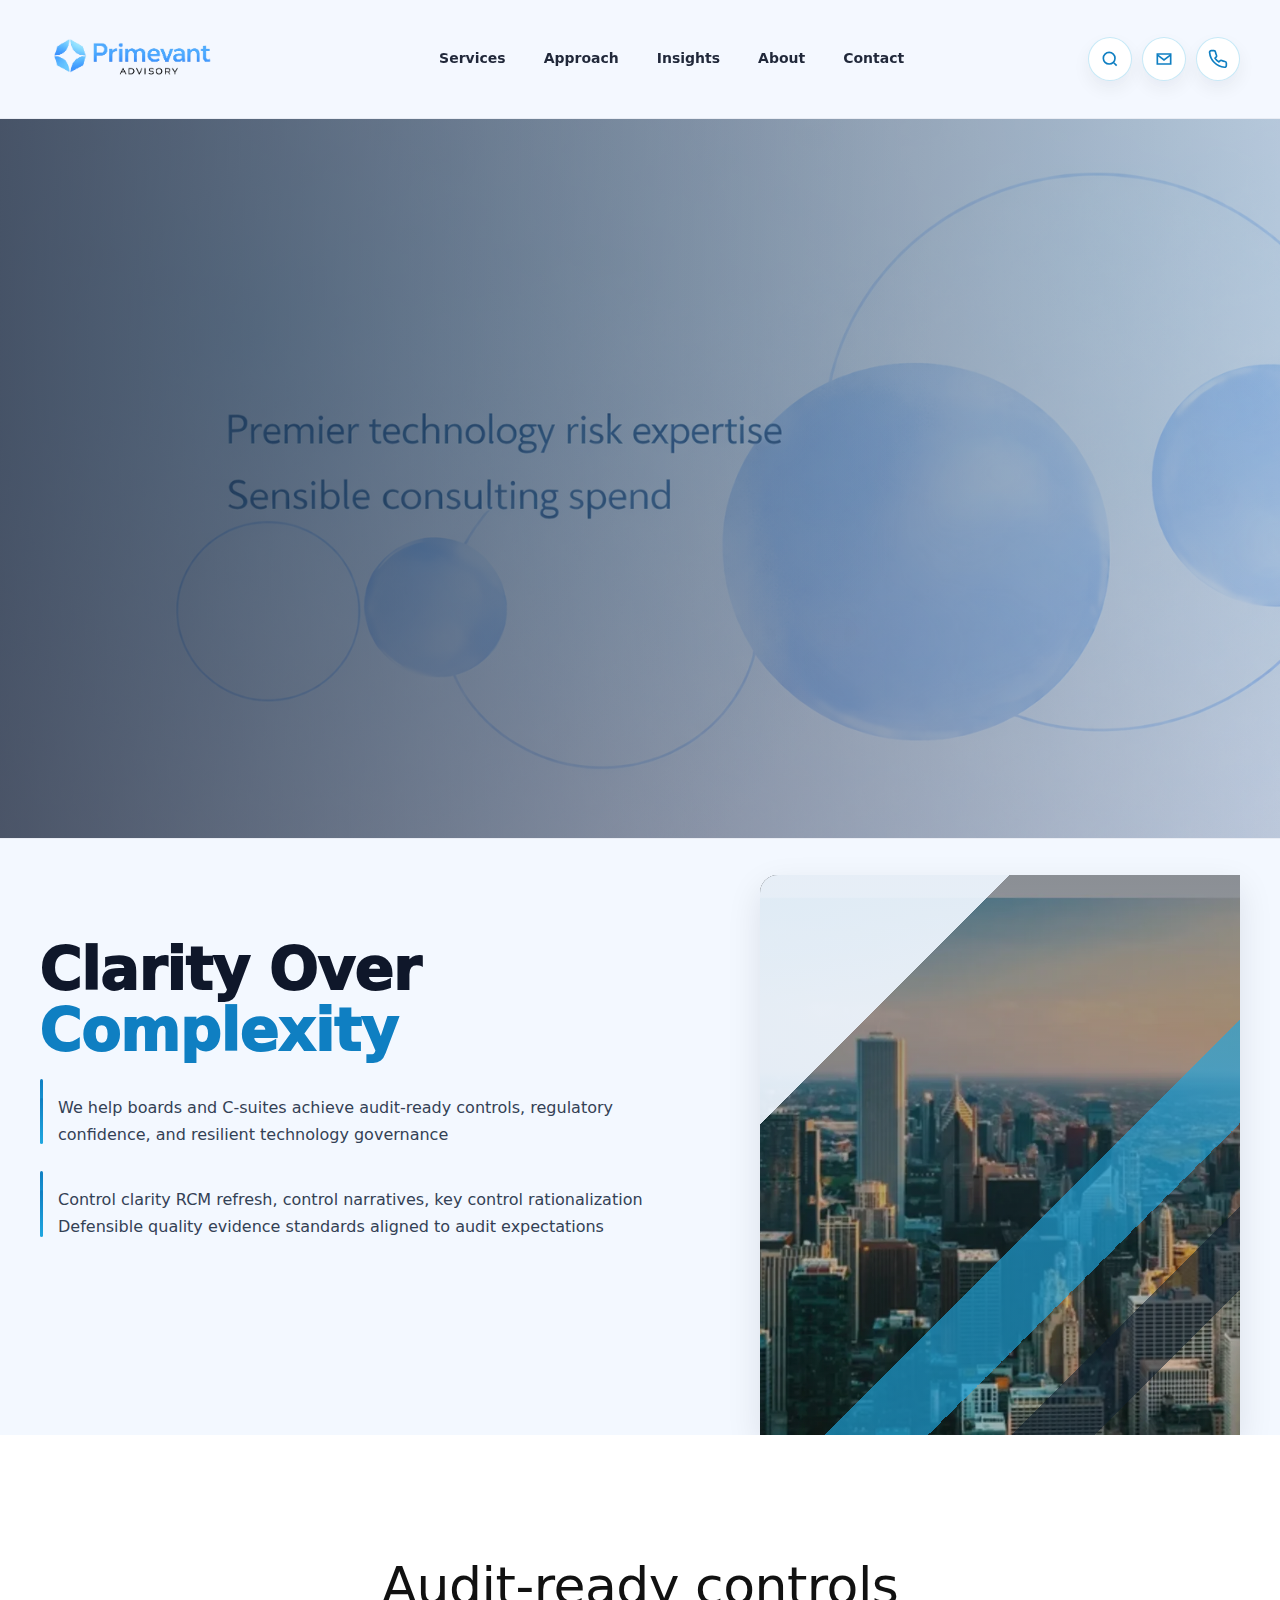
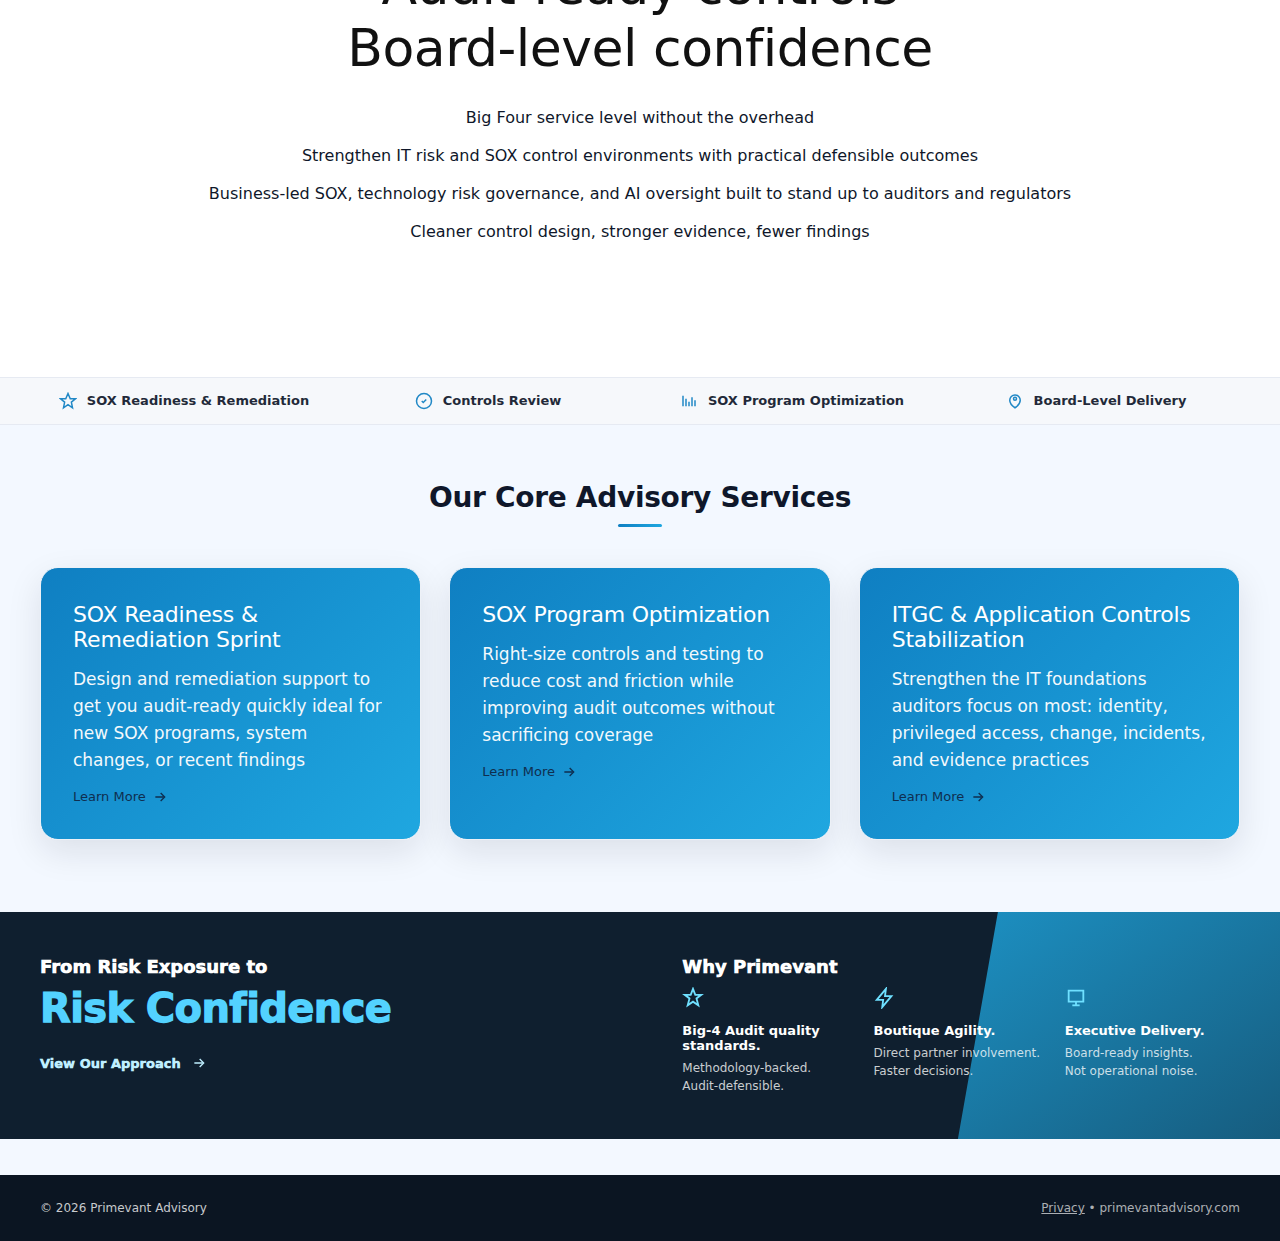
<file: index.html>
<!doctype html>
<html lang="en">
<head>
  <meta charset="utf-8"/>
  <meta name="viewport" content="width=device-width,initial-scale=1"/>
  <title>Primevant Advisory</title>
<!-- Favicon -->
  <link rel="icon" type="image/png" sizes="32x32" href="assets/favicon-32x32.png">
  <link rel="icon" type="image/png" sizes="16x16" href="assets/favicon-16x16.png">
  <link rel="apple-touch-icon" sizes="180x180" href="assets/apple-touch-icon.png">
  <link rel="icon" href="assets/favicon.ico">

  <link rel="stylesheet" href="styles.css"/>
</head>
<body>

<div class="drawer" id="drawer" aria-hidden="true">
  <div class="panel" role="dialog" aria-modal="true" aria-label="Menu">
    <button class="close" id="drawerClose" aria-label="Close menu">
      <svg viewBox="0 0 24 24" fill="none" stroke="currentColor" stroke-width="2">
        <path d="M6 6l12 12M18 6L6 18"/>
      </svg>
    </button>
    <a href="services.html">Services</a>
    <a href="approach.html">Approach</a>
    <a href="insights.html">Insights</a>
    <a href="about.html">About</a>
    <a href="contact.html">Contact</a>
    <a href="contact.html" style="background:linear-gradient(90deg,var(--blue2),var(--blue)); color:#fff; border-color:transparent;">
      Schedule a Consultation →
    </a>
  </div>
</div>

<div class="topbar">
  <div class="container nav">
    
    <a class="brand" href="index.html">
      <img src="assets/primevant-logo.png" 
           alt="Primevant Advisory Logo" 
           class="logo-img">
    </a>

    <nav class="navlinks">
      <a href="services.html">Services</a>
      <a href="approach.html">Approach</a>
      <a href="insights.html">Insights</a>
      <a href="about.html">About</a>
      <a href="contact.html">Contact</a>
    </nav>

    <div class="nav-cta">
      <button class="hamburger" id="hamburger" aria-label="Open menu">
        <svg viewBox="0 0 24 24" fill="none" stroke="currentColor" stroke-width="2">
          <path d="M4 7h16M4 12h16M4 17h16"/>
        </svg>
      </button>
      

  <!-- NEW: Search + Contact icons -->
  <div class="nav-tools">
    <button class="iconbtn" id="openSearch" type="button" aria-label="Search the site">
      <!-- magnifying glass -->
      <svg viewBox="0 0 24 24" fill="none" stroke="currentColor" stroke-width="2">
        <circle cx="11" cy="11" r="7"></circle>
        <path d="M20 20l-3.5-3.5"></path>
      </svg>
    </button>

    <!-- Mail icon (links to contact page) -->
    <a class="iconlink" href="contact.html#contact-form" aria-label="Email / contact">
      <svg viewBox="0 0 24 24" fill="none" stroke="currentColor" stroke-width="2">
        <path d="M4 6h16v12H4z"></path>
        <path d="M4 7l8 6 8-6"></path>
      </svg>
    </a>

    <!-- Phone icon (links to contact page) -->
    <a class="iconlink" href="contact.html#contact-form" aria-label="Phone / contact">
      <svg viewBox="0 0 24 24" fill="none" stroke="currentColor" stroke-width="2">
        <path d="M22 16.9v3a2 2 0 0 1-2.2 2c-9.6-.9-17-8.3-17.9-17.9A2 2 0 0 1 4 2h3a2 2 0 0 1 2 1.7c.2 1.3.6 2.6 1.2 3.8a2 2 0 0 1-.5 2.2L8.5 11a16 16 0 0 0 4.5 4.5l1.3-1.2a2 2 0 0 1 2.2-.5c1.2.6 2.5 1 3.8 1.2A2 2 0 0 1 22 16.9z"></path>
      </svg>
    </a>
  </div>
</div>
    </div>

  </div>
</div>


<!-- ✅ NEW: Full-width top hero band (adds above existing hero) -->
<section class="top-hero" aria-label="Top hero banner">
  <div class="top-hero__media" role="img" aria-label="Banner image"></div>
  <div class="top-hero__overlay" aria-hidden="true"></div>

  
  </div>
</section>


<header class="hero">
  <div class="container wrap">
    <div class="hero-grid">
      <div class="hero-left">
        <h1 class="hero-title">Clarity Over<br><span class="accent">Complexity</span></h1>
        <p class="hero-lead">
          
        </p><br>
        <p class="hero-lead">
          We help boards and C-suites achieve audit-ready controls,
          regulatory confidence, and resilient technology governance
        </p><br>
        <p class="hero-lead">
          
        </p><br>
        <p class="hero-lead">
          Control clarity RCM refresh, control narratives, key control rationalization          
          Defensible quality evidence standards aligned to audit expectations
        </p><br>
        
        
      </div>

      <!-- Uses SAFE gradients by default -->
<div class="hero-visual hasimg">
 <picture>
  <source srcset="assets/optimized/hero.webp" type="image/webp">
  <img src="assets/hero.jpg" alt="Executive technology advisory" />
</picture>
</div>    </div>
  </div>
</header>

<!-- Executive Statement Section -->
<section class="executive-statement">
  <div class="container">
    <div class="executive-statement__inner">
      <h2 class="executive-statement__headline">
        Audit-ready controls<br>
        Board-level confidence
      </h2>

      <p class="executive-statement__subtext">
        Big Four service level without the overhead<br> <br>
Strengthen IT risk and SOX control environments with practical defensible outcomes<br> <br>
Business-led SOX, technology risk governance, and AI oversight built to stand up to auditors and regulators <br> <br>
 Cleaner control design, stronger evidence, fewer findings

      </p>
    </div>
  </div>
</section>


<section class="trustbar" aria-label="Credentials">
  <div class="container row">
    <div class="trustitem">
      <svg class="trusticon" viewBox="0 0 24 24" fill="none" stroke="currentColor" stroke-width="2">
        <path d="M12 2l3 7h7l-5.5 4.5L18 21l-6-4-6 4 1.5-7.5L2 9h7l3-7z"/>
      </svg>
     SOX Readiness & Remediation
    </div>
    <div class="trustitem">
      <svg class="trusticon" viewBox="0 0 24 24" fill="none" stroke="currentColor" stroke-width="2">
        <path d="M9 12l2 2 4-4"/><path d="M12 2a10 10 0 100 20 10 10 0 000-20z"/>
      </svg>
    Controls Review
    </div>
    <div class="trustitem">
      <svg class="trusticon" viewBox="0 0 24 24" fill="none" stroke="currentColor" stroke-width="2">
        <path d="M4 19V5"/><path d="M8 19V9"/><path d="M12 19V13"/><path d="M16 19V7"/><path d="M20 19V11"/>
      </svg>
      SOX Program Optimization 
    </div>
    <div class="trustitem">
      <svg class="trusticon" viewBox="0 0 24 24" fill="none" stroke="currentColor" stroke-width="2">
        <path d="M12 21s7-4.5 7-10a7 7 0 10-14 0c0 5.5 7 10 7 10z"/>
        <path d="M12 11a2 2 0 100-4 2 2 0 000 4z"/>
      </svg>
      Board-Level Delivery

     </div>
  </div>
</section>

<section class="section center">
  <div class="container">
    <h2>Our Core Advisory Services</h2>
    <div class="underline"></div>

    <div class="cards">
      <a class="card" href="services.html#sox">
        <h3>SOX Readiness &amp; Remediation Sprint</h3>
        <p>Design and remediation support to get you audit-ready quickly ideal for new SOX programs, system changes, or recent findings</p>
        <div class="learn">Learn More
          <svg viewBox="0 0 24 24" fill="none" stroke="currentColor" stroke-width="2"><path d="M5 12h12M13 6l6 6-6 6"/></svg>
        </div>
      </a>

      <a class="card" href="services.html#itrisk">
        <h3>SOX Program Optimization</h3>
        <p>Right-size controls and testing to reduce cost and friction while improving audit outcomes without sacrificing coverage</p>
        <div class="learn">Learn More
          <svg viewBox="0 0 24 24" fill="none" stroke="currentColor" stroke-width="2"><path d="M5 12h12M13 6l6 6-6 6"/></svg>
        </div>
      </a>

      <a class="card" href="services.html#ai">
        <h3>ITGC &amp; Application Controls Stabilization</h3>
        <p>Strengthen the IT foundations auditors focus on most: identity, privileged access, change, incidents, and evidence practices</p>
        <div class="learn">Learn More
          <svg viewBox="0 0 24 24" fill="none" stroke="currentColor" stroke-width="2"><path d="M5 12h12M13 6l6 6-6 6"/></svg>
        </div>
      </a>
    </div>
  </div>
</section>

<section class="band">
  <div class="container wrap">
    <div>
      <h3>From Risk Exposure to</h3>
      <p class="big"><span class="accent">Risk Confidence</span></p>
      <a class="link" href="approach.html">View Our Approach
        <svg width="16" height="16" viewBox="0 0 24 24" fill="none" stroke="currentColor" stroke-width="2">
          <path d="M5 12h12M13 6l6 6-6 6"/>
        </svg>
      </a>
    </div>

    <div>
      <h3>Why Primevant</h3>
      <div class="reasons">
        <div class="reason">
          <svg class="ricon" viewBox="0 0 24 24" fill="none" stroke="currentColor" stroke-width="2">
            <path d="M12 2l2.5 6.5H21l-5.2 4 2 7.5-5.8-4-5.8 4 2-7.5-5.2-4h6.5L12 2z"/>
          </svg>
          <strong>Big-4 Audit quality standards.</strong>
          <p>Methodology-backed.<br>Audit-defensible.</p>
        </div>
        <div class="reason">
          <svg class="ricon" viewBox="0 0 24 24" fill="none" stroke="currentColor" stroke-width="2">
            <path d="M13 2L3 14h7l-1 8 10-12h-7l1-8z"/>
          </svg>
          <strong>Boutique Agility.</strong>
          <p>Direct partner involvement.<br>Faster decisions.</p>
        </div>
        <div class="reason">
          <svg class="ricon" viewBox="0 0 24 24" fill="none" stroke="currentColor" stroke-width="2">
            <path d="M4 4h16v12H4z"/><path d="M8 20h8"/><path d="M12 16v4"/>
          </svg>
          <strong>Executive Delivery.</strong>
          <p>Board-ready insights.<br>Not operational noise.</p>
        </div>
      </div>
    </div>
  </div>
</section>

<footer>
  <div class="container" style="display:flex;justify-content:space-between;gap:12px;flex-wrap:wrap;">
    <div>© <span id="year"></span> Primevant Advisory</div>
   <div style="opacity:.85;">
  <a href="privacy.html" style="color:inherit; text-decoration:underline;">Privacy</a> • primevantadvisory.com
</div>
</footer>

<!-- Search Modal -->
<div class="searchmodal" id="searchModal" aria-hidden="true">
  <div class="searchbackdrop" id="searchClose"></div>

  <div class="searchpanel" role="dialog" aria-modal="true" aria-label="Site search">
    <div class="searchtop">
      <div class="searchtitle">Search</div>

      <button class="iconbtn" id="closeSearch" type="button" aria-label="Close search">
        <svg viewBox="0 0 24 24" fill="none" stroke="currentColor" stroke-width="2">
          <path d="M6 6l12 12M18 6L6 18"></path>
        </svg>
      </button>
    </div>

    <input
      class="searchinput"
      id="searchInput"
      type="search"
      placeholder="Search services, approach, SOX, ITGC, AI…"
      autocomplete="off"
    />

    <div class="searchhint">Tip: press <b>Esc</b> to close • <b>Enter</b> to open first result</div>

    <div class="searchresults" id="searchResults" aria-live="polite"></div>
  </div>
</div>

<script src="assets/app.js"></script>
</body>
</html>
</file>
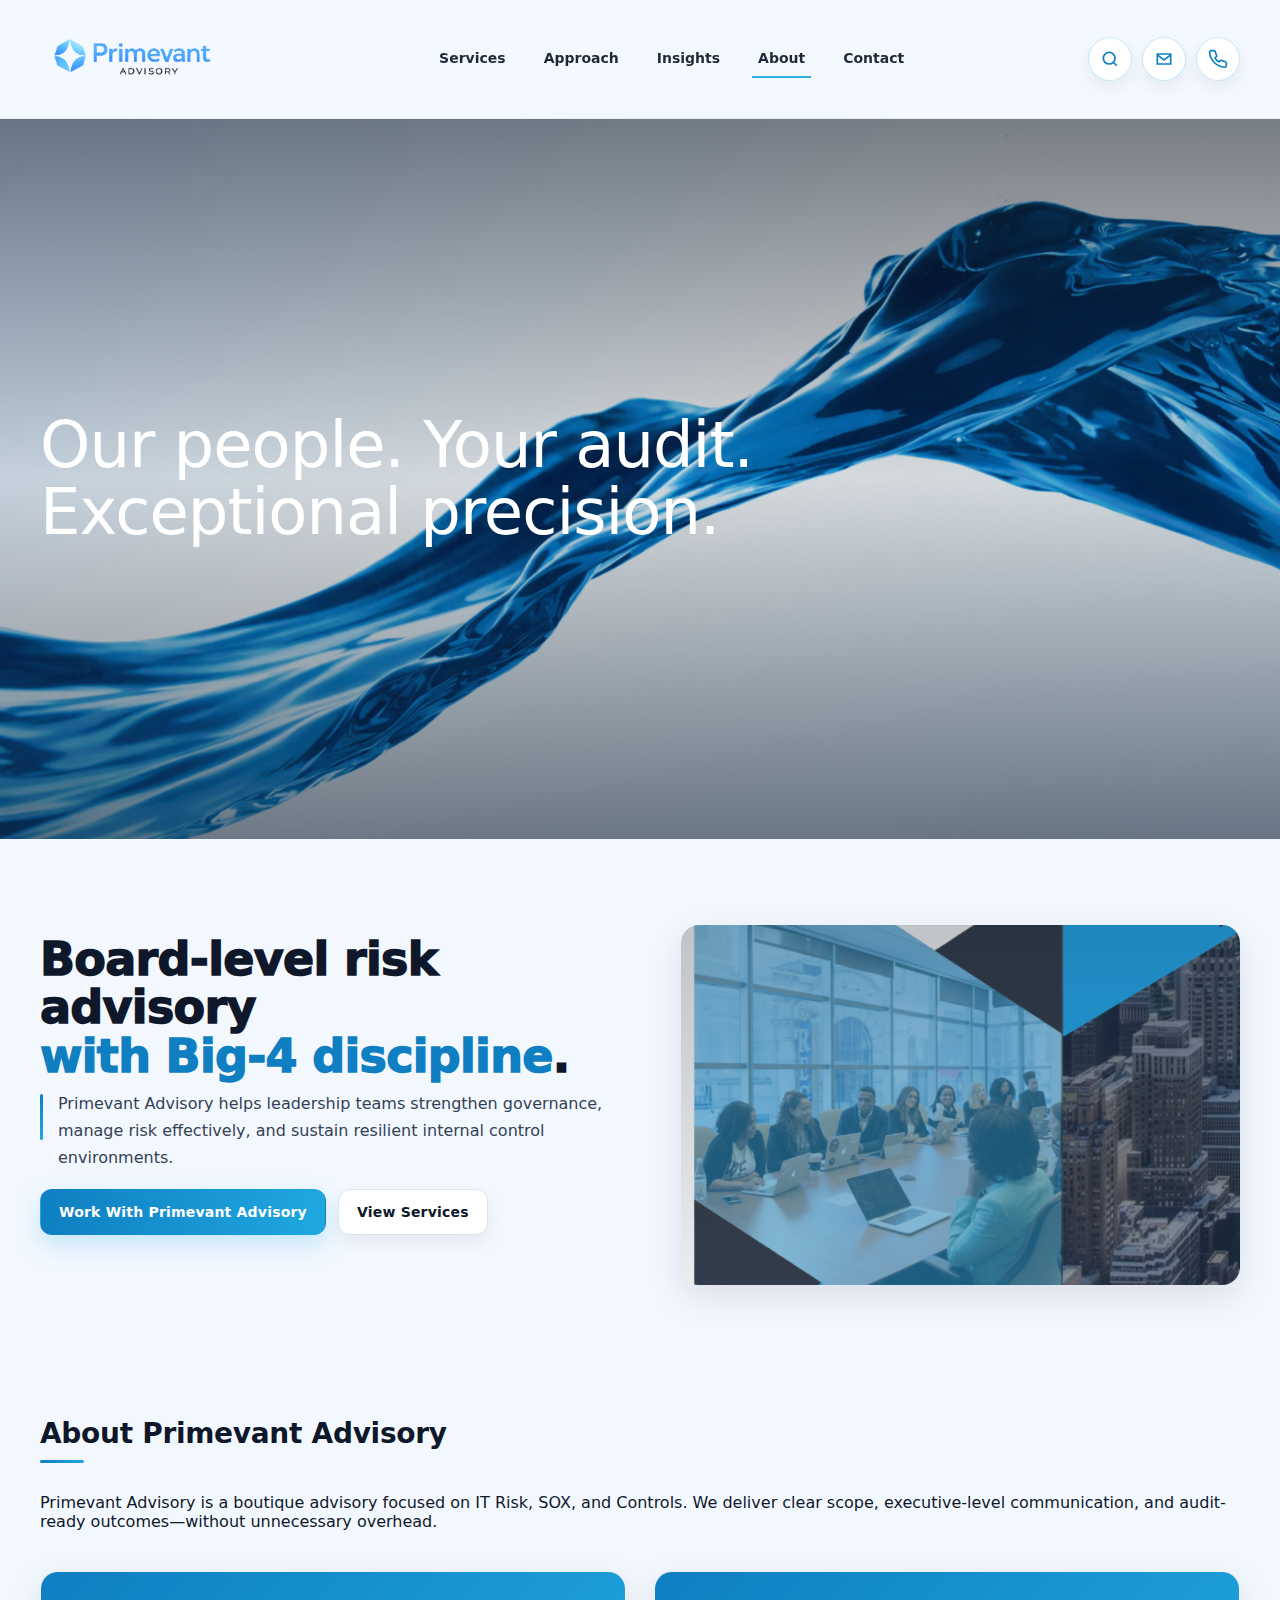
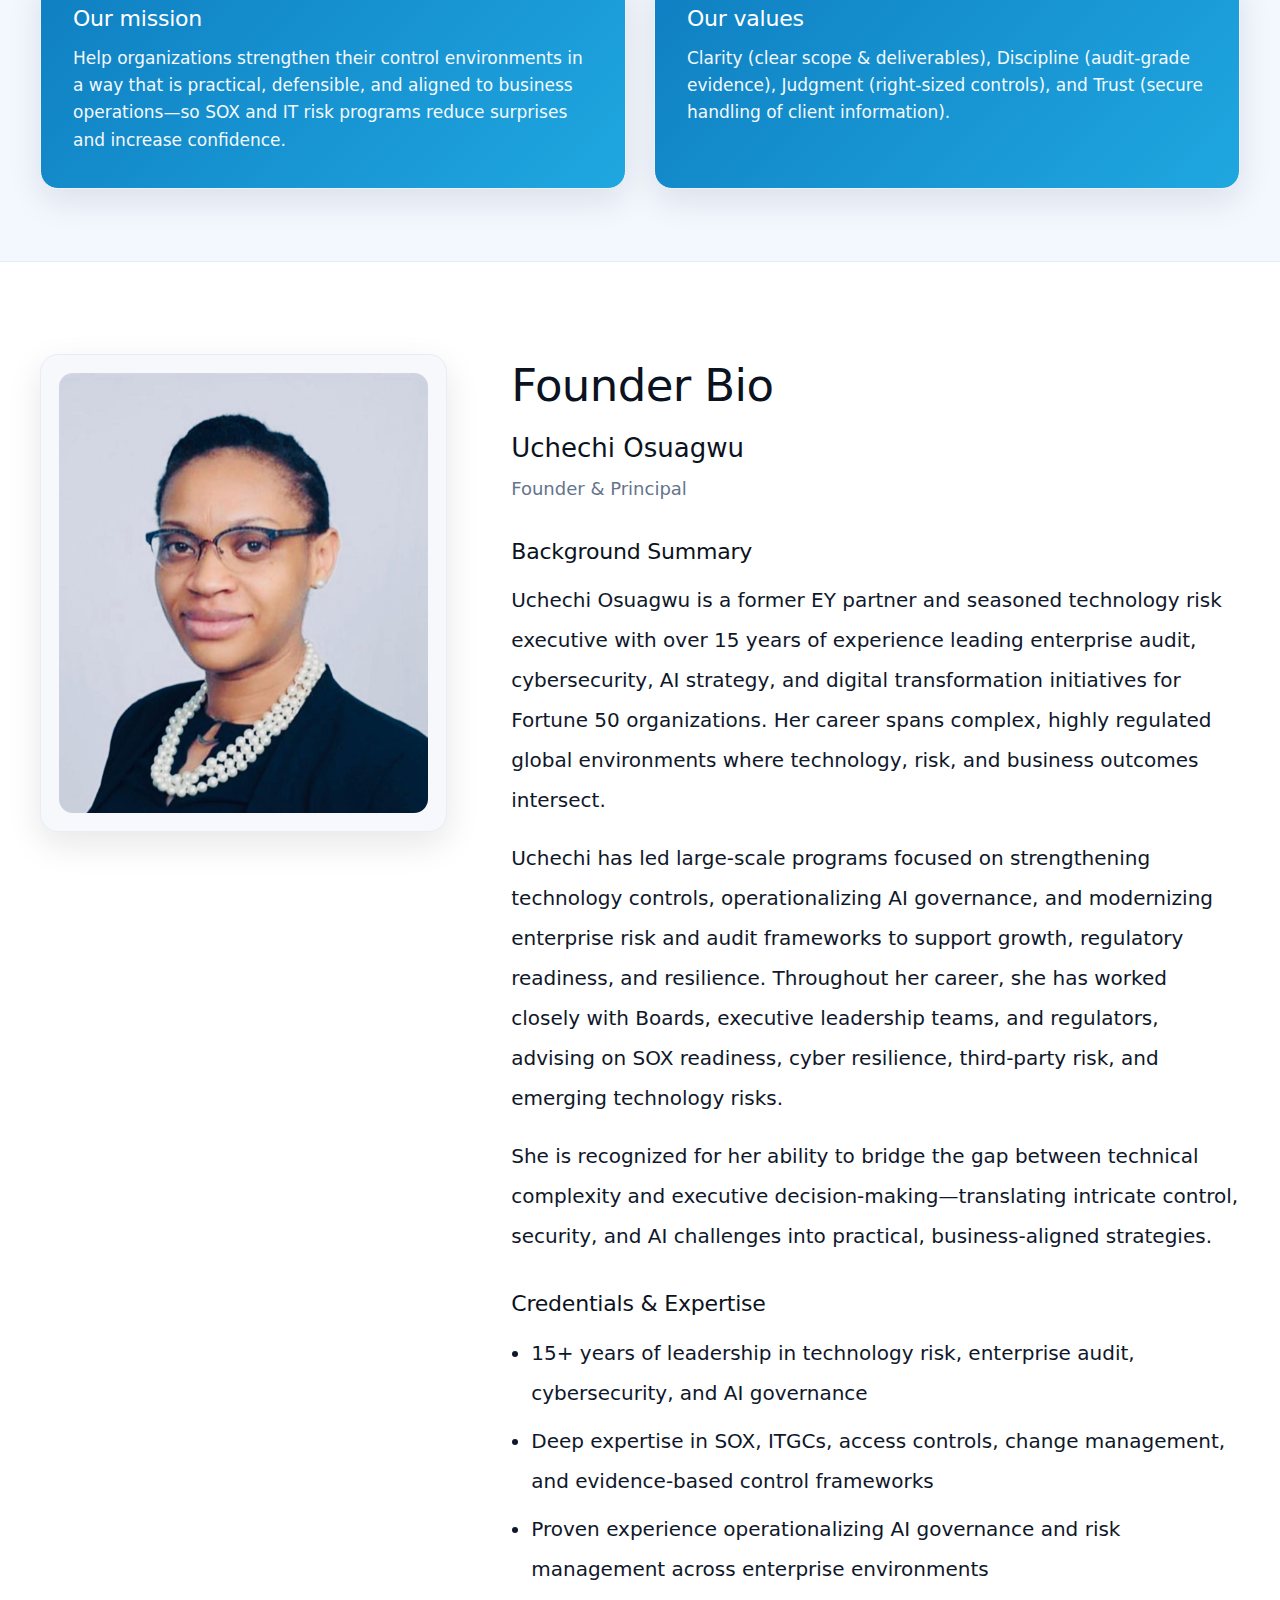
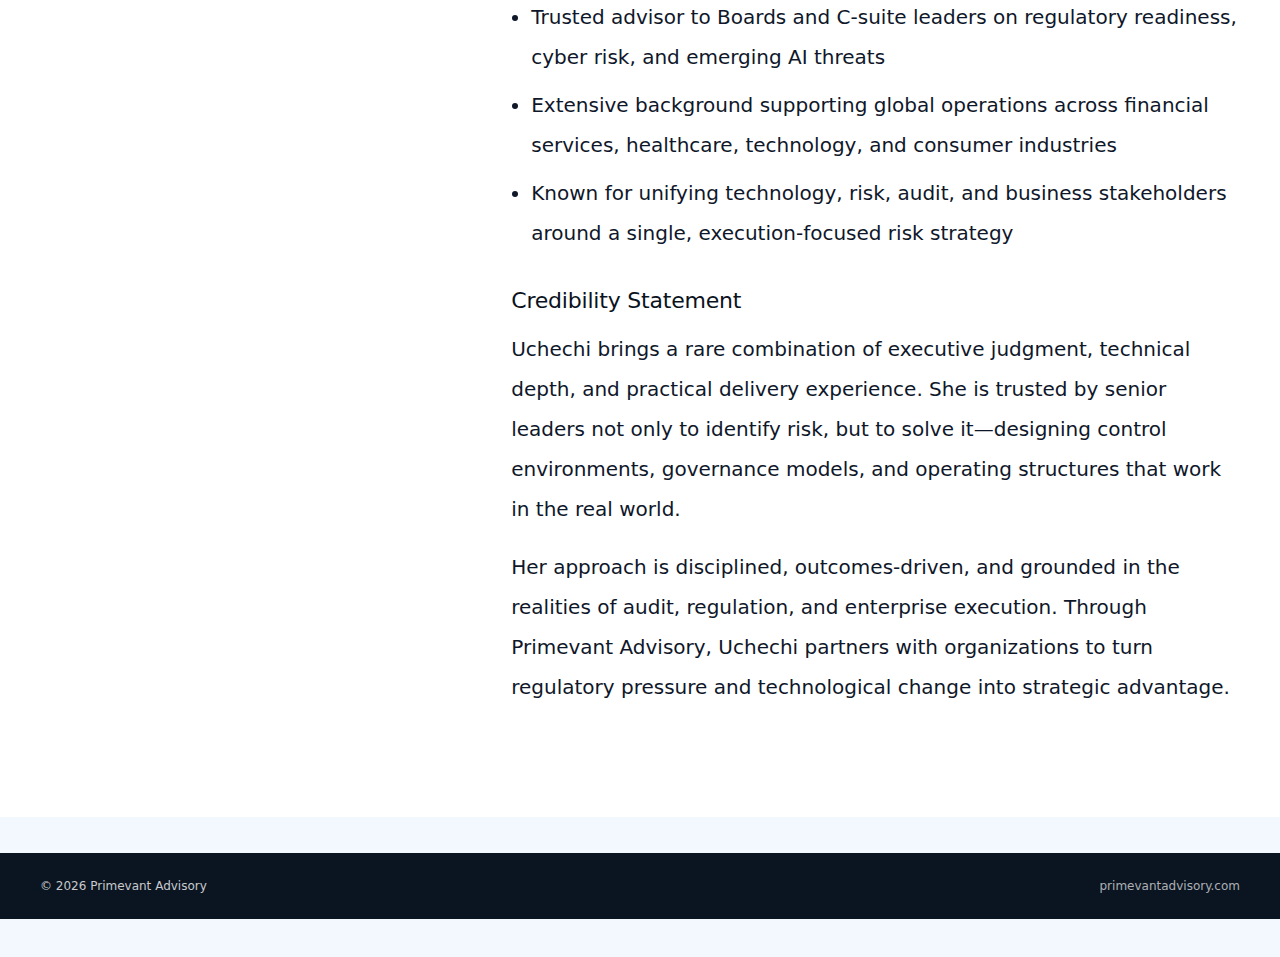
<file: about.html>
<!doctype html>
<html lang="en">
<head>
  <meta charset="utf-8"/>
  <meta name="viewport" content="width=device-width,initial-scale=1"/>
  <title>About – Primevant Advisory</title>
  <link rel="stylesheet" href="styles.css"/>
</head>
<body>

<div class="drawer" id="drawer" aria-hidden="true">
  <div class="panel" role="dialog" aria-modal="true" aria-label="Menu">
    <button class="close" id="drawerClose" aria-label="Close menu">
      <svg viewBox="0 0 24 24" fill="none" stroke="currentColor" stroke-width="2"><path d="M6 6l12 12M18 6L6 18"/></svg>
    </button>
    <a href="services.html">Services</a>
    <a href="approach.html">Approach</a>
    <a href="insights.html">Insights</a>
    <a href="about.html">About</a>
    <a href="contact.html">Contact</a>
    <a href="contact.html" style="background:linear-gradient(90deg,var(--blue2),var(--blue)); color:#fff; border-color:transparent;">
      Schedule a Consultation →
    </a>
  </div>
</div>

<div class="topbar">
  <div class="container nav">
    
    <a class="brand" href="index.html">
      <img src="assets/primevant-logo.png" 
           alt="Primevant Advisory Logo" 
           class="logo-img">
    </a>

    <nav class="navlinks">
      <a href="services.html">Services</a>
      <a href="approach.html">Approach</a>
      <a href="insights.html">Insights</a>
      <a href="about.html">About</a>
      <a href="contact.html">Contact</a>
    </nav>

    <div class="nav-cta">
      <button class="hamburger" id="hamburger" aria-label="Open menu">
        <svg viewBox="0 0 24 24" fill="none" stroke="currentColor" stroke-width="2">
          <path d="M4 7h16M4 12h16M4 17h16"/>
        </svg>
      </button>
      <div class="nav-cta">
  <button class="hamburger" id="hamburger" aria-label="Open menu">
    <svg viewBox="0 0 24 24" fill="none" stroke="currentColor" stroke-width="2">
      <path d="M4 7h16M4 12h16M4 17h16"/>
    </svg>
  </button>

  <!-- NEW: Search + Contact icons -->
  <div class="nav-tools">
    <button class="iconbtn" id="openSearch" type="button" aria-label="Search the site">
      <!-- magnifying glass -->
      <svg viewBox="0 0 24 24" fill="none" stroke="currentColor" stroke-width="2">
        <circle cx="11" cy="11" r="7"></circle>
        <path d="M20 20l-3.5-3.5"></path>
      </svg>
    </button>

    <!-- Mail icon (links to contact page) -->
    <a class="iconlink" href="contact.html#contact-form" aria-label="Email / contact">
      <svg viewBox="0 0 24 24" fill="none" stroke="currentColor" stroke-width="2">
        <path d="M4 6h16v12H4z"></path>
        <path d="M4 7l8 6 8-6"></path>
      </svg>
    </a>

    <!-- Phone icon (links to contact page) -->
    <a class="iconlink" href="contact.html#contact-form" aria-label="Phone / contact">
      <svg viewBox="0 0 24 24" fill="none" stroke="currentColor" stroke-width="2">
        <path d="M22 16.9v3a2 2 0 0 1-2.2 2c-9.6-.9-17-8.3-17.9-17.9A2 2 0 0 1 4 2h3a2 2 0 0 1 2 1.7c.2 1.3.6 2.6 1.2 3.8a2 2 0 0 1-.5 2.2L8.5 11a16 16 0 0 0 4.5 4.5l1.3-1.2a2 2 0 0 1 2.2-.5c1.2.6 2.5 1 3.8 1.2A2 2 0 0 1 22 16.9z"></path>
      </svg>
    </a>
  </div>
</div>
    </div>

  </div>
</div>

</div>
</div>

<!-- ABOUT TOP HERO (80% height) -->
<section class="about-tophero" aria-label="About Primevant">
  <img class="about-tophero__img" src="assets/about-hero.jpg" alt="Primevant advisory background">
  <div class="about-tophero__overlay"></div>

  <div class="container about-tophero__content">
    <div class="about-tophero__title">
      Our people. Your audit. Exceptional precision.
    </div>
  </div>
</section>

<header class="page-hero">

<header class="page-hero">
  <div class="container">
    <div class="breadcrumb"></div>

    <div class="page-hero grid" style="padding-top:18px;">
      <div>
        <h1 class="h1">Board-level risk advisory<br><span style="color:var(--blue2)">with Big-4 discipline</span>.</h1>
        <p class="lead">Primevant Advisory helps leadership teams strengthen governance, manage risk effectively, and sustain resilient internal control environments.</p>
        <div style="display:flex;gap:12px;margin-top:18px;flex-wrap:wrap;">
          <a class="btn btn-primary" href="contact.html">Work With Primevant Advisory</a>
          <a class="btn btn-ghost" href="services.html">View Services</a>
        </div>
      </div>

      <div class="panel-visual hasimg">
  <img class="panel-img" src="assets/about-page-hero.jpg" alt="Primevant advisory leadership">
  <div class="panel-overlay" aria-hidden="true"></div>
</div>
</header>

<section class="section">
  <div class="container">
    <h2>About Primevant Advisory</h2>
    <div class="underline" style="margin-left:0;"></div>
    <p>Primevant Advisory is a boutique advisory focused on IT Risk, SOX, and Controls. We deliver clear scope, executive-level communication, and audit-ready outcomes—without unnecessary overhead.</p>

    <div class="cards">
      <div class="card"><h3>Our mission</h3><p>Help organizations strengthen their control environments in a way that is practical, defensible, and aligned to business operations—so SOX and IT risk programs reduce surprises and increase confidence.</p></div>
      <div class="card"><h3>Our values</h3><p>Clarity (clear scope & deliverables), Discipline (audit-grade evidence), Judgment (right-sized controls), and Trust (secure handling of client information).</p></div>
    </div>
  </div>
</section>

<section class="founder-bio" id="founder">
  <div class="container">
    <div class="founder-grid">

      <!-- Left: Photo card -->
      <div class="founder-card">
        <!-- Replace the src with your actual headshot file -->
        <img class="founder-photo" src="assets/founder.jpg" alt="Uchechi Osuagwu headshot" />
      </div>

      <!-- Right: Content -->
      <div class="founder-content">
        <h2 class="founder-title">Founder Bio</h2>

        <div class="founder-name">Uchechi Osuagwu</div>
        <div class="founder-role">Founder &amp; Principal</div>

        <h3 class="founder-subtitle">Background Summary</h3>

        <p class="founder-text">
          Uchechi Osuagwu is a former EY partner and seasoned technology risk executive with over 15 years of experience
          leading enterprise audit, cybersecurity, AI strategy, and digital transformation initiatives for Fortune 50
          organizations. Her career spans complex, highly regulated global environments where technology, risk, and
          business outcomes intersect.
        </p>

        <p class="founder-text">
          Uchechi has led large-scale programs focused on strengthening technology controls, operationalizing AI
          governance, and modernizing enterprise risk and audit frameworks to support growth, regulatory readiness, and
          resilience. Throughout her career, she has worked closely with Boards, executive leadership teams, and
          regulators, advising on SOX readiness, cyber resilience, third-party risk, and emerging technology risks.
        </p>

        <p class="founder-text">
          She is recognized for her ability to bridge the gap between technical complexity and executive
          decision-making—translating intricate control, security, and AI challenges into practical, business-aligned
          strategies.
        </p>

        <h3 class="founder-subtitle">Credentials &amp; Expertise</h3>
        <ul class="founder-list">
          <li>15+ years of leadership in technology risk, enterprise audit, cybersecurity, and AI governance</li>
          <li>Deep expertise in SOX, ITGCs, access controls, change management, and evidence-based control frameworks</li>
          <li>Proven experience operationalizing AI governance and risk management across enterprise environments</li>
          <li>Trusted advisor to Boards and C-suite leaders on regulatory readiness, cyber risk, and emerging AI threats</li>
          <li>Extensive background supporting global operations across financial services, healthcare, technology, and consumer industries</li>
          <li>Known for unifying technology, risk, audit, and business stakeholders around a single, execution-focused risk strategy</li>
        </ul>

        <h3 class="founder-subtitle">Credibility Statement</h3>
        <p class="founder-text">
          Uchechi brings a rare combination of executive judgment, technical depth, and practical delivery experience.
          She is trusted by senior leaders not only to identify risk, but to solve it—designing control environments,
          governance models, and operating structures that work in the real world.
        </p>

        <p class="founder-text">
          Her approach is disciplined, outcomes-driven, and grounded in the realities of audit, regulation, and
          enterprise execution. Through Primevant Advisory, Uchechi partners with organizations to turn regulatory pressure and
          technological change into strategic advantage.
        </p>
      </div>

    </div>
  </div>
</section>


<footer>
  <div class="container" style="display:flex;justify-content:space-between;gap:12px;flex-wrap:wrap;">
    <div>© <span id="year"></span> Primevant Advisory</div>
    <div style="opacity:.85;">primevantadvisory.com</div>
  </div>
</footer>

<!-- Search Modal -->
<div class="searchmodal" id="searchModal" aria-hidden="true">
  <div class="searchbackdrop" id="searchClose"></div>

  <div class="searchpanel" role="dialog" aria-modal="true" aria-label="Site search">
    <div class="searchtop">
      <div class="searchtitle">Search</div>

      <button class="iconbtn" id="closeSearch" type="button" aria-label="Close search">
        <svg viewBox="0 0 24 24" fill="none" stroke="currentColor" stroke-width="2">
          <path d="M6 6l12 12M18 6L6 18"></path>
        </svg>
      </button>
    </div>

    <input
      class="searchinput"
      id="searchInput"
      type="search"
      placeholder="Search services, approach, SOX, ITGC, AI…"
      autocomplete="off"
    />

    <div class="searchhint">Tip: press <b>Esc</b> to close • <b>Enter</b> to open first result</div>

    <div class="searchresults" id="searchResults" aria-live="polite"></div>
  </div>
</div>

<script src="assets/app.js"></script>
</body>
</html>
</file>
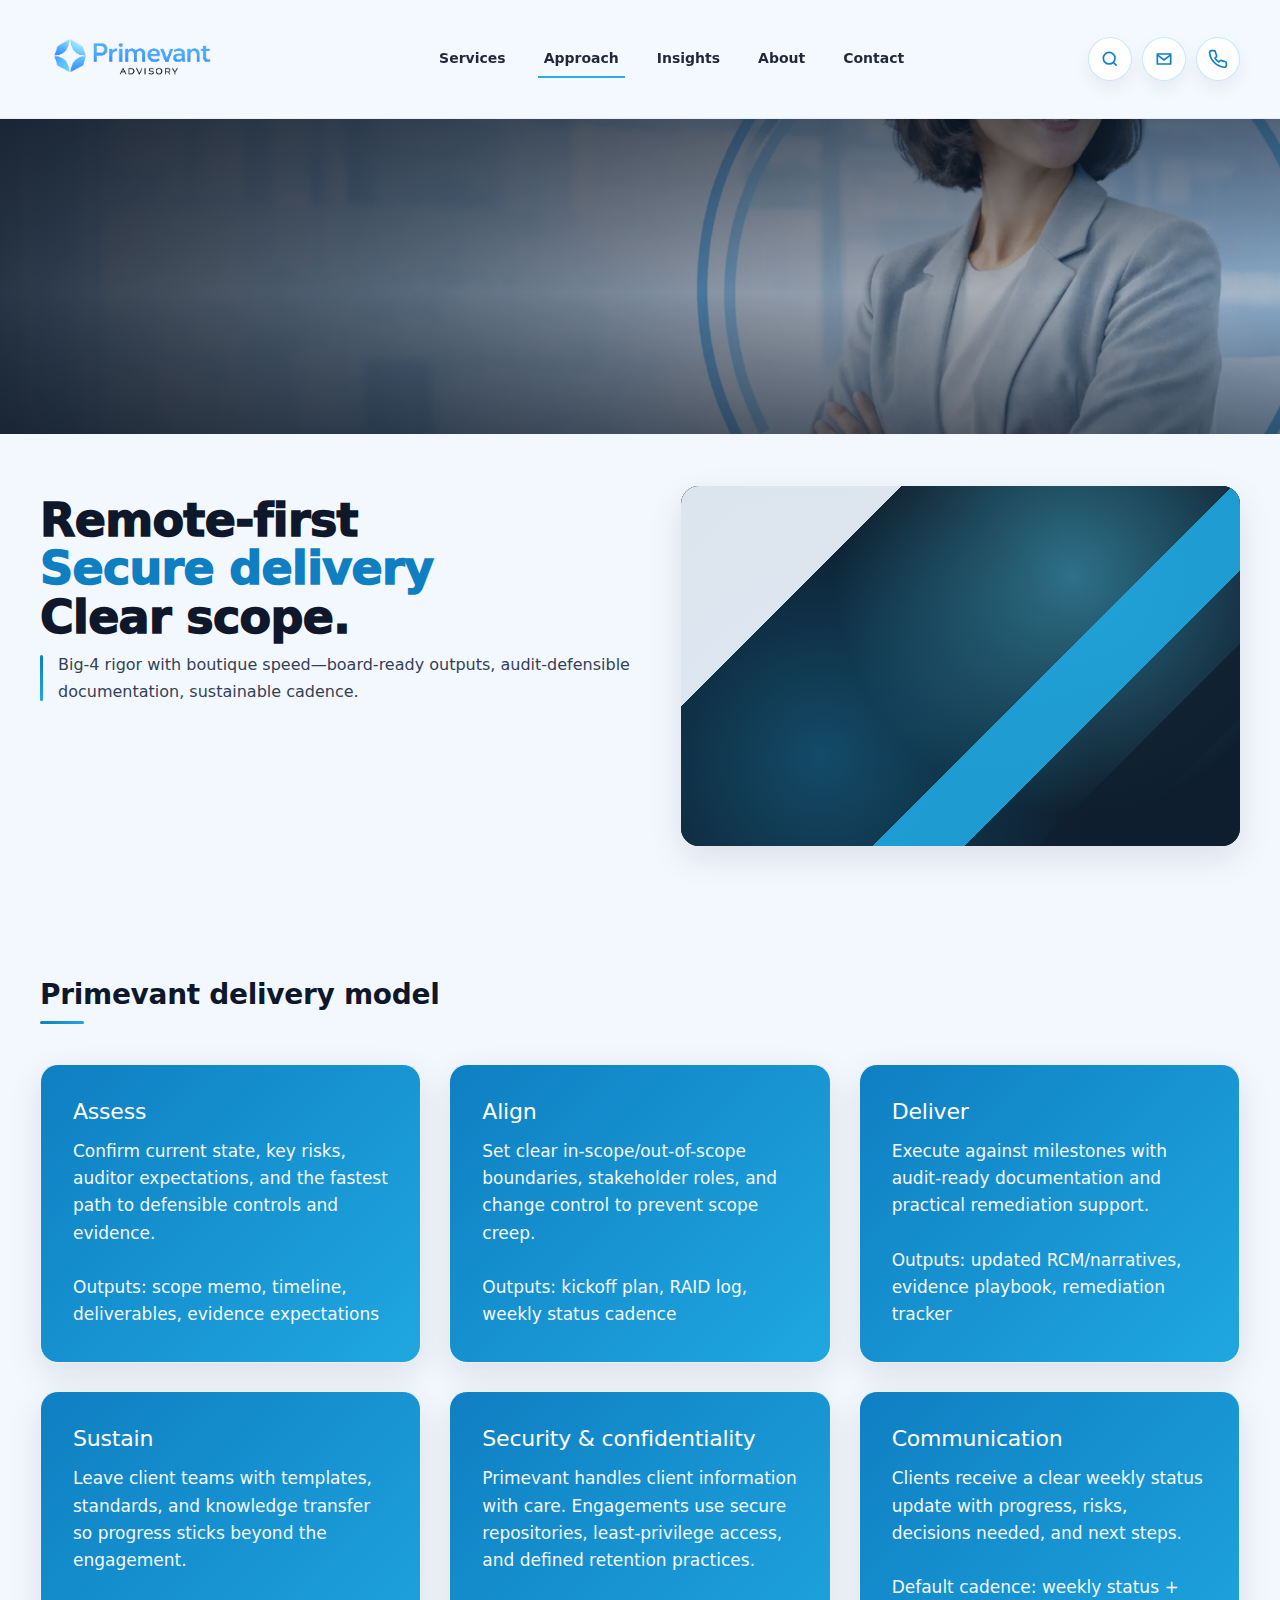
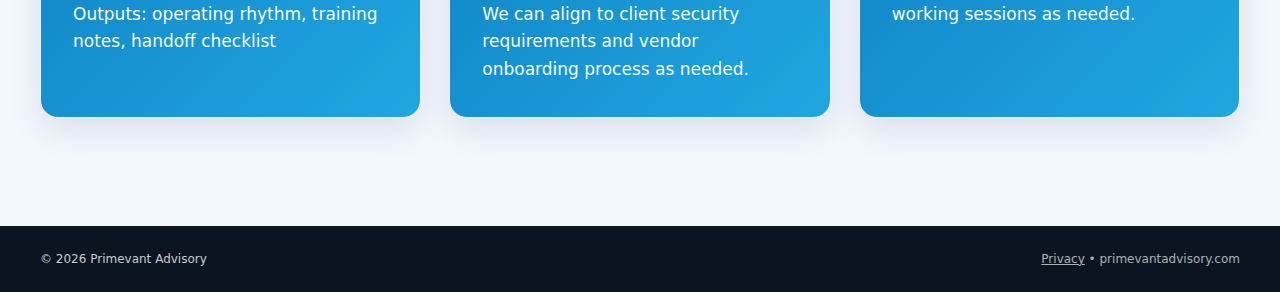
<file: approach.html>
<!doctype html>
<html lang="en">
<head>
  <meta charset="utf-8"/>
  <meta name="viewport" content="width=device-width,initial-scale=1"/>
  <title>Approach – Primevant Advisory</title>
  <link rel="stylesheet" href="styles.css"/>
</head>
<body>

<div class="drawer" id="drawer" aria-hidden="true">
  <div class="panel" role="dialog" aria-modal="true" aria-label="Menu">
    <button class="close" id="drawerClose" aria-label="Close menu">
      <svg viewBox="0 0 24 24" fill="none" stroke="currentColor" stroke-width="2"><path d="M6 6l12 12M18 6L6 18"/></svg>
    </button>
    <a href="services.html">Services</a>
    <a href="approach.html">Approach</a>
    <a href="insights.html">Insights</a>
    <a href="about.html">About</a>
    <a href="contact.html">Contact</a>
    <a href="contact.html" style="background:linear-gradient(90deg,var(--blue2),var(--blue)); color:#fff; border-color:transparent;">
      Schedule a Consultation →
    </a>
  </div>
</div>

<div class="topbar">
  <div class="container nav">
    
    <a class="brand" href="index.html">
      <img src="assets/primevant-logo.png" 
           alt="Primevant Advisory Logo" 
           class="logo-img">
    </a>

    <nav class="navlinks">
      <a href="services.html">Services</a>
      <a href="approach.html">Approach</a>
      <a href="insights.html">Insights</a>
      <a href="about.html">About</a>
      <a href="contact.html">Contact</a>
    </nav>

    <div class="nav-cta">
      <button class="hamburger" id="hamburger" aria-label="Open menu">
        <svg viewBox="0 0 24 24" fill="none" stroke="currentColor" stroke-width="2">
          <path d="M4 7h16M4 12h16M4 17h16"/>
        </svg>
      </button>
      

  <!-- NEW: Search + Contact icons -->
  <div class="nav-tools">
    <button class="iconbtn" id="openSearch" type="button" aria-label="Search the site">
      <!-- magnifying glass -->
      <svg viewBox="0 0 24 24" fill="none" stroke="currentColor" stroke-width="2">
        <circle cx="11" cy="11" r="7"></circle>
        <path d="M20 20l-3.5-3.5"></path>
      </svg>
    </button>

    <!-- Mail icon (links to contact page) -->
    <a class="iconlink" href="contact.html#contact-form" aria-label="Email / contact">
      <svg viewBox="0 0 24 24" fill="none" stroke="currentColor" stroke-width="2">
        <path d="M4 6h16v12H4z"></path>
        <path d="M4 7l8 6 8-6"></path>
      </svg>
    </a>

    <!-- Phone icon (links to contact page) -->
    <a class="iconlink" href="contact.html#contact-form" aria-label="Phone / contact">
      <svg viewBox="0 0 24 24" fill="none" stroke="currentColor" stroke-width="2">
        <path d="M22 16.9v3a2 2 0 0 1-2.2 2c-9.6-.9-17-8.3-17.9-17.9A2 2 0 0 1 4 2h3a2 2 0 0 1 2 1.7c.2 1.3.6 2.6 1.2 3.8a2 2 0 0 1-.5 2.2L8.5 11a16 16 0 0 0 4.5 4.5l1.3-1.2a2 2 0 0 1 2.2-.5c1.2.6 2.5 1 3.8 1.2A2 2 0 0 1 22 16.9z"></path>
      </svg>
    </a>
  </div>
</div>
    </div>

  </div>
</div>

</div>
</div>

<!-- TOP HERO BANNER (Approach) -->
<section class="appr-banner" aria-label="Approach top banner">
<picture>
  <source srcset="assets/optimized/approach-banner.webp" type="image/webp">
  <img class="appr-banner__img" src="assets/approach-banner.jpg" alt="Primevant approach banner">
</picture>  <div class="appr-banner__overlay" aria-hidden="true"></div>

  <div class="container appr-banner__content">
  </div>
</section>

<header class="page-hero">
  <div class="container">
    <div class="breadcrumb"> </div>

    <div class="page-hero grid" style="padding-top:18px;">
      <div>
        <h1 class="h1">Remote-first<br><span style="color:var(--blue2)">Secure delivery<br></span>Clear scope.</h1>
        <p class="lead">Big-4 rigor with boutique speed—board-ready outputs, audit-defensible documentation, sustainable cadence.</p>
        <div style="display:flex;gap:12px;margin-top:18px;flex-wrap:wrap;">
        </div>
      </div>   


      <div class="panel-visual" aria-hidden="true"></div>
    </div>
  </div>
</header>

<section class="section">
  <div class="container">
    <h2>Primevant delivery model</h2>
    <div class="underline" style="margin-left:0;"></div>

    <div class="cards">
      <div class="card"><h3>Assess</h3><p>Confirm current state, key risks, auditor expectations, and the fastest path to defensible controls and evidence.<br> <br>Outputs: scope memo, timeline, deliverables, evidence expectations</p></div>
      <div class="card"><h3>Align</h3><p>Set clear in-scope/out-of-scope boundaries, stakeholder roles, and change control to prevent scope creep.<br> <br> Outputs: kickoff plan, RAID log, weekly status cadence</p></div>
      <div class="card"><h3>Deliver</h3><p>Execute against milestones with audit-ready documentation and practical remediation support.<br> <br>Outputs: updated RCM/narratives, evidence playbook, remediation tracker</p></div>
      <div class="card"><h3>Sustain</h3><p>Leave client teams with templates, standards, and knowledge transfer so progress sticks beyond the engagement.<br> <br>Outputs: operating rhythm, training notes, handoff checklist</p></div>
      <div class="card"><h3>Security & confidentiality</h3><p>Primevant handles client information with care. Engagements use secure repositories, least-privilege access, and defined retention practices.<br> <br>We can align to client security requirements and vendor onboarding process as needed.</p></div>
      <div class="card"><h3>Communication</h3><p> Clients receive a clear weekly status update with progress, risks, decisions needed, and next steps.<br> <br> Default cadence: weekly status + working sessions as needed. </p></div>
    </div>
  </div>
</section>

<footer>
  <div class="container" style="display:flex;justify-content:space-between;gap:12px;flex-wrap:wrap;">
    <div>© <span id="year"></span> Primevant Advisory</div>
    <div style="opacity:.85;">
  <a href="privacy.html" style="color:inherit; text-decoration:underline;">Privacy</a> • primevantadvisory.com
</div>
</footer>

<!-- Search Modal -->
<div class="searchmodal" id="searchModal" aria-hidden="true">
  <div class="searchbackdrop" id="searchClose"></div>

  <div class="searchpanel" role="dialog" aria-modal="true" aria-label="Site search">
    <div class="searchtop">
      <div class="searchtitle">Search</div>

      <button class="iconbtn" id="closeSearch" type="button" aria-label="Close search">
        <svg viewBox="0 0 24 24" fill="none" stroke="currentColor" stroke-width="2">
          <path d="M6 6l12 12M18 6L6 18"></path>
        </svg>
      </button>
    </div>

    <input
      class="searchinput"
      id="searchInput"
      type="search"
      placeholder="Search services, approach, SOX, ITGC, AI…"
      autocomplete="off"
    />

    <div class="searchhint">Tip: press <b>Esc</b> to close • <b>Enter</b> to open first result</div>

    <div class="searchresults" id="searchResults" aria-live="polite"></div>
  </div>
</div>

<script src="assets/app.js"></script>
</body>
</html>
</file>
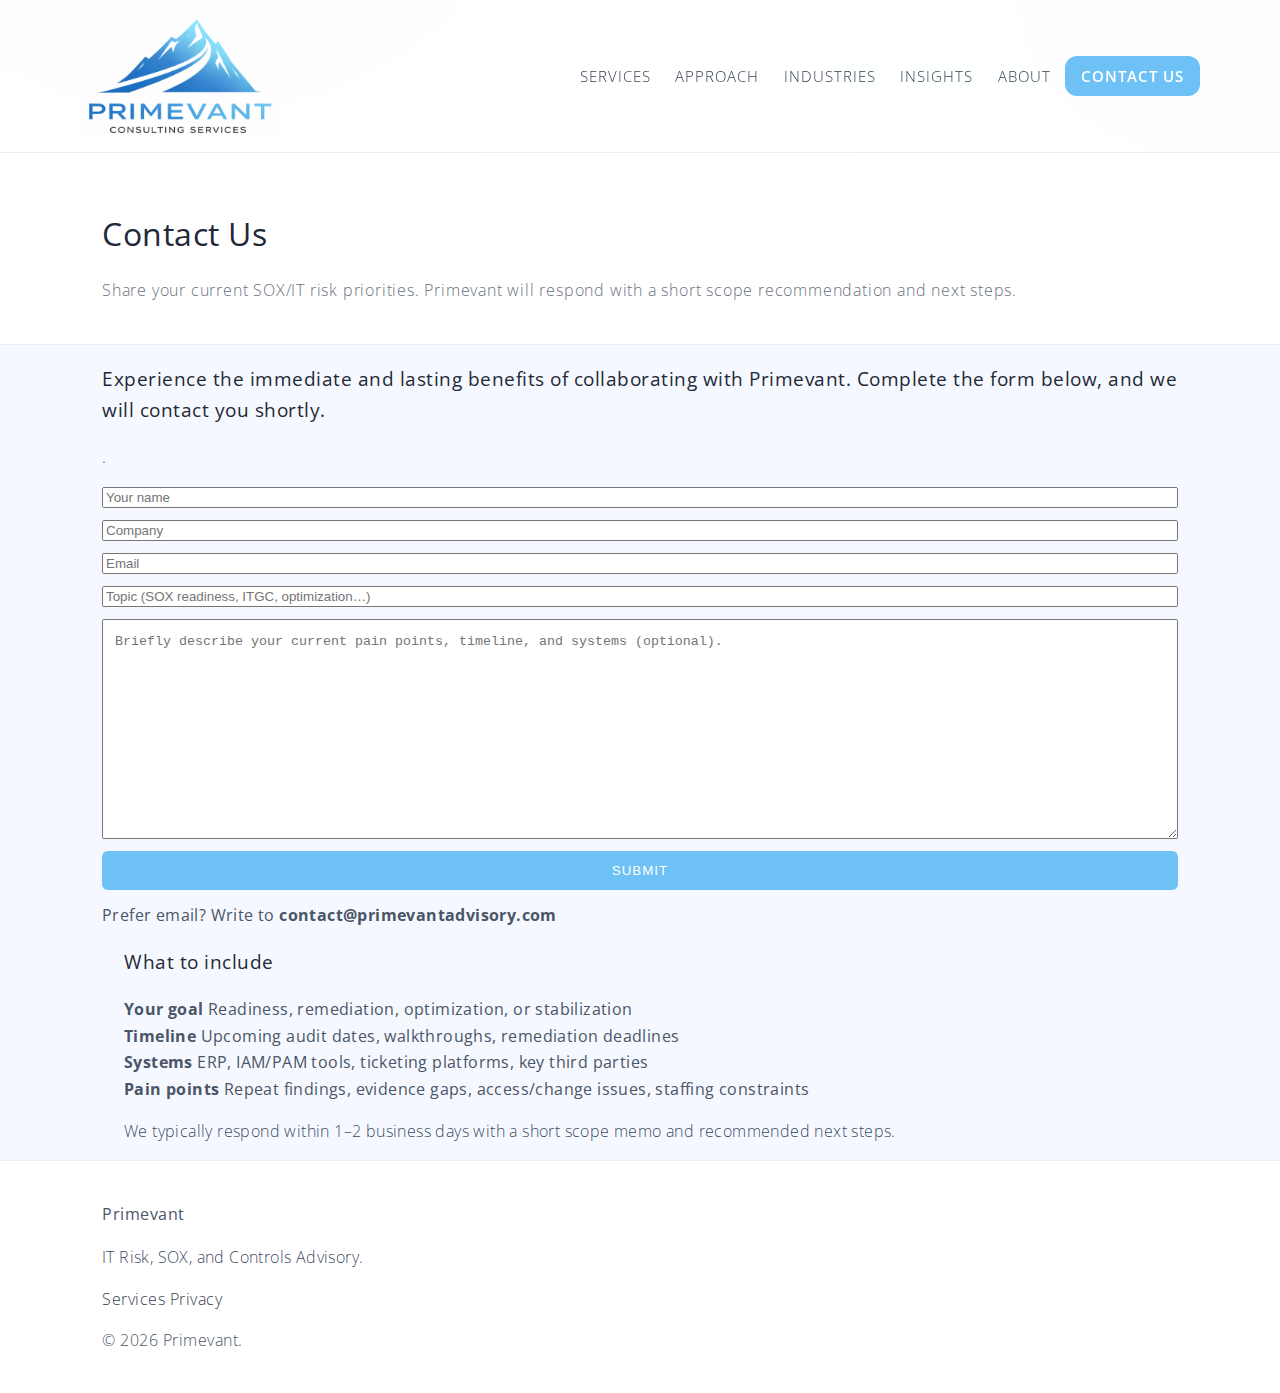
<file: contact.html>
<!doctype html>
<html lang="en">
<head>
  <meta charset="utf-8" />
  <meta name="viewport" content="width=device-width,initial-scale=1" />
  <title>Contact | Primevant</title>
  <meta name="description" content="Contact Primevant to discuss SOX readiness, ITGC stabilization, and IT risk advisory support for NJ/NY organizations." />
  <link rel="stylesheet" href="assets/css/styles.css" />
</head>
<body>

<header class="nav">
  <div class="container nav-inner">
    <a class="brand" href="index.html">
  <img src="assets/img/primevant-logo.png"
       alt="Primevant Consulting Services"
       class="brand-logo" />
</a>
    <nav class="menu">
      <a href="services.html">Services</a>
      <a href="approach.html">Approach</a>
      <a href="industries.html">Industries</a>
      <a href="insights.html">Insights</a>
      <a href="about.html">About</a>
      <a class="cta" href="contact.html" style="color:var(--text)">Contact Us</a>
    </nav>
  </div>
</header>

<main>
  <section class="page-head">
    <div class="container">
      <h1 class="page-title">Contact Us</h1>
      <p class="page-sub">
        Share your current SOX/IT risk priorities. Primevant will respond with a short scope recommendation and next steps.
      </p>
    </div>
  </section>

  <section class="section">
    <div class="container split">
      <div class="card panel">
        <h3 class="h3">Experience the immediate and lasting benefits of collaborating with Primevant. Complete the form below, and we will contact you shortly.</h3>
        <p class="p"><!--This static form uses a mailto fallback. If you want submissions captured, connect it to a form service later (Netlify Forms, Formspree, etc.)-->.</p>
        <div class="hr"></div>

        <form class="form" action="mailto:contact@primevantadvisory.com" method="post" enctype="text/plain">
          <input class="input" name="Name" placeholder="Your name" required />
          <input class="input" name="Company" placeholder="Company" />
          <input class="input" name="Email" placeholder="Email" type="email" required />
          <input class="input" name="Topic" placeholder="Topic (SOX readiness, ITGC, optimization…)" />
          <textarea name="Message" placeholder="Briefly describe your current pain points, timeline, and systems (optional)." required></textarea>
          <button class="btn primary" type="submit">Submit</button>
          <div class="help">Prefer email? Write to <b>contact@primevantadvisory.com</b> </div>
        </form>
      </div>

     <div class="container">
    <h3 class="h3">What to include</h3>

    <ul class="clean-list">
      <li>
        <strong>Your goal</strong>
        <span>Readiness, remediation, optimization, or stabilization</span>
      </li>

      <li>
        <strong>Timeline</strong>
        <span>Upcoming audit dates, walkthroughs, remediation deadlines</span>
      </li>

      <li>
        <strong>Systems</strong>
        <span>ERP, IAM/PAM tools, ticketing platforms, key third parties</span>
      </li>

      <li>
        <strong>Pain points</strong>
        <span>Repeat findings, evidence gaps, access/change issues, staffing constraints</span>
      </li>
    </ul>

    <p class="note">
      We typically respond within 1–2 business days with a short scope memo and recommended next steps.
    </p>

  </div>
    </div> 
  </section>
</main>

<footer class="footer">
  <div class="container footer-top">
    <div class="footer-col"><b>Primevant</b><p>IT Risk, SOX, and Controls Advisory.</p></div>
    <div class="footer-col footer-links">
      <a href="services.html">Services</a>
      <a href="privacy.html">Privacy</a>
    </div>
  </div>
  <div class="container" style="margin-top:14px">© <span id="y"></span> Primevant.</div>
</footer>

<script>document.getElementById('y').textContent=new Date().getFullYear();</script>
<script src="assets/js/nav-active.js"></script>
</body>
</html>
</file>
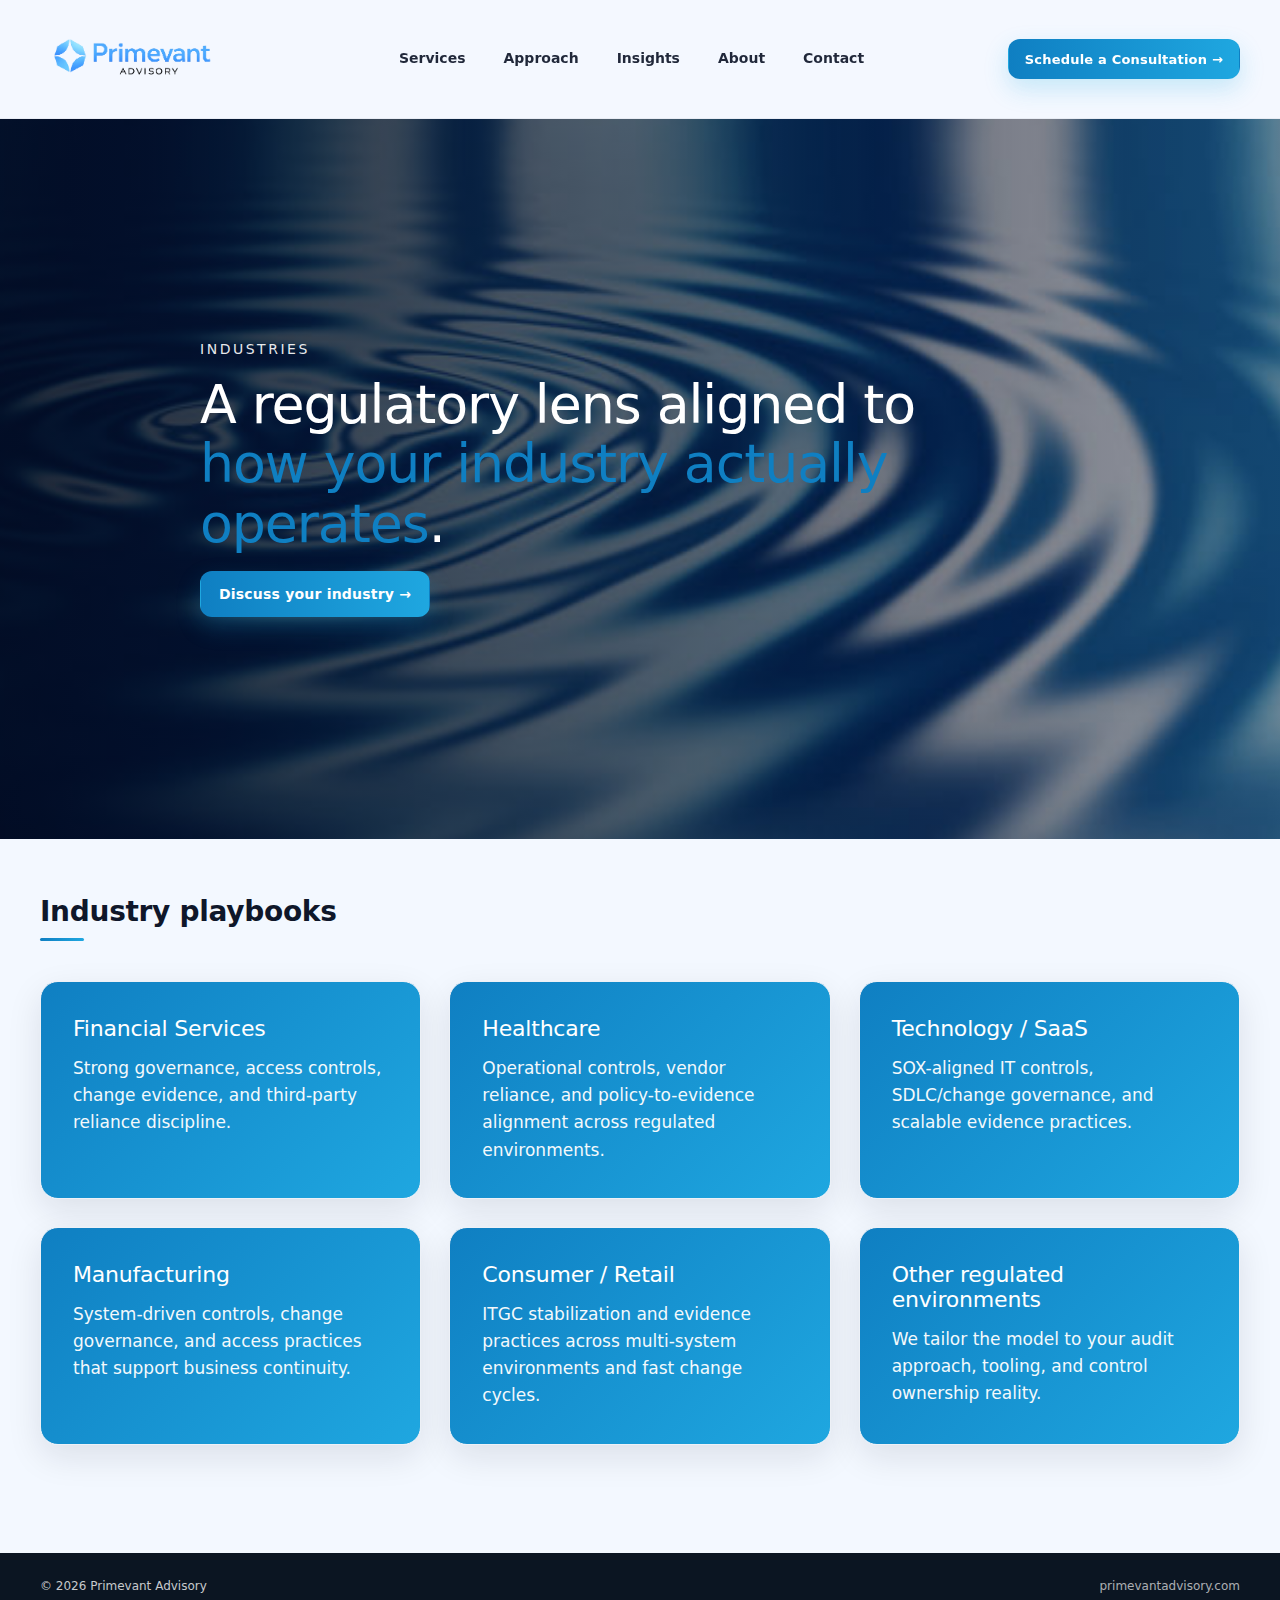
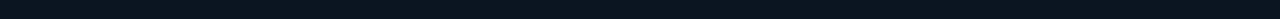
<file: industries.html>
<!doctype html>
<html lang="en">
<head>
  <meta charset="utf-8"/>
  <meta name="viewport" content="width=device-width,initial-scale=1"/>
  <title>Industries – Primevant Advisory</title>
  <link rel="stylesheet" href="styles.css"/>
</head>
<body>

<div class="drawer" id="drawer" aria-hidden="true">
  <div class="panel" role="dialog" aria-modal="true" aria-label="Menu">
    <button class="close" id="drawerClose" aria-label="Close menu">
      <svg viewBox="0 0 24 24" fill="none" stroke="currentColor" stroke-width="2"><path d="M6 6l12 12M18 6L6 18"/></svg>
    </button>
    <a href="services.html">Services</a>
    <a href="approach.html">Approach</a>
    <a href="insights.html">Insights</a>
    <a href="about.html">About</a>
    <a href="contact.html">Contact</a>
    <a href="contact.html" style="background:linear-gradient(90deg,var(--blue2),var(--blue)); color:#fff; border-color:transparent;">
      Schedule a Consultation →
    </a>
  </div>
</div>

<div class="topbar">
  <div class="container nav">

    <a class="brand" href="index.html">
      <img src="assets/primevant-logo.png" alt="Primevant Advisory Logo" class="logo-img">
    </a>

    <nav class="navlinks">
      <a href="services.html">Services</a>
      <a href="approach.html">Approach</a>
      <a href="insights.html">Insights</a>
      <a href="about.html">About</a>
      <a href="contact.html">Contact</a>
    </nav>

    <div class="nav-cta">
      <button class="hamburger" id="hamburger" aria-label="Open menu">
        <svg viewBox="0 0 24 24" fill="none" stroke="currentColor" stroke-width="2">
          <path d="M4 7h16M4 12h16M4 17h16"/>
        </svg>
      </button>
      <a class="btn btn-primary btn-small" href="contact.html">Schedule a Consultation →</a>
    </div>

  </div>
</div>

<!-- INDUSTRIES TOP HERO (80% height) -->
<section class="industries-hero" aria-label="Industries hero banner">

  <img class="industries-hero__img"
       src="assets/industries-banner.jpg"
       alt="Industries background">

  <div class="industries-hero__overlay" aria-hidden="true"></div>

  <div class="container industries-hero__content">
    <div class="industries-hero__kicker">Industries</div>

    <h1 class="industries-hero__title">
      A regulatory lens aligned to<br>
      <span>how your industry actually operates</span>.
    </h1>

    <div class="industries-hero__actions">
      <a class="btn btn-primary" href="contact.html">
        Discuss your industry →
      </a>
    </div>
  </div>

</section>

<section class="section">
  <div class="container">
    <h2>Industry playbooks</h2>
    <div class="underline" style="margin-left:0;"></div>

    <div class="cards">
      <div class="card">
        <h3>Financial Services</h3>
        <p>Strong governance, access controls, change evidence, and third-party reliance discipline.</p>
      </div>
      <div class="card">
        <h3>Healthcare</h3>
        <p>Operational controls, vendor reliance, and policy-to-evidence alignment across regulated environments.</p>
      </div>
      <div class="card">
        <h3>Technology / SaaS</h3>
        <p>SOX-aligned IT controls, SDLC/change governance, and scalable evidence practices.</p>
      </div>
      <div class="card">
        <h3>Manufacturing</h3>
        <p>System-driven controls, change governance, and access practices that support business continuity.</p>
      </div>
      <div class="card">
        <h3>Consumer / Retail</h3>
        <p>ITGC stabilization and evidence practices across multi-system environments and fast change cycles.</p>
      </div>
      <div class="card">
        <h3>Other regulated environments</h3>
        <p>We tailor the model to your audit approach, tooling, and control ownership reality.</p>
      </div>
    </div>
  </div>
</section>

<footer>
  <div class="container" style="display:flex;justify-content:space-between;gap:12px;flex-wrap:wrap;">
    <div>© <span id="year"></span> Primevant Advisory</div>
    <div style="opacity:.85;">primevantadvisory.com</div>
  </div>
</footer>

<script src="assets/app.js"></script>
</body>
</html>
</file>
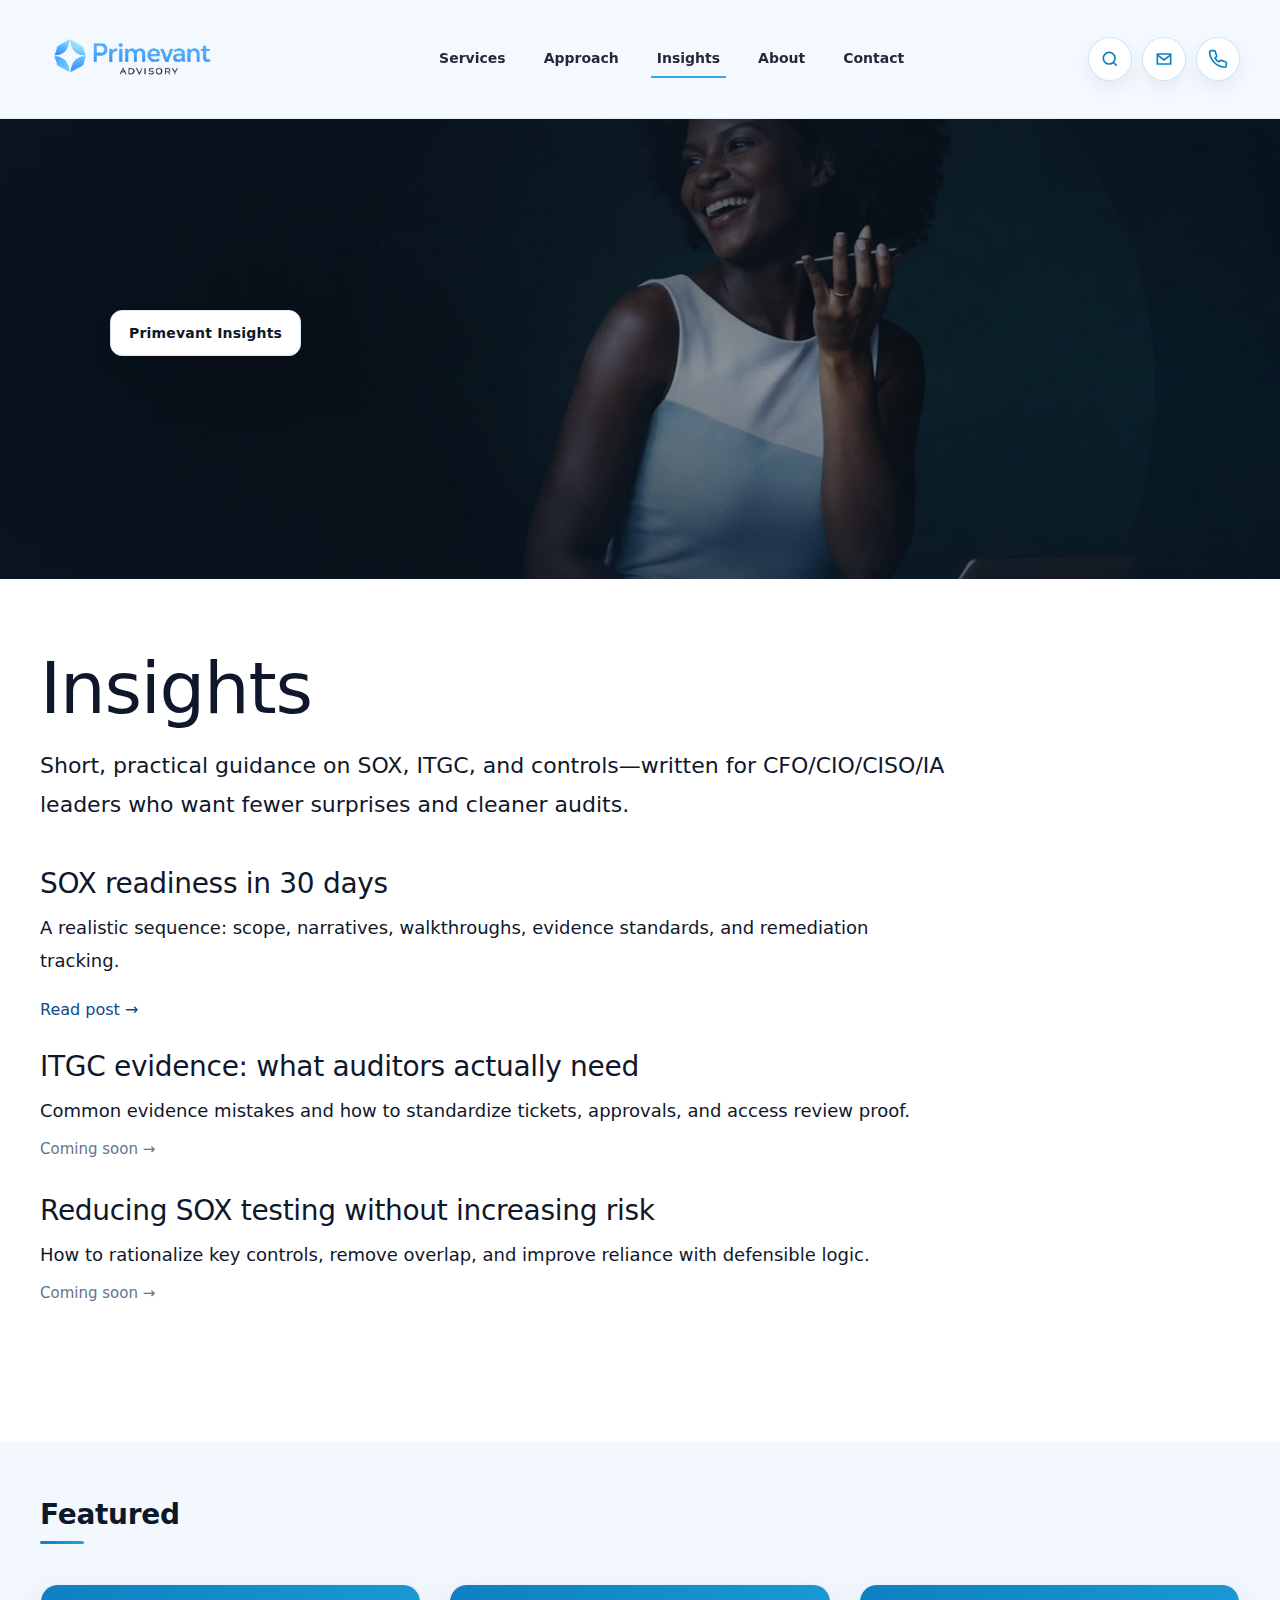
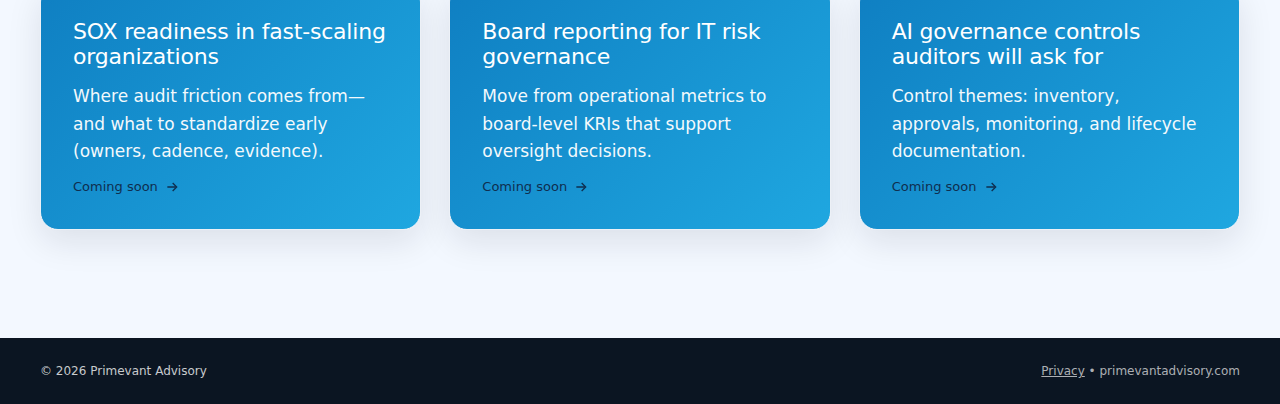
<file: insights.html>
<!doctype html>
<html lang="en">
<head>
  <meta charset="utf-8"/>
  <meta name="viewport" content="width=device-width,initial-scale=1"/>
  <title>Insights – Primevant Advisory</title>

  <!-- Favicon -->
  <link rel="icon" type="image/png" sizes="32x32" href="assets/favicon-32x32.png">
  <link rel="icon" type="image/png" sizes="16x16" href="assets/favicon-16x16.png">
  <link rel="apple-touch-icon" sizes="180x180" href="assets/apple-touch-icon.png">
  <link rel="icon" href="assets/favicon.ico">
  <link rel="stylesheet" href="styles.css"/>
</head>
<body>

<div class="drawer" id="drawer" aria-hidden="true">
  <div class="panel" role="dialog" aria-modal="true" aria-label="Menu">
    <button class="close" id="drawerClose" aria-label="Close menu">
      <svg viewBox="0 0 24 24" fill="none" stroke="currentColor" stroke-width="2"><path d="M6 6l12 12M18 6L6 18"/></svg>
    </button>
    <a href="services.html">Services</a>
    <a href="approach.html">Approach</a>
    <a href="insights.html">Insights</a>
    <a href="about.html">About</a>
    <a href="contact.html">Contact</a>
    <a href="contact.html" style="background:linear-gradient(90deg,var(--blue2),var(--blue)); color:#fff; border-color:transparent;">
      Schedule a Consultation →
    </a>
  </div>
</div>

<div class="topbar">
  <div class="container nav">
    
    <a class="brand" href="index.html">
      <img src="assets/primevant-logo.png" 
           alt="Primevant Advisory Logo" 
           class="logo-img">
    </a>

    <nav class="navlinks">
      <a href="services.html">Services</a>
      <a href="approach.html">Approach</a>
      <a href="insights.html">Insights</a>
      <a href="about.html">About</a>
      <a href="contact.html">Contact</a>
    </nav>

    <div class="nav-cta">
      <button class="hamburger" id="hamburger" aria-label="Open menu">
        <svg viewBox="0 0 24 24" fill="none" stroke="currentColor" stroke-width="2">
          <path d="M4 7h16M4 12h16M4 17h16"/>
        </svg>
      </button>
      

  <!-- NEW: Search + Contact icons -->
  <div class="nav-tools">
    <button class="iconbtn" id="openSearch" type="button" aria-label="Search the site">
      <!-- magnifying glass -->
      <svg viewBox="0 0 24 24" fill="none" stroke="currentColor" stroke-width="2">
        <circle cx="11" cy="11" r="7"></circle>
        <path d="M20 20l-3.5-3.5"></path>
      </svg>
    </button>

    <!-- Mail icon (links to contact page) -->
    <a class="iconlink" href="contact.html#contact-form" aria-label="Email / contact">
      <svg viewBox="0 0 24 24" fill="none" stroke="currentColor" stroke-width="2">
        <path d="M4 6h16v12H4z"></path>
        <path d="M4 7l8 6 8-6"></path>
      </svg>
    </a>

    <!-- Phone icon (links to contact page) -->
   <a class="iconlink" href="contact.html#contact-form" aria-label="Phone / contact">
      <svg viewBox="0 0 24 24" fill="none" stroke="currentColor" stroke-width="2">
        <path d="M22 16.9v3a2 2 0 0 1-2.2 2c-9.6-.9-17-8.3-17.9-17.9A2 2 0 0 1 4 2h3a2 2 0 0 1 2 1.7c.2 1.3.6 2.6 1.2 3.8a2 2 0 0 1-.5 2.2L8.5 11a16 16 0 0 0 4.5 4.5l1.3-1.2a2 2 0 0 1 2.2-.5c1.2.6 2.5 1 3.8 1.2A2 2 0 0 1 22 16.9z"></path>
      </svg>
    </a>
  </div>
</div>
    </div>

  </div>
</div>

<!-- TOP BANNER HERO (Insights) -->
<section class="insights-tophero" id="insightsBanner" aria-label="Insights top banner">
<picture>
  <source srcset="assets/optimized/insights-hero.webp" type="image/webp">
  <img class="insights-tophero__img" src="assets/insights-hero.jpg" alt="Insights hero image">
</picture>  <div class="insights-tophero__overlay" aria-hidden="true"></div>

  

    <div class="insights-tophero__actions">
      <a class="btn btn-ghost" href="#featured">Primevant Insights</a>
    </div>
  </div>
</section>

<!-- INSIGHTS EDITORIAL SECTION (Mid-page) -->
<section class="insights-editorial">
  <div class="container">
    <div class="insights-editorial__wrap">
      <h2 class="insights-editorial__title">Insights</h2>

      <p class="insights-editorial__lede">
        Short, practical guidance on SOX, ITGC, and controls—written for CFO/CIO/CISO/IA leaders who want fewer surprises and cleaner audits.
      </p>

      <div class="insights-editorial__posts">

        <div class="insights-editorial__post">
          <h3 class="insights-editorial__postTitle">SOX readiness in 30 days</h3>
          <p class="insights-editorial__postCopy">
            A realistic sequence: scope, narratives, walkthroughs, evidence standards, and remediation tracking.
          </p>
          <a class="readpost" href="sox-readiness-30-days.html">Read post →</a>
        </div>
        <div class="insights-editorial__post">
          <h3 class="insights-editorial__postTitle">ITGC evidence: what auditors actually need</h3>
          <p class="insights-editorial__postCopy">
            Common evidence mistakes and how to standardize tickets, approvals, and access review proof.
          </p>
          <a class="insights-editorial__meta" href="post-sox-30-days.html">Coming soon →</a>        </div>

        <div class="insights-editorial__post">
          <h3 class="insights-editorial__postTitle">Reducing SOX testing without increasing risk</h3>
          <p class="insights-editorial__postCopy">
            How to rationalize key controls, remove overlap, and improve reliance with defensible logic.
            </p>
          <a class="insights-editorial__meta" href="post-sox-30-days.html">Coming soon →</a>        </div>
          </p>
        </div>

      </div>
    </div>
  </div>
</section>

<section class="section" id="featured">
      <div class="container">
    <h2>Featured</h2>
    <div class="underline" style="margin-left:0;"></div>

    <div class="cards">
      <article class="card" data-insight data-title="SOX readiness in fast-scaling organizations" data-tags="SOX Governance Audit">
        <h3>SOX readiness in fast-scaling organizations</h3>
        <p>Where audit friction comes from—and what to standardize early (owners, cadence, evidence).</p>
        <div class="learn">Coming soon<svg viewBox="0 0 24 24" fill="none" stroke="currentColor" stroke-width="2"><path d="M5 12h12M13 6l6 6-6 6"/></svg></div>
      </article>

      <article class="card" data-insight data-title="Board reporting for IT risk governance" data-tags="IT Risk Governance">
        <h3>Board reporting for IT risk governance</h3>
        <p>Move from operational metrics to board-level KRIs that support oversight decisions.</p>
        <div class="learn">Coming soon <svg viewBox="0 0 24 24" fill="none" stroke="currentColor" stroke-width="2"><path d="M5 12h12M13 6l6 6-6 6"/></svg></div>
      </article>

      <article class="card" data-insight data-title="AI governance controls auditors will ask for" data-tags="AI Governance Compliance">
        <h3>AI governance controls auditors will ask for</h3>
        <p>Control themes: inventory, approvals, monitoring, and lifecycle documentation.</p>
        <div class="learn">Coming soon <svg viewBox="0 0 24 24" fill="none" stroke="currentColor" stroke-width="2"><path d="M5 12h12M13 6l6 6-6 6"/></svg></div>
      </article> <!--when articule is available, chnage Coming soon to Read Brief for all of the above -->
    </div>
  </div>
</section>

<footer>
  <div class="container" style="display:flex;justify-content:space-between;gap:12px;flex-wrap:wrap;">
    <div>© <span id="year"></span> Primevant Advisory</div>
   <div style="opacity:.85;">
  <a href="privacy.html" style="color:inherit; text-decoration:underline;">Privacy</a> • primevantadvisory.com
</div>
</footer>

<!-- Search Modal -->
<div class="searchmodal" id="searchModal" aria-hidden="true">
  <div class="searchbackdrop" id="searchClose"></div>

  <div class="searchpanel" role="dialog" aria-modal="true" aria-label="Site search">
    <div class="searchtop">
      <div class="searchtitle">Search</div>

      <button class="iconbtn" id="closeSearch" type="button" aria-label="Close search">
        <svg viewBox="0 0 24 24" fill="none" stroke="currentColor" stroke-width="2">
          <path d="M6 6l12 12M18 6L6 18"></path>
        </svg>
      </button>
    </div>

    <input
      class="searchinput"
      id="searchInput"
      type="search"
      placeholder="Search services, approach, SOX, ITGC, AI…"
      autocomplete="off"
    />

    <div class="searchhint">Tip: press <b>Esc</b> to close • <b>Enter</b> to open first result</div>

    <div class="searchresults" id="searchResults" aria-live="polite"></div>
  </div>
</div>

<script src="assets/app.js"></script>
</body>
</html>
</file>
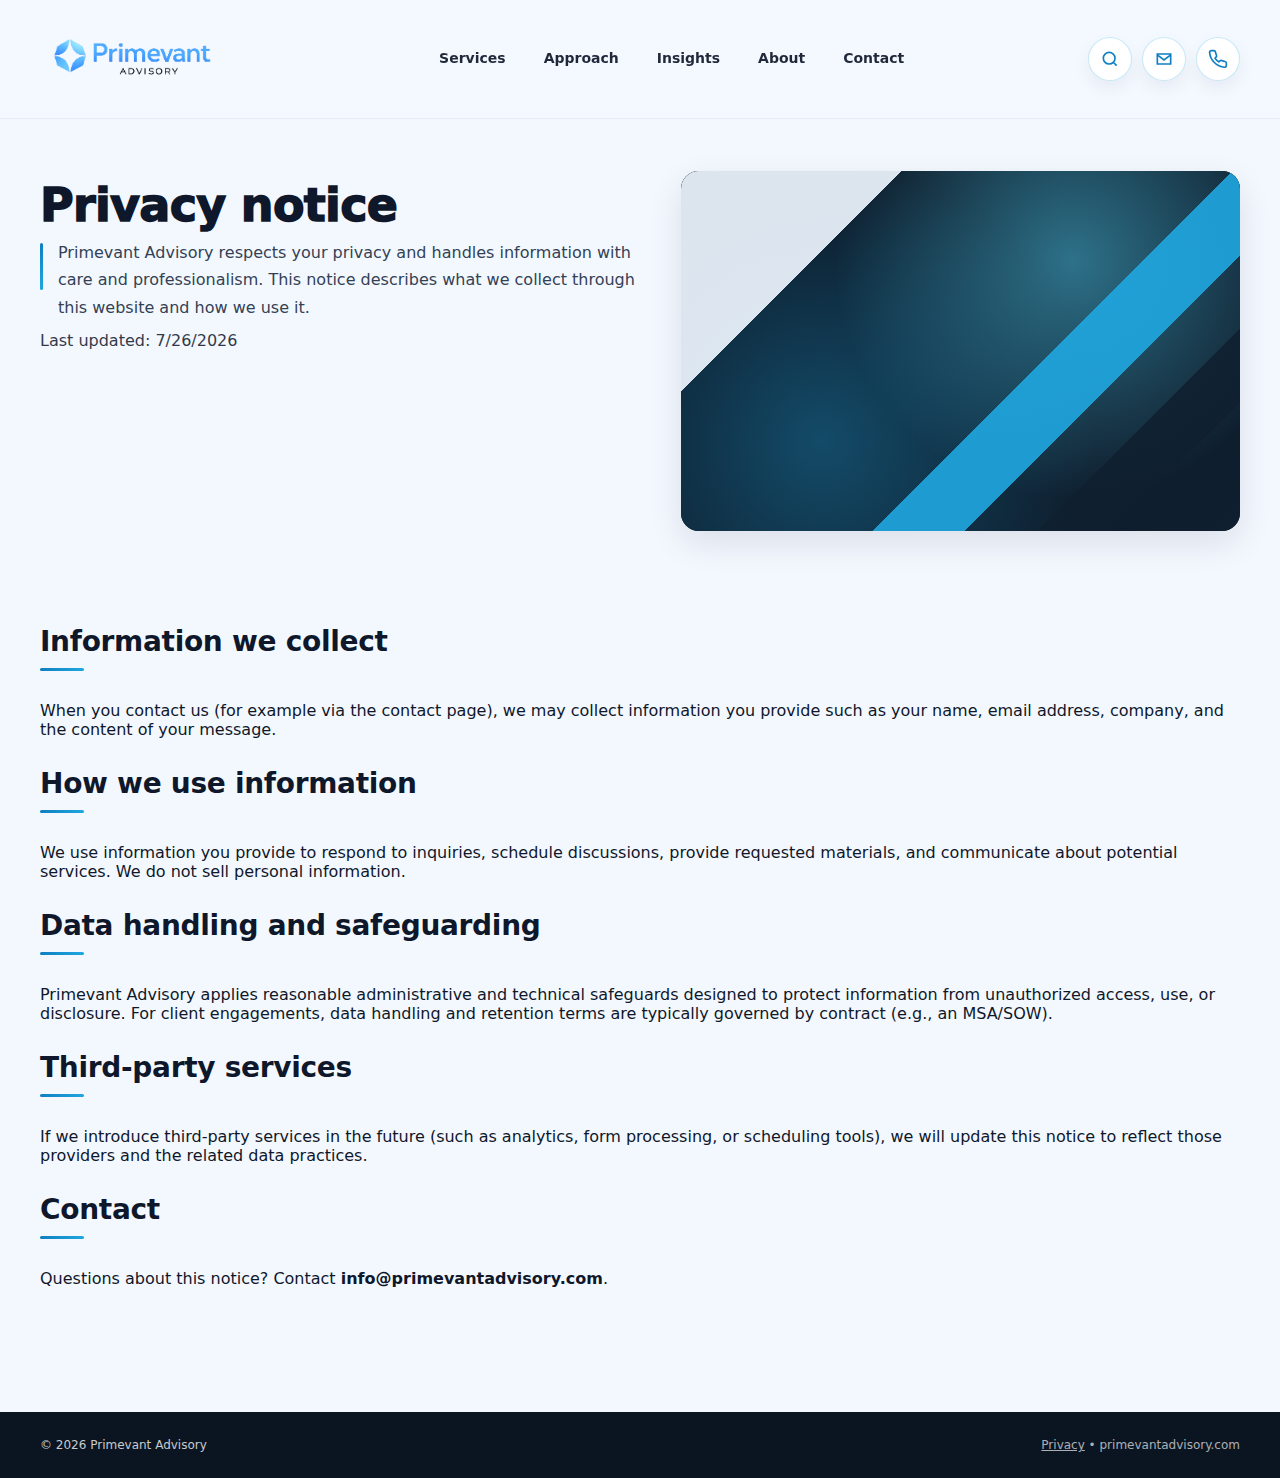
<file: privacy.html>
<!doctype html>
<html lang="en">
<head>
  <meta charset="utf-8"/>
  <meta name="viewport" content="width=device-width,initial-scale=1"/>
  <title>Privacy – Primevant Advisory</title>
  <meta name="description" content="Primevant Advisory privacy notice covering information collection, use, and safeguarding practices."/>
 
 <!-- Favicon -->
  <link rel="icon" type="image/png" sizes="32x32" href="assets/favicon-32x32.png">
  <link rel="icon" type="image/png" sizes="16x16" href="assets/favicon-16x16.png">
  <link rel="apple-touch-icon" sizes="180x180" href="assets/apple-touch-icon.png">
  <link rel="icon" href="assets/favicon.ico">
  
  <link rel="stylesheet" href="styles.css"/>
</head>
<body>

<div class="drawer" id="drawer" aria-hidden="true">
  <div class="panel" role="dialog" aria-modal="true" aria-label="Menu">
    <button class="close" id="drawerClose" aria-label="Close menu">
      <svg viewBox="0 0 24 24" fill="none" stroke="currentColor" stroke-width="2">
        <path d="M6 6l12 12M18 6L6 18"/>
      </svg>
    </button>
    <a href="services.html">Services</a>
    <a href="approach.html">Approach</a>
    <a href="insights.html">Insights</a>
    <a href="about.html">About</a>
    <a href="contact.html">Contact</a>
    <a href="contact.html" style="background:linear-gradient(90deg,var(--blue2),var(--blue)); color:#fff; border-color:transparent;">
      Schedule a Consultation →
    </a>
  </div>
</div>

<div class="topbar">
  <div class="container nav">

    <a class="brand" href="index.html">
      <img src="assets/primevant-logo.png"
           alt="Primevant Advisory Logo"
           class="logo-img">
    </a>

    <nav class="navlinks">
      <a href="services.html">Services</a>
      <a href="approach.html">Approach</a>
      <a href="insights.html">Insights</a>
      <a href="about.html">About</a>
      <a href="contact.html">Contact</a>
    </nav>

    <div class="nav-cta">
      <button class="hamburger" id="hamburger" aria-label="Open menu">
        <svg viewBox="0 0 24 24" fill="none" stroke="currentColor" stroke-width="2">
          <path d="M4 7h16M4 12h16M4 17h16"/>
        </svg>
      </button>

        <div class="nav-tools">
          <button class="iconbtn" id="openSearch" type="button" aria-label="Search the site">
            <svg viewBox="0 0 24 24" fill="none" stroke="currentColor" stroke-width="2">
              <circle cx="11" cy="11" r="7"></circle>
              <path d="M20 20l-3.5-3.5"></path>
            </svg>
          </button>

          <a class="iconlink" href="contact.html#contact-form" aria-label="Email / contact">
            <svg viewBox="0 0 24 24" fill="none" stroke="currentColor" stroke-width="2">
              <path d="M4 6h16v12H4z"></path>
              <path d="M4 7l8 6 8-6"></path>
            </svg>
          </a>

          <a class="iconlink" href="contact.html#contact-form" aria-label="Phone / contact">
            <svg viewBox="0 0 24 24" fill="none" stroke="currentColor" stroke-width="2">
              <path d="M22 16.9v3a2 2 0 0 1-2.2 2c-9.6-.9-17-8.3-17.9-17.9A2 2 0 0 1 4 2h3a2 2 0 0 1 2 1.7c.2 1.3.6 2.6 1.2 3.8a2 2 0 0 1-.5 2.2L8.5 11a16 16 0 0 0 4.5 4.5l1.3-1.2a2 2 0 0 1 2.2-.5c1.2.6 2.5 1 3.8 1.2A2 2 0 0 1 22 16.9z"></path>
            </svg>
          </a>
        </div>
      </div>

    </div>
  </div>
</div>

<header class="page-hero">
  <div class="container">
    <div class="breadcrumb"></div>

    <div class="grid" style="padding-top:18px;">
      <div>
        <h1 class="h1">Privacy notice</h1>
        <p class="lead">
          Primevant Advisory respects your privacy and handles information with care and professionalism.
          This notice describes what we collect through this website and how we use it.
        </p>
        <p style="margin-top:10px; opacity:.85;">
          Last updated: <span id="privacyLastUpdated"></span>
        </p>
      </div>

      <div class="panel-visual" aria-hidden="true"></div>
    </div>
  </div>
</header>

<section class="section">
  <div class="container">

    <h2>Information we collect</h2>
    <div class="underline" style="margin-left:0;"></div>
    <p>
      When you contact us (for example via the contact page), we may collect information you provide such as your name,
      email address, company, and the content of your message.
    </p>

    <h2 style="margin-top:28px;">How we use information</h2>
    <div class="underline" style="margin-left:0;"></div>
    <p>
      We use information you provide to respond to inquiries, schedule discussions, provide requested materials,
      and communicate about potential services. We do not sell personal information.
    </p>

    <h2 style="margin-top:28px;">Data handling and safeguarding</h2>
    <div class="underline" style="margin-left:0;"></div>
    <p>
      Primevant Advisory applies reasonable administrative and technical safeguards designed to protect information
      from unauthorized access, use, or disclosure. For client engagements, data handling and retention terms are
      typically governed by contract (e.g., an MSA/SOW).
    </p>

    <h2 style="margin-top:28px;">Third-party services</h2>
    <div class="underline" style="margin-left:0;"></div>
    <p>
      If we introduce third-party services in the future (such as analytics, form processing, or scheduling tools),
      we will update this notice to reflect those providers and the related data practices.
    </p>

    <h2 style="margin-top:28px;">Contact</h2>
    <div class="underline" style="margin-left:0;"></div>
    <p>
      Questions about this notice? Contact <b>info@primevantadvisory.com</b>.
    </p>

  </div>
</section>

<footer>
  <div class="container" style="display:flex;justify-content:space-between;gap:12px;flex-wrap:wrap;">
    <div>© <span id="year"></span> Primevant Advisory</div>
    <div style="opacity:.85;">
      <a href="privacy.html" style="color:inherit; text-decoration:underline;">Privacy</a> • primevantadvisory.com
    </div>
  </div>
</footer>

<script>
  document.getElementById('year').textContent = new Date().getFullYear();
  document.getElementById('privacyLastUpdated').textContent = new Date().toLocaleDateString();
</script>
<script src="assets/app.js"></script>
</body>
</html>
</file>
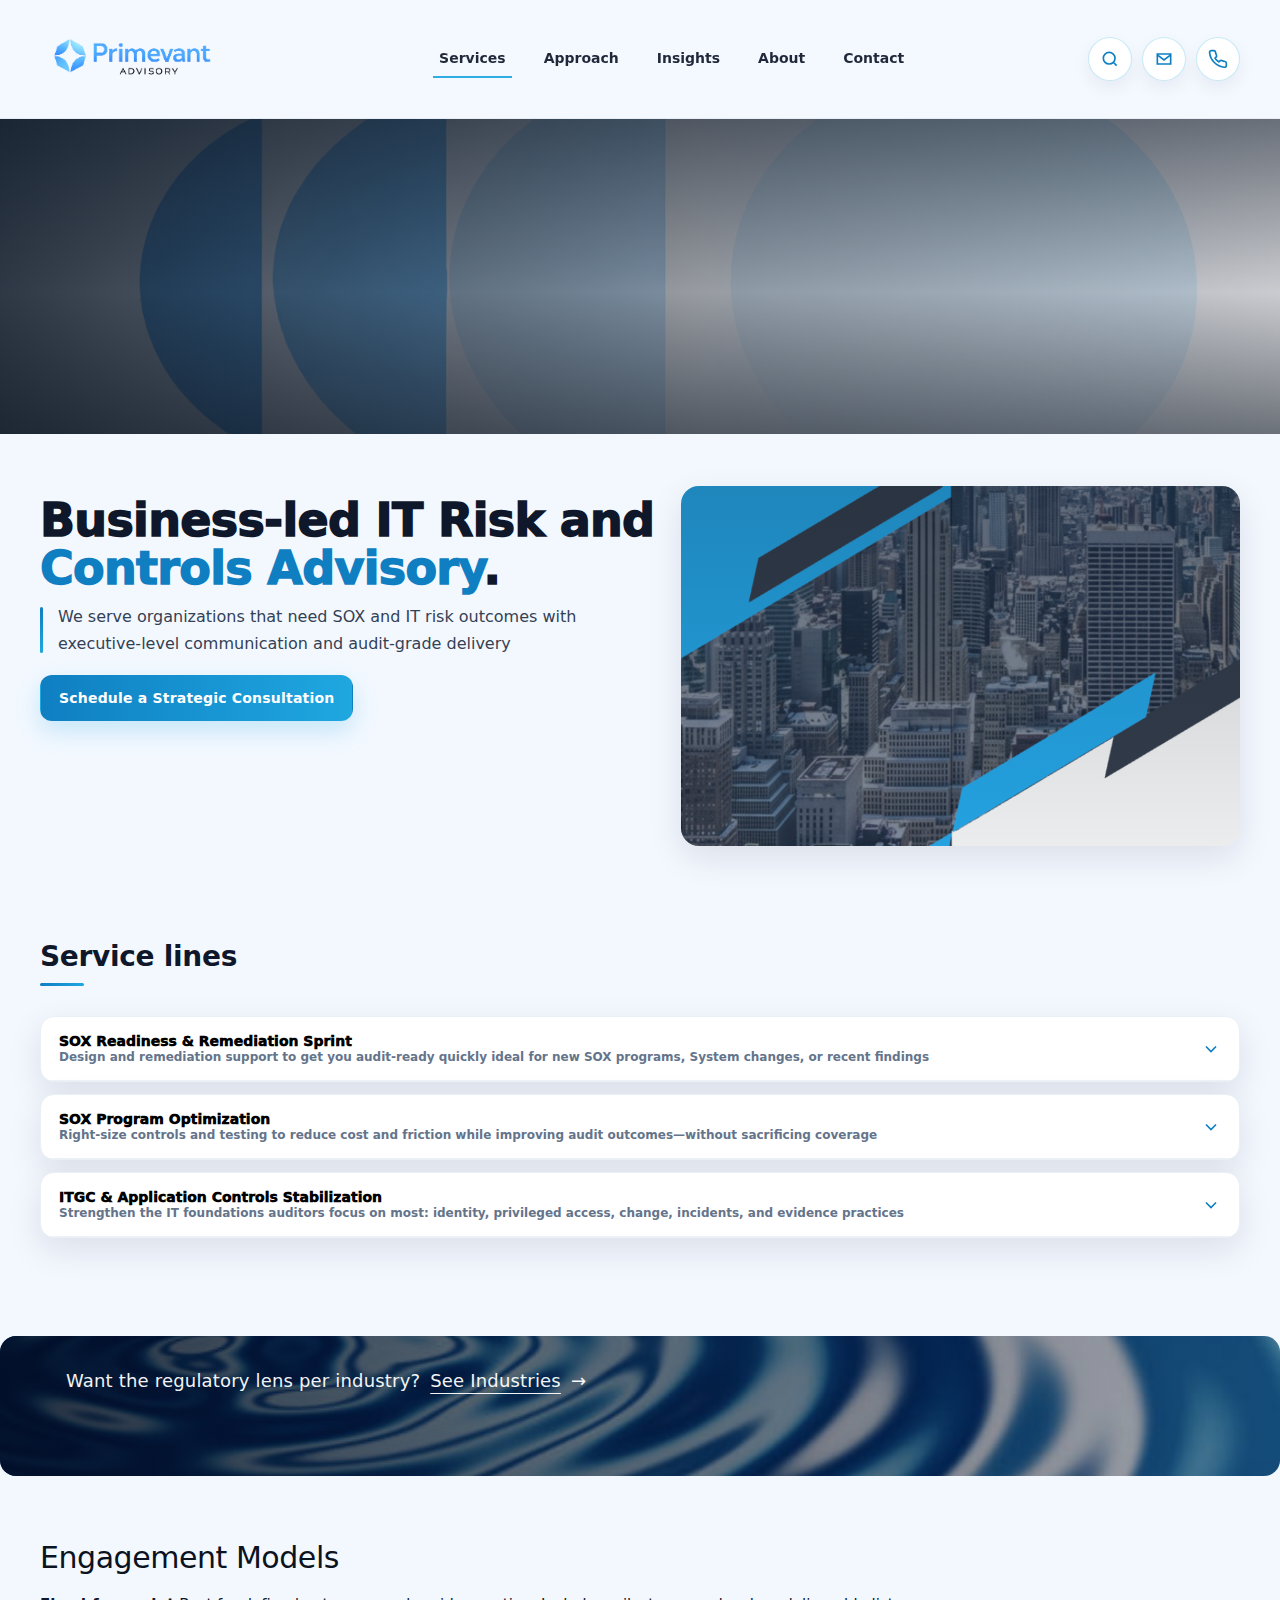
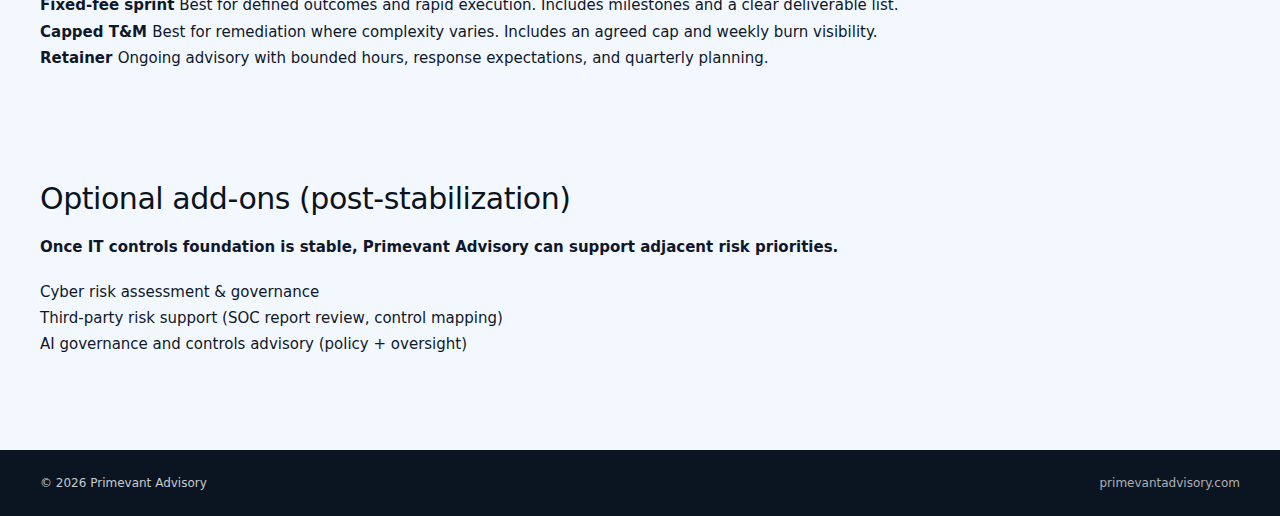
<file: services.html>
<!doctype html>
<html lang="en">
<head>
  <meta charset="utf-8"/>
  <meta name="viewport" content="width=device-width,initial-scale=1"/>
  <title>Services – Primevant Advisory</title>
  <link rel="stylesheet" href="styles.css"/>
</head>
<body>

<div class="drawer" id="drawer" aria-hidden="true">
  <div class="panel" role="dialog" aria-modal="true" aria-label="Menu">
    <button class="close" id="drawerClose" aria-label="Close menu">
      <svg viewBox="0 0 24 24" fill="none" stroke="currentColor" stroke-width="2"><path d="M6 6l12 12M18 6L6 18"/></svg>
    </button>
    <a href="services.html">Services</a>
    <a href="approach.html">Approach</a>
    <a href="insights.html">Insights</a>
    <a href="about.html">About</a>
    <a href="contact.html">Contact</a>
    <a href="contact.html" style="background:linear-gradient(90deg,var(--blue2),var(--blue)); color:#fff; border-color:transparent;">
      Schedule a Consultation →
    </a>
  </div>
</div>

<div class="topbar">
  <div class="container nav">
    
    <a class="brand" href="index.html">
      <img src="assets/primevant-logo.png" 
           alt="Primevant Advisory Logo" 
           class="logo-img">
     
    </a>

    <nav class="navlinks">
      <a href="services.html">Services</a>
      <a href="approach.html">Approach</a>
      <a href="insights.html">Insights</a>
      <a href="about.html">About</a>
      <a href="contact.html">Contact</a>
    </nav>

    <div class="nav-cta">
      <button class="hamburger" id="hamburger" aria-label="Open menu">
        <svg viewBox="0 0 24 24" fill="none" stroke="currentColor" stroke-width="2">
          <path d="M4 7h16M4 12h16M4 17h16"/>
        </svg>
      </button>
     
<div class="nav-cta">
  <button class="hamburger" id="hamburger" aria-label="Open menu">
    <svg viewBox="0 0 24 24" fill="none" stroke="currentColor" stroke-width="2">
      <path d="M4 7h16M4 12h16M4 17h16"/>
    </svg>
  </button>

  <!-- NEW: Search + Contact icons -->
  <div class="nav-tools">
    <button class="iconbtn" id="openSearch" type="button" aria-label="Search the site">
      <!-- magnifying glass -->
      <svg viewBox="0 0 24 24" fill="none" stroke="currentColor" stroke-width="2">
        <circle cx="11" cy="11" r="7"></circle>
        <path d="M20 20l-3.5-3.5"></path>
      </svg>
    </button>

    <!-- Mail icon (links to contact page) -->
    <a class="iconlink" href="contact.html#contact-form" aria-label="Email / contact">
      <svg viewBox="0 0 24 24" fill="none" stroke="currentColor" stroke-width="2">
        <path d="M4 6h16v12H4z"></path>
        <path d="M4 7l8 6 8-6"></path>
      </svg>
    </a>

    <!-- Phone icon (links to contact page) -->
    <a class="iconlink" href="contact.html#contact-form" aria-label="Phone / contact">
      <svg viewBox="0 0 24 24" fill="none" stroke="currentColor" stroke-width="2">
        <path d="M22 16.9v3a2 2 0 0 1-2.2 2c-9.6-.9-17-8.3-17.9-17.9A2 2 0 0 1 4 2h3a2 2 0 0 1 2 1.7c.2 1.3.6 2.6 1.2 3.8a2 2 0 0 1-.5 2.2L8.5 11a16 16 0 0 0 4.5 4.5l1.3-1.2a2 2 0 0 1 2.2-.5c1.2.6 2.5 1 3.8 1.2A2 2 0 0 1 22 16.9z"></path>
      </svg>
    </a>
  </div>
</div>

    </div>

  </div>
</div>

</div>
</div>

<!-- TOP HERO BANNER (Services) -->
<section class="svc-banner" aria-label="Services top banner">
  <img class="svc-banner__img" src="assets/services-banner.jpg" alt="Primevant services banner">
  <div class="svc-banner__overlay" aria-hidden="true"></div>

  
</section>

<header class="page-hero">
  <div class="container">
    <div class="breadcrumb">
    </div>

    <div class="grid" style="padding-top:18px;">
      <div>
        <h1 class="h1">
          Business-led IT Risk and<br>
          <span style="color:var(--blue2)">Controls Advisory</span>.
        </h1>
        <p class="lead">
         We serve organizations that need SOX and IT risk outcomes with executive-level communication and audit-grade delivery
        </p>
        <div style="display:flex;gap:12px;margin-top:18px;flex-wrap:wrap;">
          <a class="btn btn-primary" href="contact.html">Schedule a Strategic Consultation</a>
        </div>
      </div>

      <div class="panel-visual hasimg">
        <img class="panel-img" src="assets/services-hero.jpg" alt="IT Risk and SOX Advisory">
        <div class="panel-overlay" aria-hidden="true"></div>
      </div>

    </div>
  </div>
</header>










<section class="section" id="offerings">
  <div class="container">
    <h2>Service lines</h2>
    <div class="underline" style="margin-left:0;"></div>

    <div class="accordion">
      <div class="acc-item" id="sox">
        <button class="acc-btn" type="button">
          <div>
            <strong>SOX Readiness &amp; Remediation Sprint</strong><br>
            <span>Design and remediation support to get you audit-ready quickly ideal for new SOX programs, System changes, or recent findings</span>
          </div>
          <svg width="20" height="20" viewBox="0 0 24 24" fill="none" stroke="#0f7fc2" stroke-width="2"><path d="M6 9l6 6 6-6"/></svg>
        </button>
        <div class="acc-panel">
          <div class="inner">
            <p>Designed for first-time SOX, major technology change, audit findings, or accelerated timelines. 
              Typical scope: SOX scoping & risk assessment support; control design review
               (ITGC + key business controls); evidence strategy & remediation plan; test 
               plan support and readiness checkpoints.
              </p>
            <ul>
              <li>Rapid gap assessment against SOX, PCAOB, and auditor expectations</li>
              <li>Audit-ready control design and documentation</li>
              <li>Targeted resolution of material weaknesses and findings</li>
              <li>Systems and transformation-aligned SOX stabilization</li>
              <li>Control design and documentation aligned to business processes and ITGC</li>
              <li>Executive dashboards to track remediation progress and residual risk</li>
              <li>Pre-audit readiness review before external auditor fieldwork</li>


            </ul>
          </div>
        </div>
      </div>

      <div class="acc-item" id="itrisk">
        <button class="acc-btn" type="button">
          <div>
            <strong>SOX Program Optimization</strong><br>
            <span>Right-size controls and testing to reduce cost and friction while improving audit outcomes—without sacrificing coverage</span>
          </div>
          <svg width="20" height="20" viewBox="0 0 24 24" fill="none" stroke="#0f7fc2" stroke-width="2"><path d="M6 9l6 6 6-6"/></svg>
        </button>
        <div class="acc-panel">
          <div class="inner">
            <p>Stabilize IT General and application Controls quickly: access, change management, computer operations. 
              Typical scope: control rationalization; evidence templates; recurring operating cadence; remediation tracking; 
              auditor-ready walkthrough support.
              </p>
            <ul>
              <li>End-to-end SOX program maturity assessment</li>
              <li>Control rationalization to reduce cost and friction</li>
              <li>Risk-based scoping and testing efficiency redesign</li>
              <li>Automation of key controls and evidence workflows</li>
              <li>Improved audit outcomes without sacrificing coverage</li>
              <li>Testing strategy redesign (rotational testing, automation enablement)</li>
              <li>Cost-to-compliance benchmarking and optimization roadmap</li>



            </ul>
          </div>
        </div>
      </div>

      <div class="acc-item" id="ai">
        <button class="acc-btn" type="button">
          <div>
            <strong>ITGC &amp; Application Controls Stabilization</strong><br>
            <span>Strengthen the IT foundations auditors focus on most: identity, privileged access, change, incidents, and evidence practices</span>
          </div>
          <svg width="20" height="20" viewBox="0 0 24 24" fill="none" stroke="#0f7fc2" stroke-width="2"><path d="M6 9l6 6 6-6"/></svg>
        </button>
        <div class="acc-panel">
          <div class="inner">
            <p>Reduce effort and findings while improving auditability. Typical scope: control re-design;
               key report/IPE governance; automation opportunities; documentation refresh; testing efficiency; 
               sustainment playbooks.
              </p>
            <ul>
              <li>Identity and privileged access governance strengthening</li>
              <li>Audit-defensible evidence and ITGC reliability</li>
              <li>Execute pre and post system implementation reviews</li>
              <li>Joiner, Mover, Leaver and SoD risk remediation</li>
              <li>Change and incident management control enhancement</li>
              <li>ITGC control health review aligned to auditor hot buttons</li>
              <li>Design and validation of key automated and configurable controls</li>
              <li>Data integrity and report logic validation</li>
              <li>ERP and business systems control optimization (SAP, Oracle, Workday, etc.)</li> 
              <li>Reduction of reliance and audit rework risk</li>


            </ul>
          </div>
        </div>
      </div>

    </div>
  </div>
</section>





<!-- INDUSTRIES CTA BANNER -->
<section class="industries-cta" aria-label="Industries call to action">
  <!-- Replace with your dark image file -->
  <img class="industries-cta__img" src="assets/industries-banner.jpg" alt="Industries background">

  <div class="industries-cta__overlay" aria-hidden="true"></div>

  <div class="container industries-cta__content">
    <a class="industries-cta__link" href="industries.html">
      Want the regulatory lens per industry? <span>See Industries</span> →
    </a>
  </div>
</section>










<!-- Our Solutions (Insights-style) -->
<section class="solutions-strip" id="solutions">
  <div class="container">
    <h2 class="solutions-title">Engagement Models</h2>

    <div class="solutions-list">
      <article class="solutions-item">
        <p><b>Fixed-fee sprint</b> Best for defined outcomes and rapid execution. Includes milestones and a clear deliverable list.</p>
        <p><b>Capped T&M </b> Best for remediation where complexity varies. Includes an agreed cap and weekly burn visibility.</p>
        <p><b>Retainer </b> Ongoing advisory with bounded hours, response expectations, and quarterly planning.</p>

        
      </article>

      </div>
</section>

<section class="solutions-strip" id="solutions2">
  <div class="container">
    <h2 class="solutions-title"> Optional add-ons (post-stabilization)</h2>

    <div class="solutions-list">
      <article class="solutions-item">
        <p><b>Once IT controls foundation is stable, Primevant Advisory can support adjacent risk priorities.</b></p><br>
        <p> Cyber risk assessment & governance</p>
        <p>Third-party risk support (SOC report review, control mapping)</p>
        <p>AI governance and controls advisory (policy + oversight)</p>


      </article>
</div>
</section>











<footer>
  <div class="container" style="display:flex;justify-content:space-between;gap:12px;flex-wrap:wrap;">
    <div>© <span id="year"></span> Primevant Advisory</div>
    <div style="opacity:.85;">primevantadvisory.com</div>
  </div>
</footer>

<!-- Search Modal -->
<div class="searchmodal" id="searchModal" aria-hidden="true">
  <div class="searchbackdrop" id="searchClose"></div>

  <div class="searchpanel" role="dialog" aria-modal="true" aria-label="Site search">
    <div class="searchtop">
      <div class="searchtitle">Search</div>

      <button class="iconbtn" id="closeSearch" type="button" aria-label="Close search">
        <svg viewBox="0 0 24 24" fill="none" stroke="currentColor" stroke-width="2">
          <path d="M6 6l12 12M18 6L6 18"></path>
        </svg>
      </button>
    </div>

    <input
      class="searchinput"
      id="searchInput"
      type="search"
      placeholder="Search services, approach, SOX, ITGC, AI…"
      autocomplete="off"
    />

    <div class="searchhint">Tip: press <b>Esc</b> to close • <b>Enter</b> to open first result</div>

    <div class="searchresults" id="searchResults" aria-live="polite"></div>
  </div>
</div>
<script src="assets/app.js"></script>
</body>
</html>
</file>
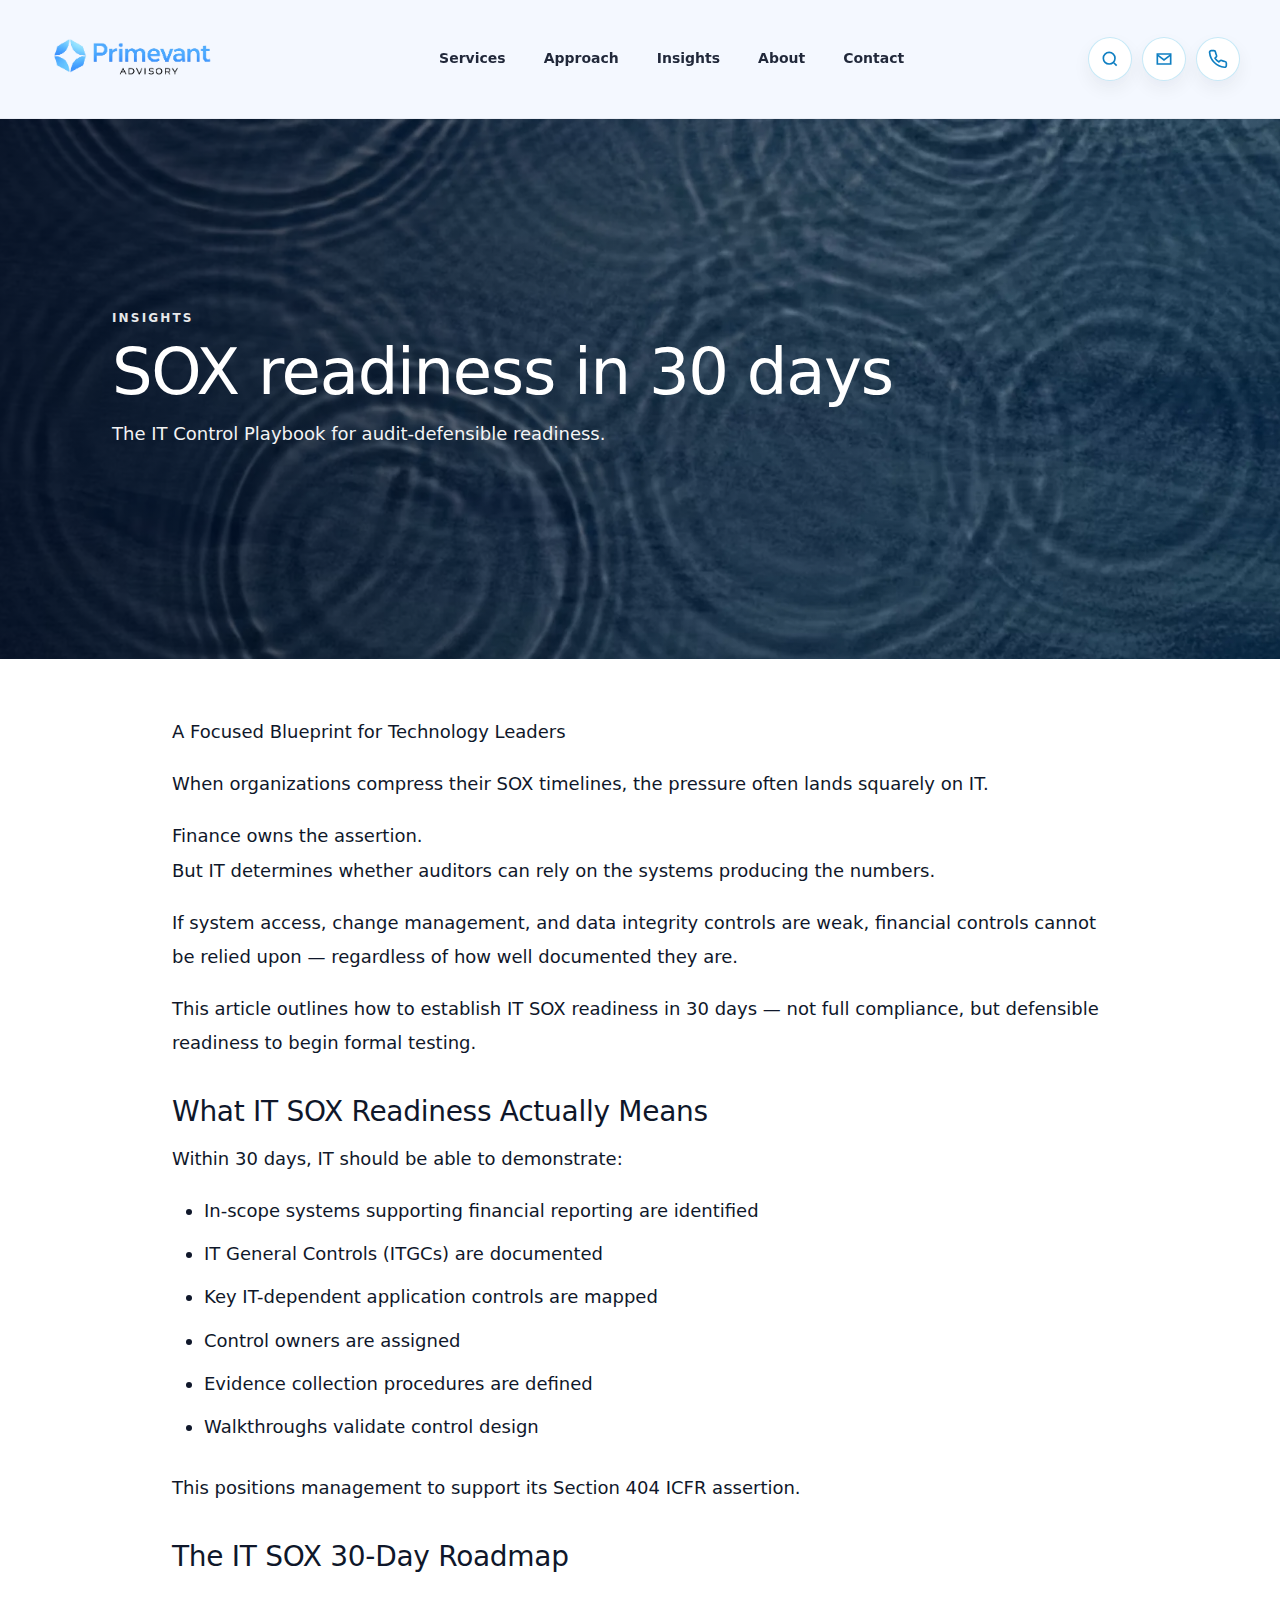
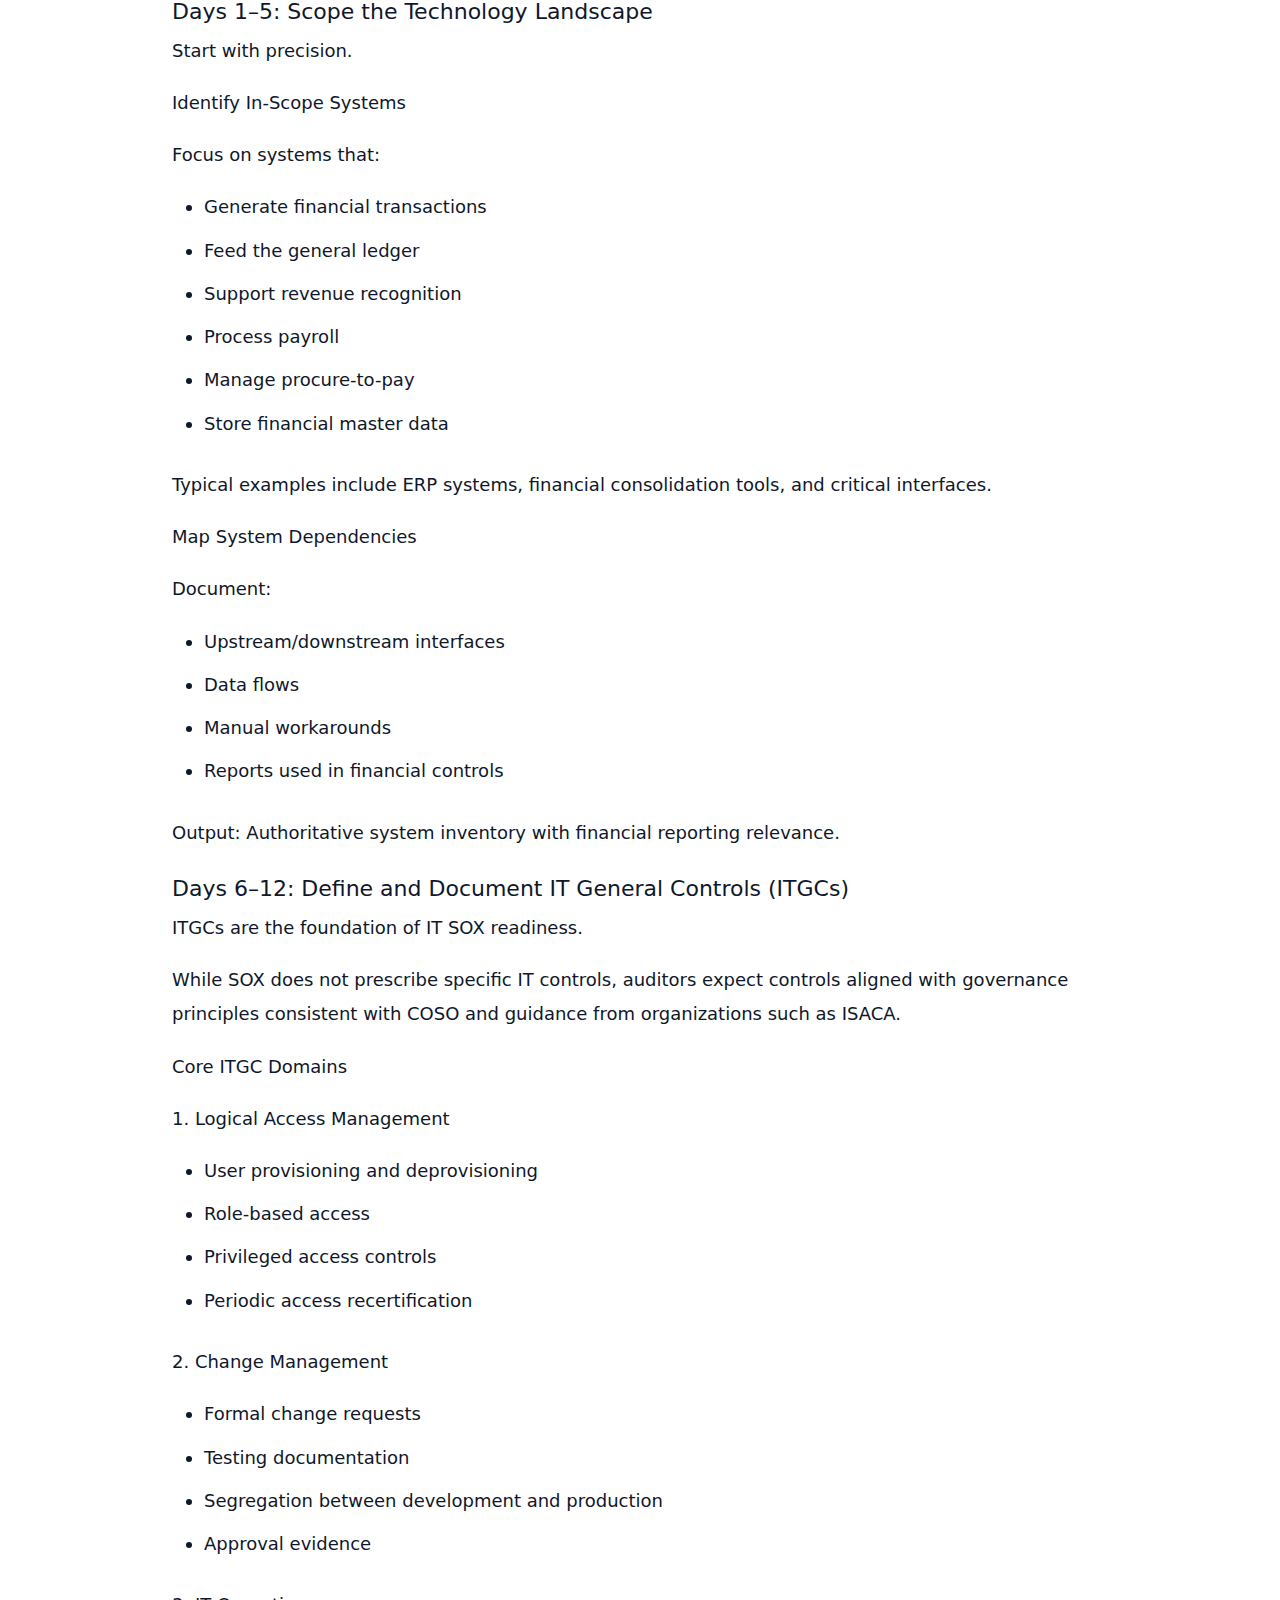
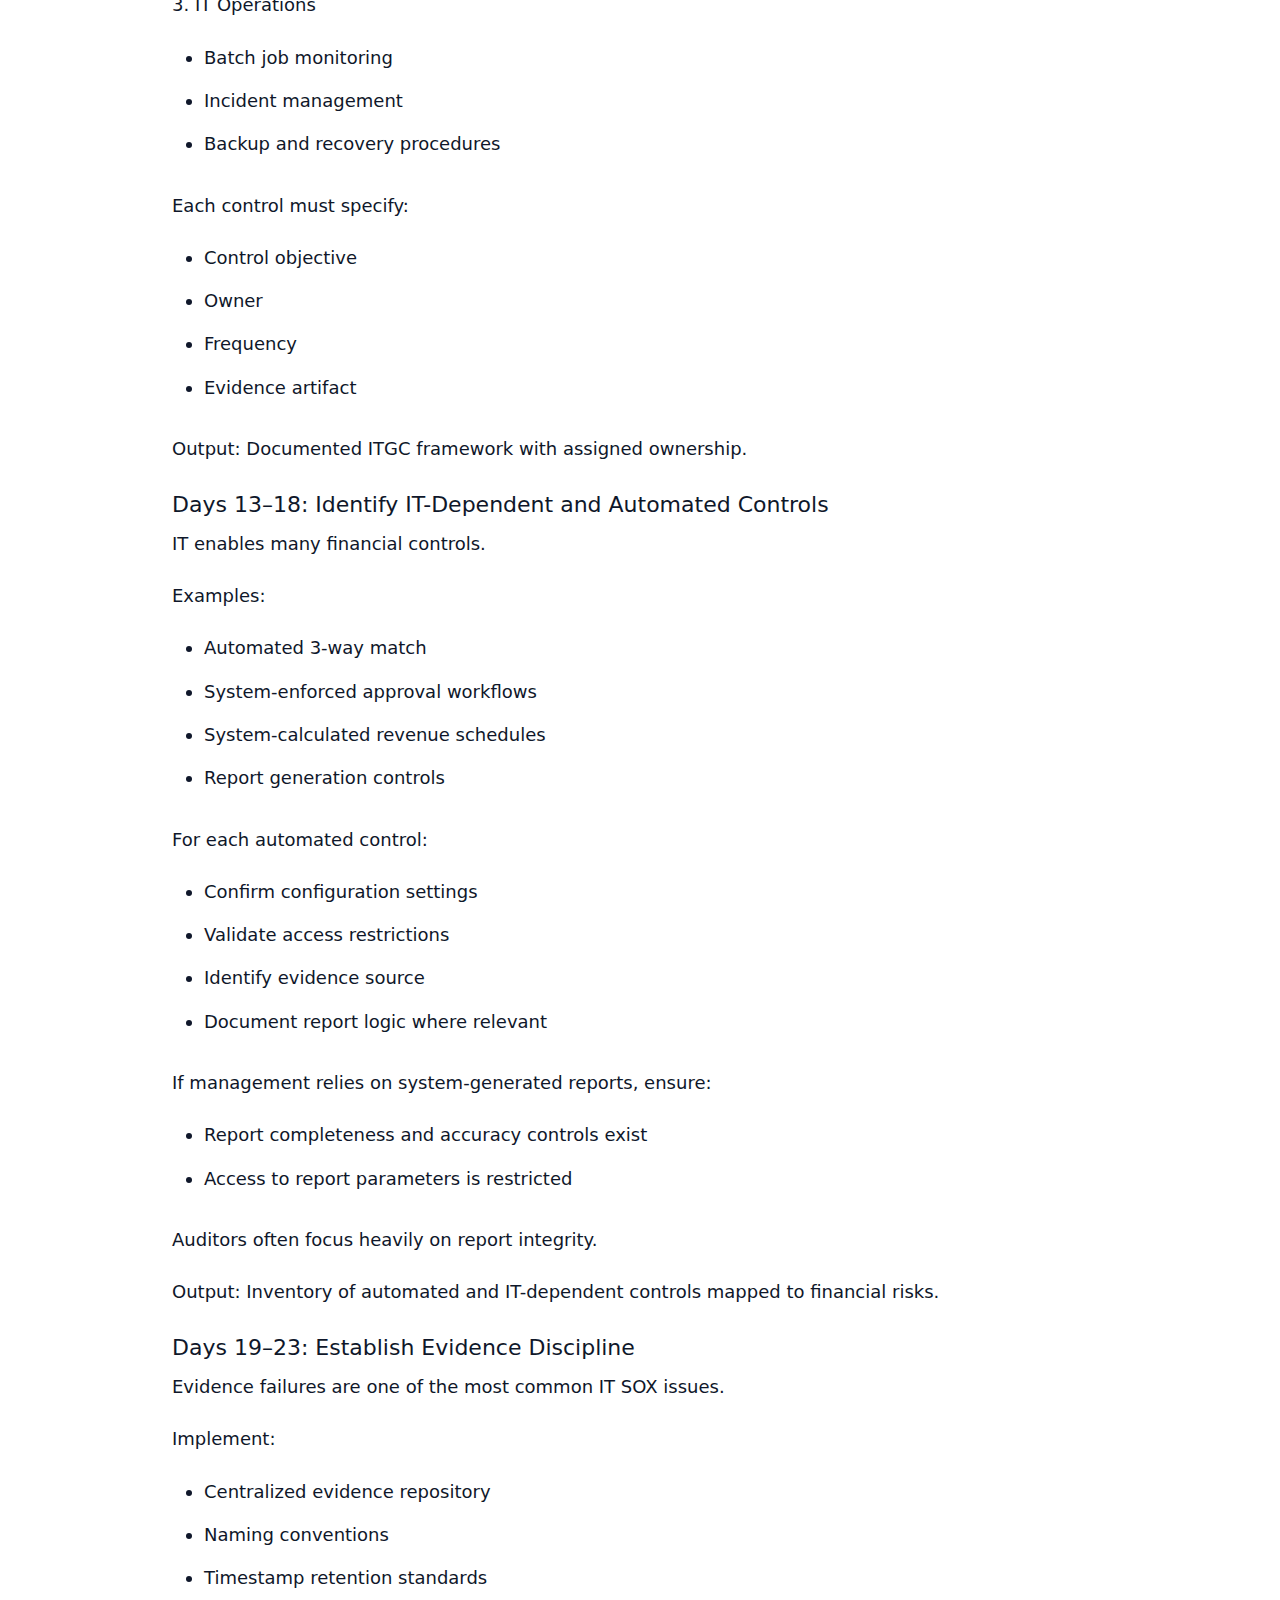
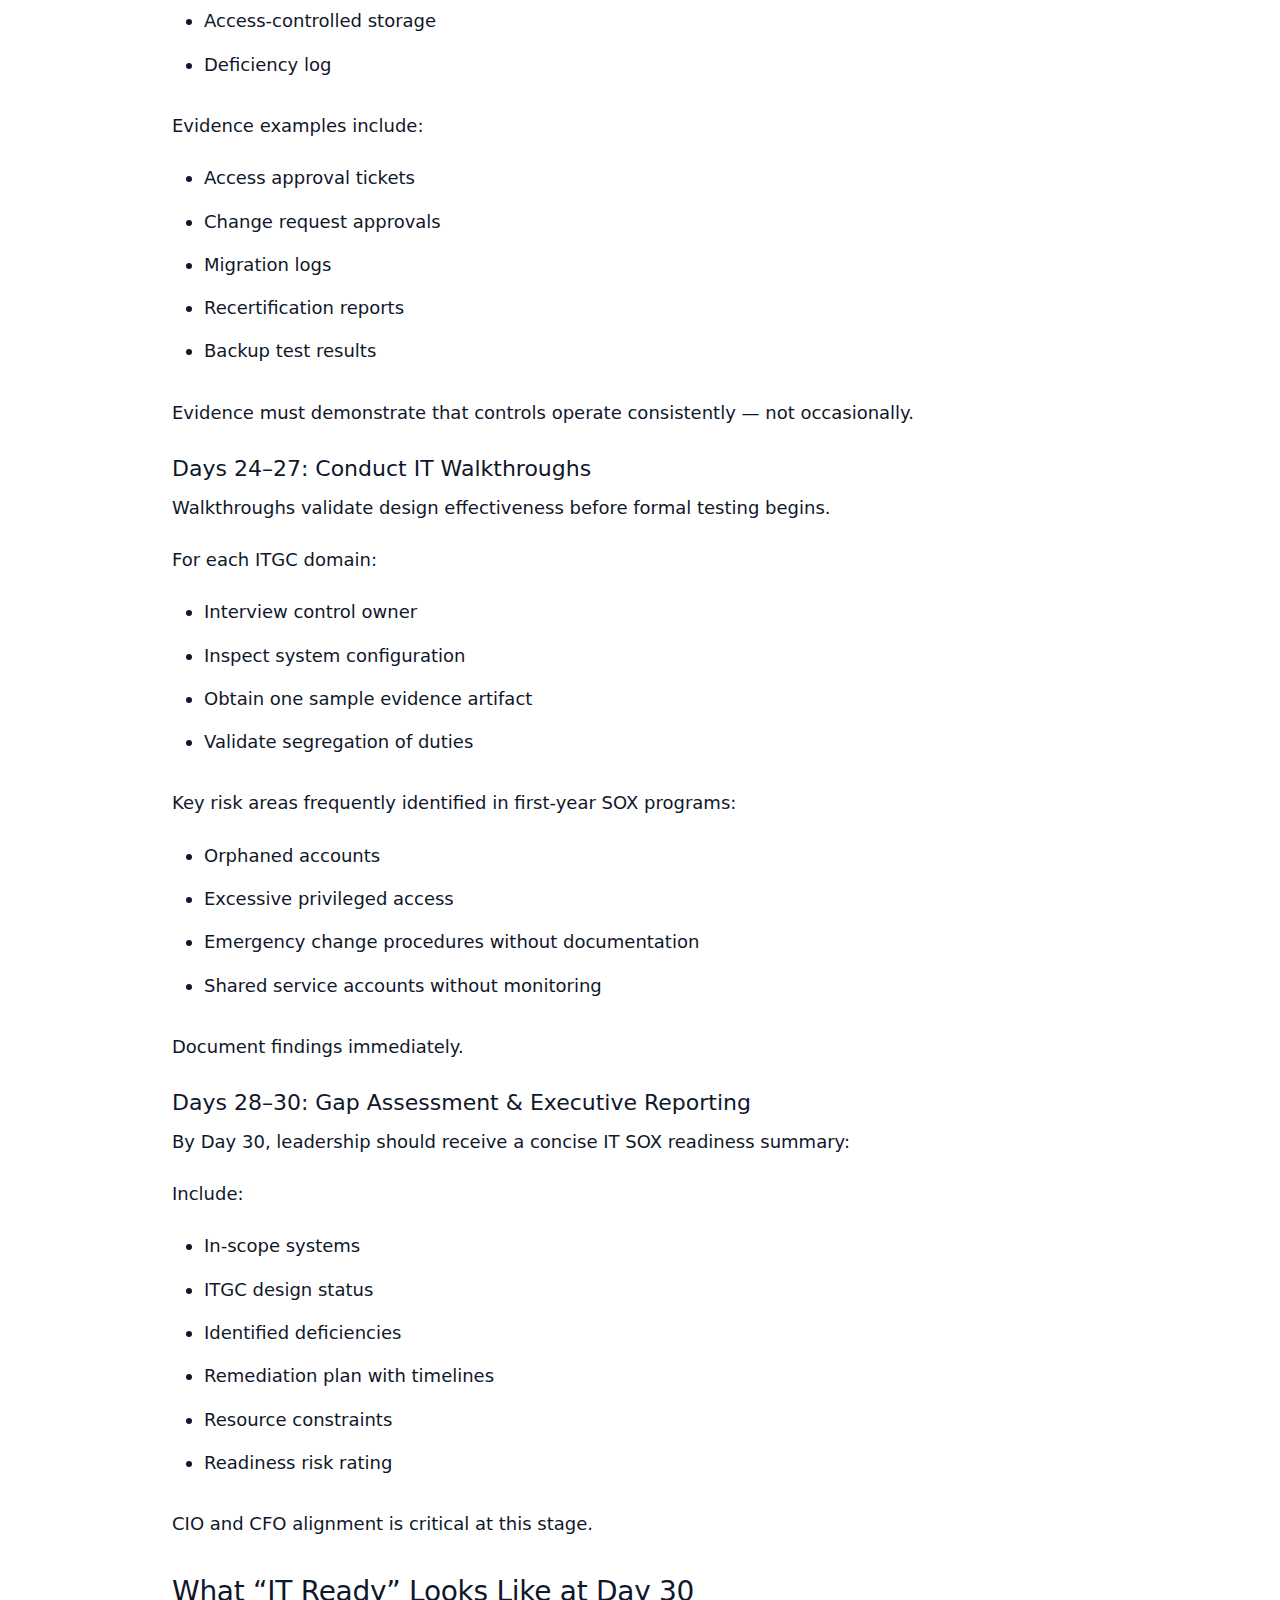
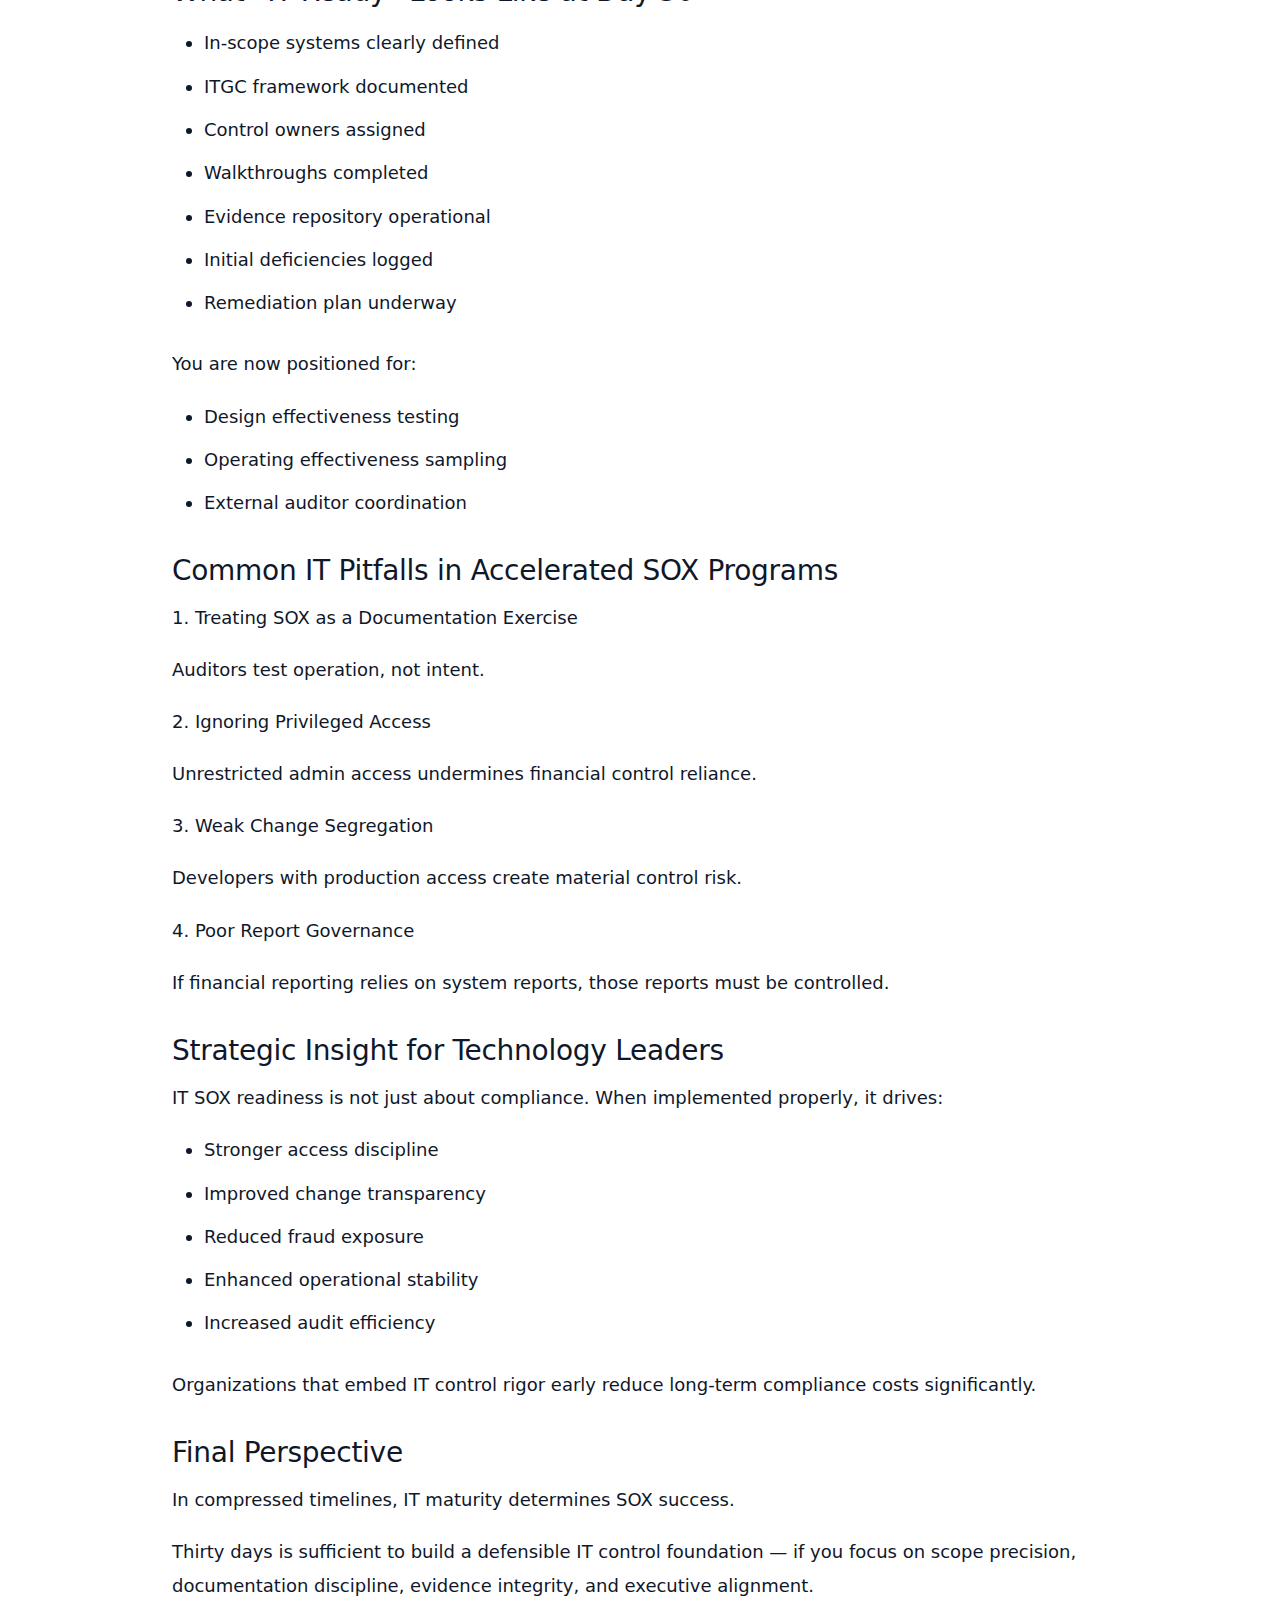
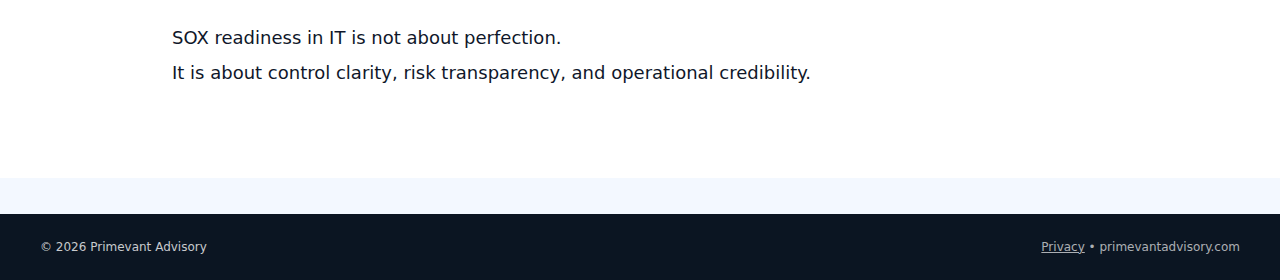
<file: sox-readiness-30-days.html>
<!doctype html>
<html lang="en">
<head>
  <meta charset="utf-8"/>
  <meta name="viewport" content="width=device-width,initial-scale=1"/>
  <title>SOX Readiness in 30 Days – Primevant Advisory</title>
  <link rel="stylesheet" href="styles.css"/>
</head>
<body>


<div class="drawer" id="drawer" aria-hidden="true">
  <div class="panel" role="dialog" aria-modal="true" aria-label="Menu">
    <button class="close" id="drawerClose" aria-label="Close menu">
      <svg viewBox="0 0 24 24" fill="none" stroke="currentColor" stroke-width="2">
        <path d="M6 6l12 12M18 6L6 18"/>
      </svg>
    </button>
    <a href="services.html">Services</a>
    <a href="approach.html">Approach</a>
    <a href="insights.html">Insights</a>
    <a href="about.html">About</a>
    <a href="contact.html">Contact</a>
    <a href="contact.html" style="background:linear-gradient(90deg,var(--blue2),var(--blue)); color:#fff; border-color:transparent;">
      Schedule a Consultation →
    </a>
  </div>
</div>

<div class="topbar">
  <div class="container nav">
    
    <a class="brand" href="index.html">
      <img src="assets/primevant-logo.png" 
           alt="Primevant Advisory Logo" 
           class="logo-img">
    </a>

    <nav class="navlinks">
      <a href="services.html">Services</a>
      <a href="approach.html">Approach</a>
      <a href="insights.html">Insights</a>
      <a href="about.html">About</a>
      <a href="contact.html">Contact</a>
    </nav>

    <div class="nav-cta">
      <button class="hamburger" id="hamburger" aria-label="Open menu">
        <svg viewBox="0 0 24 24" fill="none" stroke="currentColor" stroke-width="2">
          <path d="M4 7h16M4 12h16M4 17h16"/>
        </svg>
      </button>

  <!-- NEW: Search + Contact icons -->
  <div class="nav-tools">
    <button class="iconbtn" id="openSearch" type="button" aria-label="Search the site">
      <!-- magnifying glass -->
      <svg viewBox="0 0 24 24" fill="none" stroke="currentColor" stroke-width="2">
        <circle cx="11" cy="11" r="7"></circle>
        <path d="M20 20l-3.5-3.5"></path>
      </svg>
    </button>

    <!-- Mail icon (links to contact page) -->
    <a class="iconlink" href="contact.html#contact-form" aria-label="Email / contact">
      <svg viewBox="0 0 24 24" fill="none" stroke="currentColor" stroke-width="2">
        <path d="M4 6h16v12H4z"></path>
        <path d="M4 7l8 6 8-6"></path>
      </svg>
    </a>

    <!-- Phone icon (links to contact page) -->
    <a class="iconlink" href="contact.html#contact-form" aria-label="Phone / contact">
      <svg viewBox="0 0 24 24" fill="none" stroke="currentColor" stroke-width="2">
        <path d="M22 16.9v3a2 2 0 0 1-2.2 2c-9.6-.9-17-8.3-17.9-17.9A2 2 0 0 1 4 2h3a2 2 0 0 1 2 1.7c.2 1.3.6 2.6 1.2 3.8a2 2 0 0 1-.5 2.2L8.5 11a16 16 0 0 0 4.5 4.5l1.3-1.2a2 2 0 0 1 2.2-.5c1.2.6 2.5 1 3.8 1.2A2 2 0 0 1 22 16.9z"></path>
      </svg>
    </a>
  </div>
</div>
    </div>

  </div>
</div>

<!-- TOP HERO (60% height) -->
<header class="post-hero" aria-label="SOX readiness hero">
  <!-- Replace this image path with YOUR hero image filename -->
<picture>
  <source srcset="assets/optimized/sox-30-days-hero.webp" type="image/webp">
  <img class="post-hero__img" src="assets/sox-30-days-hero.jpg" alt="SOX Readiness banner">
</picture>  <div class="post-hero__overlay" aria-hidden="true"></div>

  <div class="post-hero__inner">
    <div class="post-hero__kicker">INSIGHTS</div>
    <h1 class="post-hero__title">SOX readiness in 30 days</h1>
    <p class="post-hero__subtitle">The IT Control Playbook for audit-defensible readiness.</p>
  </div>
</header>

<!-- ARTICLE -->
<main class="post">
  <article class="post__wrap">
    
    <p class="post__deck">A Focused Blueprint for Technology Leaders</p>

    <p>When organizations compress their SOX timelines, the pressure often lands squarely on IT.</p>

    <p>Finance owns the assertion.<br>
    But IT determines whether auditors can rely on the systems producing the numbers.</p>

    <p>If system access, change management, and data integrity controls are weak, financial controls cannot be relied upon — regardless of how well documented they are.</p>

    <p>This article outlines how to establish IT SOX readiness in 30 days — not full compliance, but defensible readiness to begin formal testing.</p>

    <h2 class="post__h2">What IT SOX Readiness Actually Means</h2>

    <p>Within 30 days, IT should be able to demonstrate:</p>

    <ul class="post__list">
      <li>In-scope systems supporting financial reporting are identified</li>
      <li>IT General Controls (ITGCs) are documented</li>
      <li>Key IT-dependent application controls are mapped</li>
      <li>Control owners are assigned</li>
      <li>Evidence collection procedures are defined</li>
      <li>Walkthroughs validate control design</li>
    </ul>

    <p>This positions management to support its Section 404 ICFR assertion.</p>

    <h2 class="post__h2">The IT SOX 30-Day Roadmap</h2>

    <h3 class="post__h3">Days 1–5: Scope the Technology Landscape</h3>

    <p><strong>Start with precision.</strong></p>

    <p><strong>Identify In-Scope Systems</strong></p>
    <p>Focus on systems that:</p>

    <ul class="post__list">
      <li>Generate financial transactions</li>
      <li>Feed the general ledger</li>
      <li>Support revenue recognition</li>
      <li>Process payroll</li>
      <li>Manage procure-to-pay</li>
      <li>Store financial master data</li>
    </ul>

    <p>Typical examples include ERP systems, financial consolidation tools, and critical interfaces.</p>

    <p><strong>Map System Dependencies</strong></p>
    <p>Document:</p>
    <ul class="post__list">
      <li>Upstream/downstream interfaces</li>
      <li>Data flows</li>
      <li>Manual workarounds</li>
      <li>Reports used in financial controls</li>
    </ul>

    <p><strong>Output:</strong> Authoritative system inventory with financial reporting relevance.</p>

    <h3 class="post__h3">Days 6–12: Define and Document IT General Controls (ITGCs)</h3>

    <p>ITGCs are the foundation of IT SOX readiness.</p>

    <p>While SOX does not prescribe specific IT controls, auditors expect controls aligned with governance principles consistent with COSO and guidance from organizations such as ISACA.</p>

    <p><strong>Core ITGC Domains</strong></p>

    <p><strong>1. Logical Access Management</strong></p>
    <ul class="post__list">
      <li>User provisioning and deprovisioning</li>
      <li>Role-based access</li>
      <li>Privileged access controls</li>
      <li>Periodic access recertification</li>
    </ul>

    <p><strong>2. Change Management</strong></p>
    <ul class="post__list">
      <li>Formal change requests</li>
      <li>Testing documentation</li>
      <li>Segregation between development and production</li>
      <li>Approval evidence</li>
    </ul>

    <p><strong>3. IT Operations</strong></p>
    <ul class="post__list">
      <li>Batch job monitoring</li>
      <li>Incident management</li>
      <li>Backup and recovery procedures</li>
    </ul>

    <p>Each control must specify:</p>
    <ul class="post__list">
      <li>Control objective</li>
      <li>Owner</li>
      <li>Frequency</li>
      <li>Evidence artifact</li>
    </ul>

    <p><strong>Output:</strong> Documented ITGC framework with assigned ownership.</p>

    <h3 class="post__h3">Days 13–18: Identify IT-Dependent and Automated Controls</h3>

    <p>IT enables many financial controls.</p>

    <p>Examples:</p>
    <ul class="post__list">
      <li>Automated 3-way match</li>
      <li>System-enforced approval workflows</li>
      <li>System-calculated revenue schedules</li>
      <li>Report generation controls</li>
    </ul>

    <p>For each automated control:</p>
    <ul class="post__list">
      <li>Confirm configuration settings</li>
      <li>Validate access restrictions</li>
      <li>Identify evidence source</li>
      <li>Document report logic where relevant</li>
    </ul>

    <p>If management relies on system-generated reports, ensure:</p>
    <ul class="post__list">
      <li>Report completeness and accuracy controls exist</li>
      <li>Access to report parameters is restricted</li>
    </ul>

    <p>Auditors often focus heavily on report integrity.</p>

    <p><strong>Output:</strong> Inventory of automated and IT-dependent controls mapped to financial risks.</p>

    <h3 class="post__h3">Days 19–23: Establish Evidence Discipline</h3>

    <p>Evidence failures are one of the most common IT SOX issues.</p>

    <p>Implement:</p>
    <ul class="post__list">
      <li>Centralized evidence repository</li>
      <li>Naming conventions</li>
      <li>Timestamp retention standards</li>
      <li>Access-controlled storage</li>
      <li>Deficiency log</li>
    </ul>

    <p>Evidence examples include:</p>
    <ul class="post__list">
      <li>Access approval tickets</li>
      <li>Change request approvals</li>
      <li>Migration logs</li>
      <li>Recertification reports</li>
      <li>Backup test results</li>
    </ul>

    <p>Evidence must demonstrate that controls operate consistently — not occasionally.</p>

    <h3 class="post__h3">Days 24–27: Conduct IT Walkthroughs</h3>

    <p>Walkthroughs validate design effectiveness before formal testing begins.</p>

    <p>For each ITGC domain:</p>
    <ul class="post__list">
      <li>Interview control owner</li>
      <li>Inspect system configuration</li>
      <li>Obtain one sample evidence artifact</li>
      <li>Validate segregation of duties</li>
    </ul>

    <p>Key risk areas frequently identified in first-year SOX programs:</p>
    <ul class="post__list">
      <li>Orphaned accounts</li>
      <li>Excessive privileged access</li>
      <li>Emergency change procedures without documentation</li>
      <li>Shared service accounts without monitoring</li>
    </ul>

    <p>Document findings immediately.</p>

    <h3 class="post__h3">Days 28–30: Gap Assessment & Executive Reporting</h3>

    <p>By Day 30, leadership should receive a concise IT SOX readiness summary:</p>

    <p>Include:</p>
    <ul class="post__list">
      <li>In-scope systems</li>
      <li>ITGC design status</li>
      <li>Identified deficiencies</li>
      <li>Remediation plan with timelines</li>
      <li>Resource constraints</li>
      <li>Readiness risk rating</li>
    </ul>

    <p>CIO and CFO alignment is critical at this stage.</p>

    <h2 class="post__h2">What “IT Ready” Looks Like at Day 30</h2>

    <ul class="post__list">
      <li>In-scope systems clearly defined</li>
      <li>ITGC framework documented</li>
      <li>Control owners assigned</li>
      <li>Walkthroughs completed</li>
      <li>Evidence repository operational</li>
      <li>Initial deficiencies logged</li>
      <li>Remediation plan underway</li>
    </ul>

    <p>You are now positioned for:</p>
    <ul class="post__list">
      <li>Design effectiveness testing</li>
      <li>Operating effectiveness sampling</li>
      <li>External auditor coordination</li>
    </ul>

    <h2 class="post__h2">Common IT Pitfalls in Accelerated SOX Programs</h2>

    <p><strong>1. Treating SOX as a Documentation Exercise</strong></p>
    <p>Auditors test operation, not intent.</p>

    <p><strong>2. Ignoring Privileged Access</strong></p>
    <p>Unrestricted admin access undermines financial control reliance.</p>

    <p><strong>3. Weak Change Segregation</strong></p>
    <p>Developers with production access create material control risk.</p>

    <p><strong>4. Poor Report Governance</strong></p>
    <p>If financial reporting relies on system reports, those reports must be controlled.</p>

    <h2 class="post__h2">Strategic Insight for Technology Leaders</h2>

    <p>IT SOX readiness is not just about compliance. When implemented properly, it drives:</p>
    <ul class="post__list">
      <li>Stronger access discipline</li>
      <li>Improved change transparency</li>
      <li>Reduced fraud exposure</li>
      <li>Enhanced operational stability</li>
      <li>Increased audit efficiency</li>
    </ul>

    <p>Organizations that embed IT control rigor early reduce long-term compliance costs significantly.</p>

    <h2 class="post__h2">Final Perspective</h2>

    <p>In compressed timelines, IT maturity determines SOX success.</p>

    <p>Thirty days is sufficient to build a defensible IT control foundation — if you focus on scope precision, documentation discipline, evidence integrity, and executive alignment.</p>

    <p>SOX readiness in IT is not about perfection.<br>
    It is about control clarity, risk transparency, and operational credibility.</p>

  </article>
</main>

<footer>
  <div class="container" style="display:flex;justify-content:space-between;gap:12px;flex-wrap:wrap;">
    <div>© <span id="year"></span> Primevant Advisory</div>
   <div style="opacity:.85;">
  <a href="privacy.html" style="color:inherit; text-decoration:underline;">Privacy</a> • primevantadvisory.com
</div>
</footer>

<script src="assets/app.js"></script>
</body>
</html>
</file>
<file: styles.css>
/* =============================
   Primevant Advisory (Scratch)
   Safe geometry (no giant shapes)
   Works even with NO images
   ============================= */

:root{
  --bg:#f3f8ff;        /* very light blue */
  --card:#ffffff;
  --line:#e6eaf2;

  --navy:#0f1f2f;
  --ink:#0f172a;
  --muted:#475569;

  --blue:#1fa7e0;
  --blue2:#0f7fc2;

  --radius:14px;
  --shadow: 0 12px 34px rgba(15,23,42,.10);
  --shadow2: 0 18px 50px rgba(15,23,42,.14);

  --max:1200px;
}

*{ box-sizing:border-box }
html,body{ height:100% }
body{
  margin:0;
  font-family: ui-sans-serif, system-ui, -apple-system, Segoe UI, Roboto, Arial, "Helvetica Neue", Helvetica, sans-serif;
  color: var(--ink);
  background: var(--bg);
}
a{ color:inherit; text-decoration:none }
img{ max-width:100%; display:block }
button,input,textarea{ font-family:inherit }

.container{
  width:min(var(--max), calc(100% - 40px));
  margin:0 auto;
}

/* -----------------------------
   Buttons (interactive)
   ----------------------------- */
.btn{
  display:inline-flex;
  align-items:center;
  justify-content:center;
  gap:10px;
  height:46px;
  padding:0 18px;
  border-radius:12px;
  border:1px solid transparent;
  font-weight:800;
  font-size:14px;
  letter-spacing:.2px;
  cursor:pointer;
  user-select:none;
  transition: transform .08s ease, box-shadow .18s ease, filter .18s ease, background .18s ease, border-color .18s ease;
  white-space:nowrap;
}
.btn:active{ transform: translateY(1px); }
.btn:focus-visible{ outline: 3px solid rgba(31,167,224,.28); outline-offset: 2px; }

.btn-primary{
  color:#fff;
  background: linear-gradient(90deg, var(--blue2), var(--blue));
  box-shadow: 0 10px 24px rgba(31,167,224,.22);
}
.btn-primary:hover{ box-shadow: 0 14px 36px rgba(31,167,224,.30); filter: brightness(1.02); }

.btn-ghost{
  background:#fff;
  border-color:#dbe5f2;
  color: var(--ink);
  box-shadow: 0 8px 18px rgba(15,23,42,.06);
}
.btn-ghost:hover{ border-color:#c7d6ea; box-shadow: 0 12px 26px rgba(15,23,42,.08); }

.btn-small{ height:40px; padding:0 16px; border-radius:12px; font-size:13px; }

/* -----------------------------
   Sticky top nav
   ----------------------------- */
.topbar{
  position: sticky;
  top: 0;
  z-index: 50;
  padding: 14px 0;
  background: rgba(243,248,255,.86);
  backdrop-filter: blur(10px);
  border-bottom:1px solid rgba(230,234,242,.85);
}
.nav{
  display:flex;
  align-items:center;
  justify-content:space-between;
  gap:16px;
}
.brand{
  display:flex;
  align-items:center;
  gap:12px;
}

.brand-mark{ width:34px; height:34px; }
.brand-text{ display:flex; flex-direction:column; line-height:1.05; }
.brand-text strong{ font-size:18px; letter-spacing:.2px; }
.brand-text span{ font-size:11px; font-weight:900; letter-spacing:2.4px; color:#4b5563; margin-top:2px; }

.navlinks{
  display:flex;
  gap:26px;
  align-items:center;
  justify-content:center;
  flex:1;
  font-weight:900;
  font-size:14px;
  color:#0f172a;
  opacity:.92;
}
.navlinks a{ padding:10px 6px; border-bottom:2px solid transparent; }
.navlinks a:hover{ border-bottom-color:#cfe9f7; }
.navlinks a.active{ border-bottom-color: var(--blue); }

.nav-cta{
  display:flex;
  align-items:center;
  justify-content:flex-end;
  gap:12px;
}

/* ===========================
   Top-right nav tools (Search + icons)
   =========================== */
.nav-tools{
  display:flex;
  align-items:center;
  gap:10px;
}

.iconbtn,
.iconlink{
  width:44px;
  height:44px;
  border-radius:999px;
  display:grid;
  place-items:center;
  border:1px solid rgba(219,229,242,1);
  background: rgba(255,255,255,.92);
  box-shadow: 0 8px 18px rgba(15,23,42,.06);
  color:#0f172a;
  cursor:pointer;
  transition: transform .08s ease, box-shadow .18s ease, border-color .18s ease, background .18s ease;
}

.iconbtn:hover,
.iconlink:hover{
  border-color:#c7d6ea;
  box-shadow: 0 12px 26px rgba(15,23,42,.08);
}

.iconbtn:active,
.iconlink:active{ transform: translateY(1px); }

.iconbtn svg,
.iconlink svg{
  width:20px;
  height:20px;
}

/* ===========================
   Search modal
   =========================== */
.searchmodal{
  position:fixed;
  inset:0;
  display:none;
  z-index:200;
}

.searchmodal.open{ display:block; }

.searchbackdrop{
  position:absolute;
  inset:0;
  background: rgba(15,23,42,.55);
  backdrop-filter: blur(6px);
}

.searchpanel{
  position:relative;
  width:min(720px, calc(100% - 28px));
  margin: 84px auto 0;
  background: rgba(255,255,255,.98);
  border:1px solid rgba(230,234,242,.95);
  border-radius: 18px;
  box-shadow: 0 24px 80px rgba(15,23,42,.30);
  padding: 16px 16px 14px;
}

.searchtop{
  display:flex;
  align-items:center;
  justify-content:space-between;
  gap:12px;
  margin-bottom:12px;
}

.searchtitle{
  font-weight:950;
  letter-spacing:-.2px;
  font-size:16px;
}

.searchinput{
  width:100%;
  height:52px;
  border-radius:14px;
  border:1px solid #dbe5f2;
  padding: 0 14px;
  font-weight:800;
  outline:none;
  background:#fff;
}

.searchinput:focus{
  border-color: rgba(31,167,224,.65);
  box-shadow: 0 0 0 4px rgba(31,167,224,.18);
}

.searchhint{
  margin:10px 2px 12px;
  font-size:12px;
  color:#64748b;
  font-weight:800;
}

.searchresults{
  display:grid;
  gap:10px;
  max-height: 46vh;
  overflow:auto;
  padding-right:4px;
}

.searchitem{
  padding:12px 12px;
  border-radius:14px;
  border:1px solid #eef2f7;
  background:#fff;
  box-shadow: 0 10px 22px rgba(15,23,42,.06);
  transition: transform .12s ease, box-shadow .18s ease;
}

.searchitem:hover{
  transform: translateY(-1px);
  box-shadow: 0 14px 34px rgba(15,23,42,.08);
}

.searchitem a{
  display:block;
}

.searchitem .stitle{
  font-weight:950;
  letter-spacing:-.2px;
  margin-bottom:4px;
}

.searchitem .smeta{
  font-size:12px;
  font-weight:900;
  color:#0f7fc2;
  margin-bottom:6px;
}

.searchitem .ssnippet{
  font-size:13px;
  line-height:1.6;
  color:#475569;
}

.hamburger{
  display:none;
  width:44px;height:44px;
  border-radius:12px;
  border:1px solid #dbe5f2;
  background:#fff;
  box-shadow: 0 8px 18px rgba(15,23,42,.06);
  cursor:pointer;
}
.hamburger:hover{ box-shadow: 0 12px 26px rgba(15,23,42,.08); }

/* Mobile drawer */
.drawer{
  position:fixed; inset:0;
  background: rgba(15,23,42,.45);
  display:none;
  z-index:100;
}
.drawer.open{ display:block; }
.drawer .panel{
  position:absolute; right:0; top:0; bottom:0;
  width:min(360px, 92vw);
  background:#fff;
  box-shadow:-18px 0 60px rgba(15,23,42,.25);
  padding:18px;
  display:flex; flex-direction:column; gap:10px;
}
.drawer .panel a{
  padding:14px 12px;
  border-radius:12px;
  font-weight:900;
  background:#f6f8fb;
  border:1px solid #e7edf6;
}
.drawer .panel a:hover{ background:#eef5ff; }
.drawer .panel .close{
  align-self:flex-end;
  width:44px;height:44px;
  border-radius:12px;
  border:1px solid #e7edf6;
  background:#fff;
  cursor:pointer;
  display:grid;
  place-items:center;
}

/* -----------------------------
   Hero base (shared)
   ----------------------------- */
.hero{
  position:relative;
  overflow:hidden;
}
.hero .wrap{ padding: 36px 0 0; }
.hero-grid{
  display:grid;
  grid-template-columns: 60% 40%;
  min-height: 560px;
  align-items: stretch;
}
.hero-left{
  padding: 64px 40px 60px 0;
  position:relative;
  z-index:4;
}
.hero-title{
  margin:0 0 14px;
  font-size: 58px;
  line-height:1.05;
  letter-spacing:-.8px;
  font-weight: 950;
}
.hero-title .accent{ color: var(--blue2); }
.hero-lead{
  margin:0;
  font-size:16px;
  line-height:1.7;
  color:#334155;
  max-width: 60ch;
  padding-left:18px;
  position:relative;
}
.hero-lead:before{
  content:"";
  position:absolute;
  left:0; top:.25em;
  width:3px; height:2.9em;
  border-radius:2px;
  background: linear-gradient(var(--blue2), var(--blue));
}
.hero-actions{
  display:flex; gap:14px;
  margin-top:24px;
  flex-wrap:wrap;
}

/* HERO VISUAL */
.hero-visual{
  position:relative;
  border-top-left-radius: 18px;
  overflow:hidden;
  box-shadow: var(--shadow);
  background:#0b1522;
  min-height: 560px;
}
.hero-visual.hasimg img{
  position:absolute;
  inset:0;
  width:100%;
  height:100%;
  object-fit:cover;
  z-index:1;
}
.hero-visual.hasimg::before{
  content:"";
  position:absolute;
  inset:0;
  background: linear-gradient(180deg, rgba(8,17,30,.45), rgba(8,17,30,.18));
  z-index:2;
}
.hero-visual.hasimg::after{
  content:"";
  position:absolute;
  inset:0;
  background:
    linear-gradient(135deg, rgba(238,246,255,.92) 0 24%, transparent 24% 100%),
    linear-gradient(135deg, transparent 0 60%, rgba(31,167,224,.65) 60% 70%, transparent 70% 100%),
    linear-gradient(135deg, transparent 0 78%, rgba(15,31,47,.55) 78% 86%, transparent 86% 100%);
  z-index:3;
}
.hero-visual:not(.hasimg)::before{
  content:"";
  position:absolute;
  inset:0;
  background:
    radial-gradient(circle at 70% 30%, rgba(85,220,255,.45), transparent 48%),
    radial-gradient(circle at 25% 70%, rgba(31,167,224,.35), transparent 52%),
    linear-gradient(135deg, #0b1522, #0f1f2f);
}

/* Trust bar */
.trustbar{
  background:#f6f8fb;
  border-top:1px solid var(--line);
  border-bottom:1px solid var(--line);
}
.trustbar .row{
  display:grid;
  grid-template-columns: repeat(4, 1fr);
  gap:16px;
  padding:14px 0;
}
.trustitem{
  display:flex; align-items:center; justify-content:center;
  gap:10px;
  font-weight:900;
  font-size:13px;
  color:#0f172a;
  opacity:.92;
  white-space:nowrap;
}
.trusticon{ width:18px; height:18px; color: var(--blue2); }

/* Sections */
.section{ padding: 56px 0 72px; }
.section.center h2{ text-align:center; }
.section h2{
  margin:0 0 10px;
  font-size:28px;
  letter-spacing:-.3px;
}
.underline{
  width:44px; height:3px;
  margin: 10px auto 30px;
  border-radius:2px;
  background: linear-gradient(90deg, var(--blue2), var(--blue));
}

/* Cards */
.cards{
  display:grid;
  grid-template-columns: repeat(3, 1fr);
  gap:24px;
}
.card{
  background: var(--card);
  border:1px solid #edf1f7;
  border-radius: var(--radius);
  box-shadow: var(--shadow);
  padding:22px;
  transition: transform .15s ease, box-shadow .2s ease;
}
.card:hover{ transform: translateY(-1px); box-shadow: var(--shadow2); }
.card h3{ margin:0 0 8px; font-size:16px; letter-spacing:-.2px; }
.card p{ margin:0; color: var(--muted); font-size:13px; line-height:1.6; }

.learn{
  display:inline-flex; align-items:center; gap:10px;
  margin-top:14px;
  font-weight:950;
  color: var(--blue2);
  font-size:13px;
}
.learn svg{ width:16px; height:16px; }

/* Dark band (safe) */
.band{
  position:relative;
  overflow:hidden;
  background: var(--navy);
  color:#fff;
  padding: 44px 0;
}
.band::before{
  content:"";
  position:absolute;
  right:-120px; top:-90px;
  width:420px; height:420px;
  background: linear-gradient(135deg, rgba(31,167,224,.95), rgba(31,167,224,.30));
  transform: rotate(10deg);
  border-radius: 28px;
  opacity:.95;
}
.band .wrap{
  position:relative;
  z-index:2;
  display:grid;
  grid-template-columns: 1.05fr .95fr;
  gap:26px;
  align-items:start;
}
.band h3{ margin:0 0 10px; font-size:18px; font-weight:950; }
.band .big{
  margin:0 0 12px;
  font-size:40px;
  line-height:1.06;
  font-weight:950;
  letter-spacing:-.6px;
}
.band .big .accent{ color:#53d2ff; }
.band .steps{ font-weight:900; color: rgba(255,255,255,.86); font-size:13px; }
.band .link{
  display:inline-flex; align-items:center; gap:10px;
  margin-top:14px;
  font-weight:950;
  color:#bfefff;
  font-size:13px;
}
.band .reasons{
  display:grid;
  grid-template-columns: repeat(3, 1fr);
  gap:16px;
}
.reason .ricon{ width:22px; height:22px; color:#6fe0ff; margin-bottom:10px; }
.reason strong{ display:block; font-size:13px; margin-bottom:6px; }
.reason p{ margin:0; font-size:12px; line-height:1.5; color: rgba(255,255,255,.78); }

/* Page hero (inner pages) — safe geometric header */
.page-hero{
  padding: 34px 0 38px;
}
.page-hero .grid{
  display:grid;
  grid-template-columns: 1.05fr .95fr;
  gap:24px;
  align-items:stretch;
}

/* =========================
   Contact hero (image left, no box)
   ========================= */
.contact-hero{
  grid-template-columns: .95fr 1.05fr; /* image left, text right */
  align-items: center;
  gap: 28px;
}

/* =========================
   Contact Top Banner
   ========================= */
.contact-top-banner{
  width:100%;
  min-height:220px;          /* adjust if you want taller */
  background:#e9e9ea;        /* same soft grey tone */
  display:flex;
  align-items:center;
}

.contact-banner-title{
  font-size: clamp(36px, 4.2vw, 56px);  /* slightly smaller */
  font-weight: 200;                    /* keep slim look */
  letter-spacing: -0.6px;
  line-height: 1.1;
  margin: 0;
  color: #0f172a;
}

/* Image wrapper: no border, no shadow, blends into page */
.contact-hero-media{
  position: relative;
  overflow: hidden;
  border-radius: 18px;          /* soft, premium */
  background: transparent;      /* no card background */
}

/* Full-bleed image */
.contact-hero-img{
  width: 100%;
  height: min(520px, 62vh);
  object-fit: cover;
  display: block;

  /* subtle blend into the page (not a "box") */
  filter: saturate(1.02) contrast(1.02);
}

/* Optional: ultra-subtle edge fade so it doesn't feel boxed */
.contact-hero-media::after{
  content:"";
  position:absolute;
  inset:0;
  pointer-events:none;
  background: radial-gradient(circle at 20% 50%, rgba(243,248,255,0) 55%, rgba(243,248,255,.55) 100%);
}

/* Keep lead + title aligned nicely */
.contact-hero-copy .lead{
  max-width: 62ch;
}

/* INSIGHTS TOP BANNER HERO — 80% of viewport */
.insights-tophero{
  height: 80vh;
  min-height: 560px;       /* keeps it tall on large screens */
  position: relative;
  overflow: hidden;
  display: flex;
  align-items: flex-end;   /* keeps actions near bottom (change to center if you want) */
  padding: 0;
}

/* Image fills the hero */
.insights-tophero__img{
  position: absolute;
  inset: 0;
  width: 100%;
  height: 100%;
  object-fit: cover;
  object-position: center;
}

/* Overlay sits above image (optional if you already have it) */
.insights-tophero__overlay{
  position: absolute;
  inset: 0;
  background: linear-gradient(
    180deg,
    rgba(15, 23, 42, 0.15) 0%,
    rgba(15, 23, 42, 0.55) 100%
  );
}

/* Actions should appear on top of overlay */
.insights-tophero__actions{
  position: relative;
  z-index: 2;
  width: 100%;
  max-width: 1100px;
  margin: 0 auto;
  padding: 0 20px 48px;    /* bottom spacing */
  display: flex;
  gap: 12px;
  flex-wrap: wrap;
}

@media (max-width: 768px){
  .insights-tophero{
    height: 70vh;
    min-height: 460px;
    align-items: flex-end;
  }
  .insights-tophero__actions{
    padding-bottom: 28px;
  }
}

/* Responsive: stack image above text */
@media (max-width: 980px){
  .contact-hero{
    grid-template-columns: 1fr;
  }
  .contact-hero-img{
    height: 320px;
  }
}
.breadcrumb{
  font-weight:900;
  font-size:13px;
  color:#1f4f7a;
  opacity:.9;
}
.breadcrumb a{ color: var(--blue2); }
.breadcrumb span{ color:#64748b; }

.kicker{
  font-weight:950;
  font-size:12px;
  color: var(--blue2);
  letter-spacing: .18em;
  text-transform: uppercase;
}
.h1{
  margin:10px 0 10px;
  font-size:46px;
  line-height:1.05;
  letter-spacing:-.7px;
  font-weight:950;
}
.lead{
  margin:0;
  font-size:16px;
  line-height:1.7;
  color:#334155;
  max-width:62ch;
  padding-left:18px;
  position:relative;
}
.lead:before{
  content:"";
  position:absolute;
  left:0; top:.25em;
  width:3px; height:2.9em;
  border-radius:2px;
  background: linear-gradient(var(--blue2), var(--blue));
}

/* =========================================================
   PANEL VISUAL (INNER PAGE HERO) — ONLY ONE VERSION
   Works with:
   <div class="panel-visual hasimg">
     <img class="panel-img" ...>
     <div class="panel-overlay"></div>
   </div>
   ========================================================= */
.panel-visual{
  position:relative;
  border-radius:18px;
  overflow:hidden;
  box-shadow: var(--shadow);
  min-height: 360px;
  background: linear-gradient(135deg, #0b1522, #0f1f2f);
}
.panel-visual::before{
  content:"";
  position:absolute;
  inset:0;
  background:
    radial-gradient(circle at 70% 25%, rgba(85,220,255,.45), transparent 50%),
    radial-gradient(circle at 25% 75%, rgba(31,167,224,.35), transparent 55%),
    linear-gradient(135deg, #0b1522, #0f1f2f);
}
.panel-visual::after{
  content:"";
  position:absolute;
  inset:0;
  background:
    linear-gradient(135deg, rgba(238,246,255,.92) 0 24%, transparent 24% 100%),
    linear-gradient(135deg, transparent 0 60%, rgba(31,167,224,.90) 60% 70%, transparent 70% 100%),
    linear-gradient(135deg, transparent 0 78%, rgba(15,31,47,.85) 78% 86%, transparent 86% 100%);
}

/* When image is present */
.panel-visual.hasimg{
  background: none;
}
.panel-visual.hasimg::before,
.panel-visual.hasimg::after{
  content: none;
}
.panel-visual.hasimg .panel-img{
  position:absolute;
  inset:0;
  width:100%;
  height:100%;
  object-fit:cover;
  z-index:1;
}
.panel-visual.hasimg .panel-overlay{
  position:absolute;
  inset:0;
  background: linear-gradient(180deg, rgba(8,17,30,.25), rgba(8,17,30,.08));
  z-index:2;
}

/* Accordion */
.accordion{ display:grid; gap:12px; }
.acc-item{
  background: var(--card);
  border:1px solid #eaf0f7;
  border-radius: var(--radius);
  box-shadow: var(--shadow);
  overflow:hidden;
}
.acc-btn{
  width:100%;
  background:transparent;
  border:none;
  padding:16px 18px;
  cursor:pointer;
  display:flex;
  justify-content:space-between;
  align-items:center;
  gap:16px;
  text-align:left;
}
.acc-btn strong{ font-size:14px; font-weight:950; }
.acc-btn span{ color:#64748b; font-weight:900; font-size:12px; }
.acc-panel{
  max-height:0;
  overflow:hidden;
  transition:max-height .25s ease;
  border-top:1px solid #eef2f7;
}
.acc-panel .inner{
  padding:14px 18px 18px;
  color:#475569;
  font-size:13px;
  line-height:1.65;
}
.acc-item.open .acc-panel{ max-height: 420px; }

/* Inputs */
.input, textarea{
  width:100%;
  border:1px solid #dbe5f2;
  border-radius: 12px;
  padding: 12px 12px;
  background:#fff;
  font-weight:800;
  color:#0f172a;
  outline:none;
}
.input:focus, textarea:focus{
  border-color: rgba(31,167,224,.65);
  box-shadow: 0 0 0 4px rgba(31,167,224,.18);
}
label{ font-weight:950; font-size:12px; color:#334155; display:block; margin:0 0 8px; }

/* Footer */
footer{
  margin-top:36px;
  padding:26px 0;
  background:#0b1522;
  color: rgba(255,255,255,.78);
  font-size:12px;
}

.logo-img{
  height: 90px;
  width: auto;
}

/* =========================
   NEW: Full-width top hero band (HOME PAGE)
   Sits under .topbar and above existing .hero
   ========================= */

.top-hero{
  position: relative;
  width: 100%;
  min-height: 300px;
  overflow: hidden;
  border-bottom: 1px solid rgba(230,234,242,.85);
}

/* =========================
   Services Top Banner (35% height)
   ========================= */
.svc-banner{
  position: relative;
  height: 35vh;        /* ~35% of viewport */
  min-height: 240px;
  max-height: 420px;
  overflow: hidden;
  background: #0b1522;
}

/* Image */
.svc-banner__img{
  position: absolute;
  inset: 0;
  width: 100%;
  height: 100%;
  object-fit: cover;
  transform: scale(1.03);
}

/* Overlay (premium readability) */
.svc-banner__overlay{
  position: absolute;
  inset: 0;
  background:
    linear-gradient(90deg, rgba(11,21,34,.82) 0%, rgba(11,21,34,.35) 55%, rgba(11,21,34,.12) 100%),
    linear-gradient(180deg, rgba(11,21,34,.55) 0%, rgba(11,21,34,.10) 55%, rgba(11,21,34,.55) 100%);
}

/* Text */
.svc-banner__content{
  position: relative;
  z-index: 2;
  height: 100%;
  display: flex;
  flex-direction: column;
  justify-content: center;
  gap: 10px;
  padding: 16px 0;
}

.svc-banner__kicker{
  font-weight: 900;
  font-size: 12px;
  letter-spacing: .18em;
  text-transform: uppercase;
  color: rgba(255,255,255,.82);
}

.svc-banner__title{
  font-size: 40px;
  line-height: 1.12;
  letter-spacing: -.4px;
  font-weight: 500;     /* not bold */
  color: #fff;
  max-width: 30ch;
}

/* =========================
   Approach Top Banner (35% height)
   ========================= */
.appr-banner{
  position: relative;
  height: 35vh;        /* ~35% of viewport */
  min-height: 240px;
  max-height: 420px;
  overflow: hidden;
  background: #0b1522;
}

/* Image */
.appr-banner__img{
  position: absolute;
  inset: 0;
  width: 100%;
  height: 100%;
  object-fit: cover;
  transform: scale(1.03);
}

/* Overlay (premium readability) */
.appr-banner__overlay{
  position: absolute;
  inset: 0;
  background:
    linear-gradient(90deg, rgba(11,21,34,.82) 0%, rgba(11,21,34,.35) 55%, rgba(11,21,34,.12) 100%),
    linear-gradient(180deg, rgba(11,21,34,.55) 0%, rgba(11,21,34,.10) 55%, rgba(11,21,34,.55) 100%);
}

/* Text */
.appr-banner__content{
  position: relative;
  z-index: 2;
  height: 100%;
  display: flex;
  flex-direction: column;
  justify-content: center;
  gap: 10px;
  padding: 16px 0;
}

.appr-banner__kicker{
  font-weight: 500;
  font-size: 13px;
  letter-spacing: .12em;
  text-transform: uppercase;
  color: rgba(255,255,255,.65);
}

/* Deloitte-style large, light headline */
.appr-banner__title{
  font-size: 64px;          /* much larger */
  line-height: 1.18;
  letter-spacing: -0.6px;
  font-weight: 300;         /* LIGHT, not bold */
  color: #fff;
  max-width: 18ch;
}

/* =========================
   Founder Bio — Deloitte-like typography
   (large, light headline + airy body)
   Paste at END of styles.css
   ========================= */

.founder-bio{
  padding: 92px 0;
  background:#fff;
  border-top: 1px solid var(--line);
}

.founder-grid{
  display:grid;
  grid-template-columns: 0.95fr 1.7fr;
  gap: 64px;
  align-items:start;
}

/* Photo card stays premium + minimal */
.founder-card{
  background: #f6f8fb;
  border: 1px solid #e7edf6;
  border-radius: 18px;
  overflow:hidden;
  box-shadow: var(--shadow);
  padding: 18px;
}

.founder-photo{
  width:100%;
  height: 440px;
  object-fit: cover;
  border-radius: 14px;
  display:block;

  /* Black & white by default */
/* filter: grayscale(100%) contrast(105%) brightness(95%);  transition: filter .6s ease, transform .6s ease;*/
} 


/* On hover — restore color */
.founder-card:hover .founder-photo{
  filter: grayscale(0%); 
  transform: scale(1.02); /* subtle premium zoom */
} 

/* -------- Typography: match screenshot -------- */
.founder-content{
  padding-top: 8px;
}

/* Big, light headline (NOT bold) */
.founder-title{
  margin: 0 0 22px;
  font-size: 45px;          /* big like the screenshot */
  line-height: 1.08;
  letter-spacing: -0.6px;
  font-weight: 300;         /* light */
  color: #0b1220;
}

/* Name block (still light/clean) */
.founder-name{
  margin: 0 0 10px;
  font-size: 26px;
  line-height: 1.25;
  font-weight: 400;         /* regular */
  color:#0b1220;
}

.founder-role,
.founder-org{
  font-size: 18px;
  line-height: 1.6;
  font-weight: 300;
  color: #64748b;
  margin: 0;
}

.founder-org{ margin-top: 2px; }

/* Section labels (small + calm, not heavy) */
.founder-subtitle{
  margin: 34px 0 14px;
  font-size: 22px;
  line-height: 1.3;
  font-weight: 400;         /* not bold */
  color:#0b1220;
  letter-spacing: -0.2px;
}

/* Airy body like screenshot */
.founder-text{
  margin: 0 0 18px;
  font-size: 20px;
  line-height: 2.0;         /* roomy */
  font-weight: 300;
  color: #0f172a;
  max-width: 92ch;
}

/* List matches body sizing/spacing */
.founder-list{
  margin: 0 0 18px;
  padding-left: 20px;
  font-size: 20px;
  line-height: 2.0;
  font-weight: 300;
  color: #0f172a;
}
.founder-list li{ margin: 8px 0; }


/* =========================================
   MID-PAGE HERO (INSIGHTS)
   Center banner across the middle section
   ========================================= */
.mid-hero{
  padding: 18px 0 44px;
}

.mid-hero-card{
  position:relative;
  overflow:hidden;
  border-radius: 18px;
  background: linear-gradient(135deg, #0b1522, #0f1f2f);
  box-shadow: var(--shadow2);
  padding: 54px 54px;
  text-align:center;
  color:#fff;
}

/* subtle premium texture */
.mid-hero-card::before{
  content:"";
  position:absolute;
  inset:-2px;
  background:
    radial-gradient(circle at 20% 25%, rgba(85,220,255,.35), transparent 45%),
    radial-gradient(circle at 75% 70%, rgba(31,167,224,.25), transparent 55%),
    linear-gradient(135deg, rgba(255,255,255,.06), transparent 60%);
  pointer-events:none;
}

/* diagonal accent hint (very subtle) */
.mid-hero-card::after{
  content:"";
  position:absolute;
  inset:0;
  background:
    linear-gradient(135deg, rgba(238,246,255,.12) 0 18%, transparent 18% 100%),
    linear-gradient(135deg, transparent 0 72%, rgba(31,167,224,.18) 72% 82%, transparent 82% 100%);
  pointer-events:none;
  opacity:.9;
}

.mid-hero-kicker{
  position:relative;
  z-index:1;
  display:inline-block;
  font-weight:950;
  font-size:12px;
  letter-spacing:.18em;
  text-transform:uppercase;
  color: rgba(255,255,255,.82);
}

.mid-hero-title{
  position:relative;
  z-index:1;
  margin: 14px auto 12px;
  font-size: 44px;
  line-height:1.08;
  letter-spacing:-.7px;
  font-weight: 500; /* not bold */
  max-width: 18ch;
}

.mid-hero-accent{
  color:#53d2ff;
}

.mid-hero-lead{
  position:relative;
  z-index:1;
  margin: 0 auto;
  font-size: 16px;
  line-height:1.8;
  color: rgba(255,255,255,.82);
  max-width: 72ch;
}

.mid-hero-actions{
  position:relative;
  z-index:1;
  display:flex;
  justify-content:center;
  gap:14px;
  margin-top: 22px;
  flex-wrap:wrap;
}

/* =========================
   INSIGHTS: Middle Banner Hero (text left, image right)
   ========================= */
.mid-hero{
  padding: 44px 0 52px;
}

.mid-hero-grid{
  display:grid;
  grid-template-columns: 1.05fr .95fr;
  gap: 22px;
  align-items: stretch;
}

.mid-hero-left{
  background: rgba(255,255,255,.72);
  border: 1px solid #edf1f7;
  border-radius: 18px;
  box-shadow: var(--shadow);
  padding: 26px 26px;
}

.mid-kicker{
  font-weight: 950;
  font-size: 12px;
  color: var(--blue2);
  letter-spacing: .18em;
  text-transform: uppercase;
  margin-bottom: 10px;
}

.mid-title{
  margin: 0 0 10px;
  font-size: 36px;
  line-height: 1.12;
  letter-spacing: -.6px;
  font-weight: 900;
  color: var(--ink);
}

.mid-accent{ color: var(--blue2); }

.mid-copy{
  margin: 0;
  font-size: 15px;
  line-height: 1.75;
  color: #334155;
  max-width: 62ch;
}

.mid-actions{
  display:flex;
  gap: 12px;
  margin-top: 18px;
  flex-wrap: wrap;
}

/* Right image */
.mid-hero-img{
  position:relative;
  border-radius: 18px;
  overflow:hidden;
  box-shadow: var(--shadow);
  background: #0b1522;
  min-height: 320px;
}

.mid-hero-img img{
  position:absolute;
  inset:0;
  width:100%;
  height:100%;
  object-fit: cover;
}

/* Premium overlay + subtle angle sheen */
.mid-hero-img::before{
  content:"";
  position:absolute;
  inset:0;
  background: linear-gradient(180deg, rgba(8,17,30,.28), rgba(8,17,30,.08));
  z-index: 2;
}
.mid-hero-img::after{
  content:"";
  position:absolute;
  inset:-40% -40% auto auto;
  width: 70%;
  height: 70%;
  transform: rotate(12deg);
  background: linear-gradient(135deg, rgba(255,255,255,.22), rgba(255,255,255,0));
  z-index: 3;
  pointer-events:none;
}

/* =========================================
   INSIGHTS TOP BANNER HERO (Premium)
   Height ~35% of viewport
   ========================================= */

.insights-tophero{
  position: relative;
  height: 80vh;           /* ~80% of page height */
  min-height: 260px;
  max-height: 460px;
  overflow: hidden;
  background: #0b1522;
  display: flex;
  align-items: center;
}

.insights-tophero__img{
  position: absolute;
  inset: 0;
  width: 100%;
  height: 100%;
  object-fit: cover;
  transform: scale(1.03);
}

.insights-tophero__overlay{
  position: absolute;
  inset: 0;
  background:
    linear-gradient(90deg, rgba(11,21,34,.82) 0%, rgba(11,21,34,.40) 55%, rgba(11,21,34,.18) 100%),
    linear-gradient(180deg, rgba(11,21,34,.55) 0%, rgba(11,21,34,.10) 55%, rgba(11,21,34,.55) 100%);
}

.insights-tophero__content{
  position: relative;
  z-index: 2;
  padding: 28px 0;
  max-width: 820px;
}

.insights-tophero__kicker{
  font-weight: 900;
  font-size: 12px;
  letter-spacing: .18em;
  text-transform: uppercase;
  color: rgba(255,255,255,.82);
  margin-bottom: 10px;
}

.insights-tophero__title{
  margin: 0 0 12px;
  font-size: 44px;
  line-height: 1.10;
  letter-spacing: -.6px;
  font-weight: 500; /* not bold */
  color: #fff;
}

.insights-tophero__title span{
  color: rgba(83, 210, 255, .98);
}

.insights-tophero__copy{
  margin: 0;
  font-size: 15px;
  line-height: 1.7;
  color: rgba(255,255,255,.82);
  max-width: 68ch;
}

.insights-tophero__actions{
  display: flex;
  gap: 12px;
  margin-top: 16px;
  flex-wrap: wrap;
}

/* =========================================
   INSIGHTS: Editorial mid-page section
   (Big thin headline like the screenshot)
   ========================================= */

.insights-editorial{
  background: #ffffff;
  padding: 72px 0 78px;
}

.insights-editorial__wrap{
  max-width: 980px;
}

.insights-editorial__title{
  margin: 0 0 22px;
  font-size: 72px;
  line-height: 1.03;
  letter-spacing: -1.2px;
  font-weight: 300;     /* thin (not bold) */
  color: #0f172a;
}

.insights-editorial__lede{
  margin: 0 0 38px;
  font-size: 22px;
  line-height: 1.75;
  font-weight: 300;
  color: #0f172a;
  max-width: 78ch;
}

.insights-editorial__posts{
  display: grid;
  gap: 26px;
  max-width: 86ch;
}

.insights-editorial__post{
  padding-top: 4px;
}

.insights-editorial__postTitle{
  margin: 0 0 10px;
  font-size: 28px;
  line-height: 1.25;
  font-weight: 300;     /* keep thin */
  letter-spacing: -0.3px;
  color: #0f172a;
}

.insights-editorial__postCopy{
  margin: 0 0 10px;
  font-size: 18px;
  line-height: 1.85;
  font-weight: 300;
  color: #0f172a;
}

.insights-editorial__meta{
  margin: 0;
  font-size: 15px;
  line-height: 1.7;
  font-weight: 300;
  color: #64748b;
}


/* =========================================
   ABOUT PAGE — 80% TOP HERO
   ========================================= */

.about-tophero{
  position: relative;
  height: 80vh;        /* Covers 80% of screen */
  min-height: 520px;
  max-height: 980px;
  overflow: hidden;
  background: #0b1522;
  display: flex;
  align-items: center;
}

.about-tophero__img{
  position:absolute;
  inset:0;
  width:100%;
  height:100%;
  object-fit: cover;
  transform: scale(1.05);
}

.about-tophero__overlay{
  position:absolute;
  inset:0;
  background:
    linear-gradient(180deg, rgba(11,21,34,.55) 0%, rgba(11,21,34,.15) 50%, rgba(11,21,34,.55) 100%);
}

/* Content */
.about-tophero__content{
  position: relative;
  z-index: 2;
}

.about-tophero__title{
  font-size: 64px;
  line-height: 1.05;
  letter-spacing: -1px;
  font-weight: 300; /* thin like Deloitte style */
  color: #ffffff;
  max-width: 22ch;
}

/* ===== INSIGHT ARTICLE PAGE (same clean typography style) ===== */
.post-hero{
  position: relative;
  height: 60vh;                /* hero covers 60% */
  min-height: 420px;
  overflow: hidden;
  background: #0b1220;
}

.post-hero__img{
  position:absolute;
  inset:0;
  width:100%;
  height:100%;
  object-fit: cover;
  transform: scale(1.02);
}

.post-hero__overlay{
  position:absolute;
  inset:0;
  background: linear-gradient(90deg, rgba(2,6,23,.75) 0%, rgba(2,6,23,.35) 55%, rgba(2,6,23,.15) 100%);
}

.post-hero__inner{
  position: relative;
  height: 100%;
  display:flex;
  flex-direction:column;
  justify-content:center;
  max-width: 1100px;
  margin: 0 auto;
  padding: 0 22px;
  color:#fff;
}

.post-hero__kicker{
  letter-spacing: .18em;
  font-size: 12px;
  font-weight: 600;
  opacity: .9;
  margin-bottom: 14px;
}

.post-hero__title{
  margin: 0;
  font-size: clamp(44px, 5vw, 78px);
  line-height: 1.05;
  font-weight: 300;  /* thinner like your screenshot */
  letter-spacing: -0.02em;
}

.post-hero__subtitle{
  margin-top: 14px;
  max-width: 760px;
  font-size: 18px;
  line-height: 1.6;
  font-weight: 300;
  opacity: .95;
}

/* Article body */
.post{
  background:#fff;
}

.post__wrap{
  max-width: 980px;
  margin: 0 auto;
  padding: 56px 22px 70px;
  color:#0f172a;
}

.post__h1{
  font-size: clamp(34px, 3vw, 46px);
  font-weight: 400;
  letter-spacing: -0.02em;
  margin: 0 0 10px;
}

.post__deck{
  font-size: 18px;
  line-height: 1.7;
  font-weight: 300;
  margin: 0 0 28px;
  color:#334155;
}

.post__h2{
  font-size: 28px;
  font-weight: 400;
  letter-spacing: -0.01em;
  margin: 34px 0 14px;
}

.post__h3{
  font-size: 22px;
  font-weight: 500;
  margin: 26px 0 10px;
}

.post__wrap p{
  font-size: 18px;
  line-height: 1.9;
  font-weight: 300;
  margin: 0 0 18px;
  color:#0f172a;
}

.post__list{
  margin: 18px 0 28px;
  padding-left: 32px;
  list-style-position: outside;
}

.post__list li{
  font-size: 18px;
  line-height: 1.85;
  font-weight: 300;
  margin: 0 0 10px;
  color:#0f172a;
}

/* Optional: Read post link style (if you use .readpost on insights) */
.readpost{
  display:inline-block;
  margin-top: 12px;
  color: #0b4a8b;              /* dark blue */
  font-weight: 500;
  text-decoration: none;
}

.readpost:hover{
  text-decoration: underline;
}

/* Responsive */
@media (max-width:980px){
  .about-tophero{
    height: 70vh;
    min-height: 420px;
  }

  .about-tophero__title{
    font-size: 38px;
    max-width: 28ch;
  }
}

/* Mobile */
@media (max-width: 980px){
  .insights-editorial{
    padding: 56px 0 60px;
  }
  .insights-editorial__title{
    font-size: 44px;
    letter-spacing: -0.8px;
  }
  .insights-editorial__lede{
    font-size: 18px;
  }
  .insights-editorial__postTitle{
    font-size: 22px;
  }
  .insights-editorial__postCopy{
    font-size: 16px;
  }
}

/* Mobile */
@media (max-width: 980px){
  .insights-tophero{
    height: 32vh;
    min-height: 240px;
  }
  .insights-tophero__title{
    font-size: 30px;
  }
}

/* Responsive */
@media (max-width: 980px){
  .mid-hero-grid{ grid-template-columns: 1fr; }
  .mid-hero-img{ min-height: 260px; }
  .mid-title{ font-size: 30px; }
}

/* Responsive */
@media (max-width: 980px){
  .mid-hero-card{
    padding: 34px 18px;
    text-align:center;
  }
  .mid-hero-title{
    font-size: 34px;
    max-width: 22ch;
  }
}

/* Responsive */
@media (max-width: 980px){
  .founder-bio{ padding: 64px 0; }

  .founder-grid{
    grid-template-columns: 1fr;
    gap: 26px;
  }

  .founder-photo{ height: 360px; }

  .founder-title{
    font-size: 44px;
    line-height: 1.12;
  }

  .founder-text,
  .founder-list{
    font-size: 18px;
    line-height: 1.9;
  }
}
@media (max-width: 980px){
  .appr-banner{ height: 32vh; min-height: 210px; }
  .appr-banner__title{ font-size: 28px; max-width: 40ch; }
}

@media (max-width: 980px){
  .svc-banner{ height: 32vh; min-height: 210px; }
  .svc-banner__title{ font-size: 28px; max-width: 36ch; }
}

.appr-banner__title{
  font-size: 36px;
}

/* Background image */
.top-hero__media{
  position: absolute;
  inset: 0;
  background-image: url("assets/top-hero-banner.png"); /* <-- change filename if needed */
  background-size: cover;
  background-position: center;
  transform: scale(1.02);
}

/* Overlay for premium readability */
.top-hero__overlay{
  position: absolute;
  inset: 0;
  background:
    linear-gradient(90deg, rgba(15,23,42,.70) 0%, rgba(15,23,42,.40) 55%, rgba(15,23,42,.15) 100%),
    radial-gradient(circle at 20% 30%, rgba(31,167,224,.20), transparent 60%),
    radial-gradient(circle at 85% 20%, rgba(85,220,255,.12), transparent 60%);
}

/* Content sits above the image */
.top-hero__content{
  position: relative;
  z-index: 2;
  padding: 68px 0 62px;
}

.top-hero__inner{
  max-width: 760px;
  color: #fff;
}

.top-hero__kicker{
  font-weight: 950;
  font-size: 12px;
  letter-spacing: .22em;
  text-transform: uppercase;
  opacity: .88;
  margin-bottom: 10px;
}

.top-hero__headline{
  margin: 0 0 12px;
  font-size: 44px;
  line-height: 1.06;
  letter-spacing: -0.6px;
  font-weight: 950;
}

.top-hero__subhead{
  margin: 0;
  font-size: 16px;
  line-height: 1.7;
  opacity: .92;
  max-width: 62ch;
}

.top-hero__actions{
  margin-top: 18px;
  display: flex;
  gap: 12px;
  flex-wrap: wrap;
}

/* Ghost button readable on dark image */
.top-hero .btn-ghost{
  background: rgba(255,255,255,.92);
  border-color: rgba(255,255,255,.55);
}

.top-hero{
  min-height: 80vh;           /* takes 80% of the viewport height */
}

.top-hero__content{
  padding: 140px 0 120px;
}

/* =========================
   Executive Statement (refined hierarchy)
   ========================= */

.executive-statement{
  padding: 120px 0;
  background: #ffffff;     /* keep clean */
  text-align: center;
}

.executive-statement__inner{
  max-width: 880px;
  margin: 0 auto;
}

/* Large but NOT bold */
.executive-statement__headline{
  margin: 0 0 28px;
  font-size: 52px;        /* clearly larger */
  line-height: 1.2;
  font-weight: 400;       /* NOT bold */
  letter-spacing: -0.5px;
  color: #111;
}

/* Supporting text */
.executive-statement__body{
  margin: 0 auto;
  font-size: 19px;
  line-height: 1.85;
  font-weight: 400;
  color: #4b5563;
  max-width: 720px;
}

/* ==============================
   Our Solutions (Insights-style)
   ============================== */
.solutions-strip{
  padding: 56px 0;
  background: transparent; /* blends into page like Insights */
}

.solutions-title{
  font-size: clamp(24px, 4vw, 30px); /* smaller than before */
  font-weight: 200;                  /* thin */
  letter-spacing: -0.015em;
  line-height: 1.08;
  margin: 0 0 18px;
  color: #0b1220;
}

.solutions-lead{
  font-size: clamp(18px, 1.4vw, 22px);
  line-height: 1.75;
  font-weight: 400;
  max-width: 78ch;
  margin: 0 0 28px;
  color: #0f172a;
}

.solutions-list{
  display: grid;
  gap: 26px;
  max-width: 900px; /* keeps it “editorial” like your screenshot */
}

.solutions-item h3{
  font-size: clamp(22px, 2.4vw, 34px);
  line-height: 1.15;
  font-weight: 400;
  letter-spacing: -0.02em;
  margin: 0 0 8px;
  color: #0b1220;
}

.solutions-item p{
  margin: 0;
  font-size: 15px;
  line-height: 1.75;
  color: #0f172a;
}

.solutions-link{
  display: inline-flex;
  gap: 8px;
  align-items: center;
  margin-top: 26px;
  font-size: 18px;
  line-height: 1.6;
  color: #64748b; /* subtle “Read post →” vibe */
  text-decoration: none;
}

.solutions-link:hover{
  color: var(--blue2);
}


/* Responsive */
@media (max-width: 980px){

  .executive-statement{
    padding: 80px 0;
  }

  .executive-statement__headline{
    font-size: 34px;
  }

  .executive-statement__body{
    font-size: 17px;
  }
}

/* Light blue icons */
.iconbtn,
.iconlink{
  color: var(--blue2);   /* your existing light blue variable */
  border: 1px solid rgba(31,167,224,.25);
  background: #ffffff;
}

.iconbtn:hover,
.iconlink:hover{
  background: rgba(31,167,224,.08);
  border-color: rgba(31,167,224,.45);
}

html {
  scroll-behavior: smooth;
}

/* INDUSTRIES CTA BANNER (dark image + white text) */
.industries-cta{
  position: relative;
  overflow: hidden;
  border-radius: 16px;
  margin: 26px 0 10px; /* space above Service lines */
  min-height: 140px;
}

.industries-cta__img{
  position: absolute;
  inset: 0;
  width: 100%;
  height: 100%;
  object-fit: cover;
}

.industries-cta__overlay{
  position: absolute;
  inset: 0;
  background: linear-gradient(
    90deg,
    rgba(2,6,23,.80) 0%,
    rgba(2,6,23,.55) 55%,
    rgba(2,6,23,.35) 100%
  );
}

.industries-cta__content{
  position: relative;
  z-index: 1;
  padding: 34px 26px;
}

.industries-cta__link{
  display: inline-flex;
  align-items: center;
  gap: 10px;
  color: #fff;
  text-decoration: none;
  font-size: 18px;
  font-weight: 300; /* thin like your target style */
  letter-spacing: .01em;
  opacity: .95;
}

.industries-cta__link span{
  font-weight: 400; /* slightly stronger for “See Industries” */
  text-decoration: underline;
  text-underline-offset: 6px;
}

.industries-cta__link:hover{
  opacity: 1;
}


/* ============================= */
/* INDUSTRIES FULL TOP HERO */
/* ============================= */

.industries-hero{
  position: relative;
  height: 80vh; /* 80% of screen height */
  min-height: 560px; /* prevents too small on laptops */
  overflow: hidden;
  display: flex;
  align-items: center;
}

.industries-hero__img{
  position: absolute;
  inset: 0;
  width: 100%;
  height: 100%;
  object-fit: cover;
  transform: scale(1.02);
}

.industries-hero__overlay{
  position: absolute;
  inset: 0;
  background: linear-gradient(
    90deg,
    rgba(2,6,23,.85) 0%,
    rgba(2,6,23,.65) 45%,
    rgba(2,6,23,.40) 100%
  );
}

.industries-hero__content{
  position: relative;
  z-index: 1;
  color: #fff;
  max-width: 880px;
}

.industries-hero__kicker{
  font-size: 14px;
  letter-spacing: .18em;
  text-transform: uppercase;
  font-weight: 500;
  margin-bottom: 18px;
  opacity: .9;
}

.industries-hero__title{
  font-size: clamp(38px, 4.2vw, 64px);
  font-weight: 300; /* thin executive style */
  line-height: 1.1;
  margin: 0 0 18px;
}

.industries-hero__title span{
  color: var(--blue2);
  font-weight: 400;
}

.industries-hero__lead{
  font-size: clamp(18px, 1.6vw, 22px);
  line-height: 1.6;
  font-weight: 300;
  opacity: .95;
  margin-bottom: 28px;
}

.industries-hero__actions{
  display: flex;
  gap: 14px;
  flex-wrap: wrap;
}

.industries-hero__title{
  letter-spacing: -0.02em;
}

/* INDUSTRY CARDS - LIGHT BLUE THEME */

.cards{
  display: grid;
  grid-template-columns: repeat(auto-fit, minmax(300px, 1fr));
  gap: 28px;
  margin-top: 40px;
}

.card{
  background: linear-gradient(135deg, var(--blue2), var(--blue));
  color: #fff;
  padding: 34px 32px;
  border-radius: 18px;
  transition: transform .25s ease, box-shadow .25s ease;
}

.card h3{
  font-size: 22px;
  font-weight: 500;
  margin-bottom: 14px;
  color: #fff;
}

.card p{
  font-size: 17px;
  line-height: 1.6;
  font-weight: 300;
  color: #fff;
  opacity: .95;
}

/* Subtle hover for premium feel */
.card:hover{
  transform: translateY(-6px);
  box-shadow: 0 20px 40px rgba(0,0,0,.15);
}

/* INSIGHTS - Read Brief dark blue */

.card .learn {
  color: #0f2e4f; /* dark blue */
  font-weight: 500;
  display: inline-flex;
  align-items: center;
  gap: 6px;
  margin-top: 14px;
  transition: opacity .2s ease;
  cursor: pointer;
}

.card .learn svg {
  stroke: #0f2e4f; /* match arrow color */
}

.card .learn:hover {
  opacity: .75;
}

/* More precise targeting inside blue contact panel */

.contact-panel p {
  color: #0f2e4f;
}

/* Buttons inside blue panels → dark blue */

.contact-panel .btn,
.contact-panel button {
  background: #0f2e4f; /* dark blue */
  color: #fff;
  border: none;
}

.contact-panel .btn:hover,
.contact-panel button:hover {
  opacity: .9;
}

@media (max-width: 768px){
  .industries-hero{
    height: 70vh;
  }

  .industries-hero__title{
    font-size: 34px;
  }
}

@media (max-width: 640px){
  .industries-cta{ border-radius: 14px; min-height: 120px; }
  .industries-cta__content{ padding: 28px 18px; }
  .industries-cta__link{ font-size: 16px; }
}

/* Responsive */
@media (max-width: 980px){
  .executive-statement{
    padding: 70px 0;
  }

  .executive-statement__headline{
    font-size: 30px;
  }

  .executive-statement__subtext{
    font-size: 16px;
  }
}

/* Responsive */
@media (max-width: 980px){
  .top-hero{ min-height: 240px; }
  .top-hero__content{ padding: 52px 0 46px; }
  .top-hero__headline{ font-size: 34px; }
}

/* Responsive */
@media (max-width: 980px){
  .navlinks{ display:none; }
  .hamburger{ display:inline-grid; place-items:center; }

  .hero-grid{ grid-template-columns: 1fr; }
  .hero-left{ padding: 44px 0 18px; }
  .hero-title{ font-size:46px; }
  .hero-visual{ min-height: 320px; border-radius: 18px; }

  .trustbar .row{ grid-template-columns: 1fr 1fr; }
  .cards{ grid-template-columns: 1fr; }

  .band .wrap{ grid-template-columns: 1fr; }
  .band .reasons{ grid-template-columns: 1fr; }

  .page-hero .grid{ grid-template-columns: 1fr; }
  .h1{ font-size:40px; }


  .top-hero{
  min-height: 55vh;
}

.top-hero__content{
  padding: 90px 0 70px;
}

  /* Header logo */
.topbar .logo-img{
  height: 48px;
  width: auto;
}
  .topbar .brand-text strong{ font-size: 15px; }
  .topbar .brand-text span{ font-size: 9px; letter-spacing: 2px; }
  .topbar .brand{ min-width: auto; gap: 10px; }
  .topbar .nav-cta{ min-width: auto; }
  .topbar .container.nav{
    width: calc(100% - 24px);
    max-width: none;
    margin: 0 auto;
  }
 
}
/* Mobile header polish */
@media (max-width: 600px) {
  .topbar .nav {
    align-items: center;
    gap: 10px;
  }

  .brand .logo-img{
  height: 100px;
  width: auto;
  max-width: none;
  display: block;
}

  .nav-tools {
    display: flex;
    gap: 10px;
    align-items: center;
  }

  .hamburger {
    width: 44px;
    height: 44px;
  }

  .iconbtn, .iconlink {
    width: 44px;
    height: 44px;
  }
  @media (max-width: 600px){
  .topbar .brand .logo-img{
    height: 54px !important;
    max-width: none !important;
    width: auto !important;
  }
}
}
</file>
<file: assets/css/styles.css>
/* Load Open Sans globally */
@import url('https://fonts.googleapis.com/css2?family=Open+Sans:wght@300;400;500;600;700&display=swap');
:root{
  --bg:#f5f9ff;
  --panel:#ffffff;
  --panel2:#f0f6ff;
  --text:#0f2440;
  --muted:#4b6b9a;
  --accent:#2f74ff;
  --accent2:#6aa7ff;
  --line:rgba(47,116,255,.16);
  --shadow:0 18px 45px rgba(15,36,64,.10);
  --radius:16px;
  --max:1120px;
  --font:'Oswald', sans-serif;
}

*{box-sizing:border-box}

html,body{
  margin:0;
  padding:0;
  background: radial-gradient(900px 700px at 15% -10%, rgba(47,116,255,.12), transparent 55%),
              radial-gradient(800px 650px at 95% 0%, rgba(106,167,255,.12), transparent 55%),
              var(--bg);
  color:var(--text);
  font-family:var(--font);
  font-weight:300;   /* Oswald Light default */
  letter-spacing:.4px;
  line-height:1.6;
}

/* Layout */
.container{max-width:var(--max); margin:0 auto; padding:0 22px}

/* NAV */
.nav{
  position:sticky;
  top:0;
  z-index:999;
  background: rgba(255,255,255,.92);
  backdrop-filter: blur(10px);
  border-bottom: 1px solid rgba(15,36,64,.08);
}
.nav-inner{
  display:flex;
  align-items:center;
  justify-content:space-between;
  padding:16px 0;
}

/* BRAND */
.brand .name{
  font-size:34px;
  font-weight:200;          /* Oswald ExtraLight */
  letter-spacing:3px;
  text-transform:uppercase;
  color:var(--accent);
}
.brand .tag{
  font-size:14px;
  font-weight:300;
  letter-spacing:2px;
  color:var(--muted);
  margin-top:4px;
}

/* MENU */
.menu a{
  font-size:15px;
  font-weight:300;
  letter-spacing:1px;
  text-transform:uppercase;
  color:rgba(15,36,64,.75);
  padding:8px 10px;
}
.menu a:hover{color:var(--accent)}
.menu .cta{
  background:var(--accent);
  color:#fff;
  padding:9px 14px;
  border-radius:6px;
  letter-spacing:1px;
}

/* HERO */
.hero{padding:70px 0 30px}
.h1{
  font-size:52px;
  font-weight:200;      /* ExtraLight */
  letter-spacing:2px;
  text-transform:uppercase;
  margin:0 0 14px;
}
.sub{
  font-size:18px;
  font-weight:300;
  max-width:70ch;
  color:rgba(15,36,64,.80);
}

/* SECTION HEADINGS */
.h2, .page-title{
  font-size:32px;
  font-weight:200;
  letter-spacing:2px;
  text-transform:uppercase;
  margin:0 0 10px;
}

/* CARDS */
.card{
  background:#ffffff;
  border:1px solid rgba(15,36,64,.08);
  border-radius:var(--radius);
  box-shadow:var(--shadow);
  padding:26px;
}

/* BUTTONS */
.btn{
  display:inline-flex;
  align-items:center;
  justify-content:center;
  padding:12px 18px;
  font-weight:300;
  text-transform:uppercase;
  letter-spacing:1px;
  border-radius:6px;
  border:1px solid rgba(15,36,64,.12);
  background:#ffffff;
}
.btn.primary{
  background:var(--accent);
  color:#ffffff;
  border:none;
}

/* PAGE HEADER BAND */
.page-head{
  padding:55px 0 25px;
  background:#ffffff;
  border-bottom:1px solid rgba(15,36,64,.08);
}
.page-sub{
  font-weight:300;
  letter-spacing:.8px;
  color:rgba(15,36,64,.75);
}

/* PARAGRAPHS */
p{
  font-weight:300;
  letter-spacing:.4px;
  color:rgba(15,36,64,.85);
}

/* FOOTER */
.footer{
  padding:40px 0;
  background:#ffffff;
  border-top:1px solid rgba(15,36,64,.08);
  font-weight:300;
  letter-spacing:.5px;
}

/* Responsive */
@media (max-width:900px){
  .h1{font-size:42px}
  .brand .name{font-size:28px}
}
/* ======================================================
   PRIMEVANT GLOBAL OVERRIDES — SINGLE PLACE
   ====================================================== */

/* 1) FORCE OSWALD + BOLD HEADINGS */
html, body {
  font-family: 'Oswald', sans-serif !important;
  font-weight: 300;
}

h1, h2, h3, h4, h5,
.h1, .h2, .page-title {
  font-weight: 700 !important; /* BOLD headings */
  letter-spacing: 1.5px;
  text-transform: uppercase;
}

/* 2) REMOVE ALL UNDERLINES */
a, a:hover, a:focus {
  text-decoration: none !important;
}

/* 3) REMOVE ALL DOTS / BULLETS / DECORATIVE SEPARATORS */
ul, ol {
  list-style: none !important;
  padding-left: 0;
}

/* 4) REMOVE ANY VISUAL SEPARATORS THAT LOOK LIKE DOTS */
.badge::before,
.badge::after,
.menu a::before,
.menu a::after {
  content: none !important;
}

/* 5) BRAND AREA — PREPARE FOR LOGO */
.brand {
  display: flex;
  align-items: center;
}

/* Hide text brand IF still present */
.brand .name,
.brand .tag {
  display: none !important;
}

/* 6) LOGO STYLE (will apply automatically once image exists) */
.brand-logo{
  height:90px;
  width:auto;
  display:block;
}

/* Responsive logo */
@media (min-width:768px){
  .brand-logo{ height:50px; }

/* FORCE logo sizing */
img.brand-logo{
  height: 120px !important;
  width: auto !important;
  max-height: none !important;
}
/* ======================================================
   GLOBAL OPEN SANS + GREY THEME (Single File Override)
   ====================================================== */

html, body {
  font-family: 'Open Sans', sans-serif !important;
  color: #4a5568 !important;
  font-weight: 400;
  line-height: 1.65;
}

/* Headings */
h1, h2, h3, h4, h5,
.h1, .h2, .page-title {
  color: #1f2937 !important;
  font-weight: 600 !important;
  text-transform: none !important;
  letter-spacing: .5px !important;
}

/* Subtext */
.page-sub,
.muted,
.small {
  color: #6b7280 !important;
}

/* Links */
a {
  color: #374151 !important;
  text-decoration: none !important;
}
a:hover {
  color: #1f2937 !important;
}
/* ======================================================
   GLOBAL HEADING WEIGHT — NOT BOLD
   ====================================================== */

h1, h2, h3, h4, h5,
.h1, .h2, .page-title {
  font-weight: 400 !important;   /* normal (not bold) */
}

/* Remove box/card look globally */
.card{
  background: transparent !important;
  border: none !important;
  box-shadow: none !important;
  padding: 0 !important;
}
/* Side-reveal layout */
.reveal{
  display:grid;
  grid-template-columns: 360px 1fr;
  gap: 28px;
  align-items:start;
}

.reveal-nav{
  display:grid;
  gap:10px;
}

.reveal-btn{
  width:100%;
  text-align:left;
  padding:14px 14px;
  border-radius:12px;
  border:1px solid rgba(0,0,0,.10);
  background:#fff;
  cursor:pointer;
  font: inherit;
  color: inherit;
  transition: transform .12s ease, border-color .12s ease, box-shadow .12s ease;
}

.reveal-btn:hover{
  transform: translateY(-1px);
  border-color: rgba(47,116,255,.35);
  box-shadow: 0 14px 30px rgba(15,36,64,.10);
}

.reveal-btn[aria-selected="true"]{
  border-color: rgba(47,116,255,.55);
  box-shadow: 0 18px 40px rgba(15,36,64,.12);
}

.reveal-panel{
  position: sticky;
  top: 92px; /* below nav */
  padding: 18px 18px;
  border-radius: 16px;
  background: #fff;
  border:1px solid rgba(0,0,0,.10);
  box-shadow: 0 18px 45px rgba(15,36,64,.10);
  min-height: 280px;
}

.reveal-title{
  margin:0 0 10px;
  font-size: 22px;
  font-weight: 500;
}

.reveal-body{
  margin:0;
  color: rgba(0,0,0,.70);
}

/* Mobile */
@media (max-width: 900px){
  .reveal{ grid-template-columns: 1fr; }
  .reveal-panel{ position: relative; top:auto; }
}
/* ==============================
   NAV ACTIVE STATE (LIGHT BLUE)
   ============================== */

/* light-blue highlight token */
:root { --navActiveBg: rgba(47, 116, 255, .12); --navActiveText: #2f74ff; }

.menu a{
  border-radius: 12px;
  transition: background .12s ease, color .12s ease;
}

.menu a:hover{
  background: var(--navActiveBg);
  color: var(--navActiveText);
}

/* Active link styling */
.menu a.active,
.menu a[aria-current="page"]{
  background: var(--navActiveBg);
  color: var(--navActiveText);
}
/* ==============================
   CONTACT FORM FIXES
   ============================== */

.form{
  display: grid;
  gap: 12px;
}

.form label{
  font-weight: 600;
  color: rgba(15,36,64,.70);
  font-size: 13px;
  margin-bottom: 4px;
  display: block;
}

/* Make inputs/textarea consistent and full width */
.form input,
.form select,
.form textarea{
  width: 100%;
  display: block;
  box-sizing: border-box;
}

/* Give the textarea real working space */
.form textarea{
  min-height: 220px;          /* more room for text */
  padding: 12px 12px;
  line-height: 1.5;
}

/* If your contact page uses a 2-column layout, ensure textarea spans full width */
.form .span-2{
  grid-column: 1 / -1;
}
/* ======================================================
   PRIMEVANT BRAND COLORS – LOGO ALIGNED
   ====================================================== */

:root{
  --prime-blue-light: #6EC1F5;   /* light logo blue */
  --prime-blue:       #3A8FD9;   /* primary logo blue */
  --prime-blue-dark:  #2F74B8;   /* hover blue */
}

/* ======================================================
   NAV – CONTACT US BUTTON (LIGHT BLUE)
   ====================================================== */

.menu a.cta{
  background-color: var(--prime-blue-light);
  color: #ffffff !important;
  border-radius: 12px;
  padding: 10px 16px;
  font-weight: 600;
}

.menu a.cta:hover{
  background-color: var(--prime-blue);
  color: #ffffff !important;
}

/* ======================================================
   PRIMARY CTA BUTTONS (REQUEST A CONSULTANT)
   ====================================================== */

.btn.primary{
  background-color: var(--prime-blue-light);
  color: #ffffff !important;
  border: none;
}

.btn.primary:hover{
  background-color: var(--prime-blue);
  color: #ffffff !important;
}

/* ======================================================
   LIGHT-BLUE SECTIONS / CALLOUTS – WHITE TEXT
   ====================================================== */

.bg-prime-blue{
  background-color: var(--prime-blue-light);
  color: #ffffff;
  border-radius: 16px;
}

.bg-prime-blue *{
  color: #ffffff !important;
}
.badges{
  flex-wrap: wrap;
  row-gap: 10px;
  line-height: 1.7;
  letter-spacing: .3px;
}

.badge + .badge::before{
  content: " | ";
  margin: 0 18px;
  color: #9ca3af;
}
/* FORCE spacing for capability line (diagnostic + final) */
.badges{
  display: flex !important;
  flex-wrap: wrap !important;
  row-gap: 10px !important;
  line-height: 1.7 !important;
  letter-spacing: .3px !important;
}

/* Insert pipe + spacing between items */
.badges .badge + .badge::before{
  content: " | " !important;
  margin: 0 18px !important;
  color: #9ca3af !important;
}
/* ======================================================
   INDUSTRY PAGE: BW PHOTO + REG LIST
   ====================================================== */

.industry-block{
  display: grid;
  grid-template-columns: 360px 1fr;
  gap: 22px;
  align-items: start;
  padding: 18px 0;
  border-top: 1px solid rgba(0,0,0,.08);
}

.industry-block:first-child{
  border-top: none;
}

.industry-photo{
  width: 100%;
  height: 230px;
  object-fit: cover;
  border-radius: 16px;
  filter: grayscale(100%) contrast(1.05);
  opacity: .95;
}

.industry-title{
  margin: 0 0 10px;
  font-weight: 500;
  color: #1f2937;
}

/* Regulations list (clean, Big-4 style) */
.reg-list{
  list-style: none;
  padding: 0;
  margin: 0;
  display: grid;
  gap: 10px;
}

.reg-list li{
  display: grid;
  grid-template-columns: 170px 1fr;
  gap: 14px;
  color: #4a5568;
  line-height: 1.6;
}

.reg-list li strong{
  font-weight: 600;
  color: #2d3748;
  white-space: nowrap;
}

/* Services page industry summary */
.industry-summary{
  display: grid;
  grid-template-columns: repeat(2, minmax(0, 1fr));
  gap: 16px;
  margin-top: 16px;
}

.industry-summary-item h3{
  margin: 0 0 6px;
  font-weight: 600;
  color: #1f2937;
}

.industry-summary-item p{
  margin: 0;
  color: #4a5568;
}

/* Responsive */
@media (max-width: 900px){
  .industry-block{ grid-template-columns: 1fr; }
  .industry-photo{ height: 200px; }
  .reg-list li{ grid-template-columns: 1fr; gap: 4px; }
  .reg-list li strong{ white-space: normal; }
  .industry-summary{ grid-template-columns: 1fr; }
}
/* Founder section */
.founder {
  background: #ffffff;
  padding: 80px 0;
}

.founder-wrap {
  max-width: 1100px;
  margin: 0 auto;
  display: grid;
  grid-template-columns: 280px 1fr;
  gap: 48px;
  align-items: flex-start;
}

.founder-photo img {
  width: 100%;
  border-radius: 6px;
}

.founder-content h2 {
  margin-bottom: 16px;
}

.founder-title {
  color: #6b7280;
  margin-bottom: 32px;
}

.executive-list {
  margin-left: 18px;
}

.executive-list li {
  margin-bottom: 10px;
  line-height: 1.6;
}

/* Mobile */
@media (max-width: 900px) {
  .founder-wrap {
    grid-template-columns: 1fr;
  }

}
/* =========================================
   FOUNDER BIO IMAGE – BW WITH HOVER COLOR
   ========================================= */

.founder-photo img{
  filter: grayscale(100%);
  transition: filter 0.4s ease;
}

.founder-photo img:hover{
  filter: grayscale(20%); /* subtle color return */
}
.founder-photo img{
  filter: grayscale(100%) contrast(1.05);
}
}
</file>
